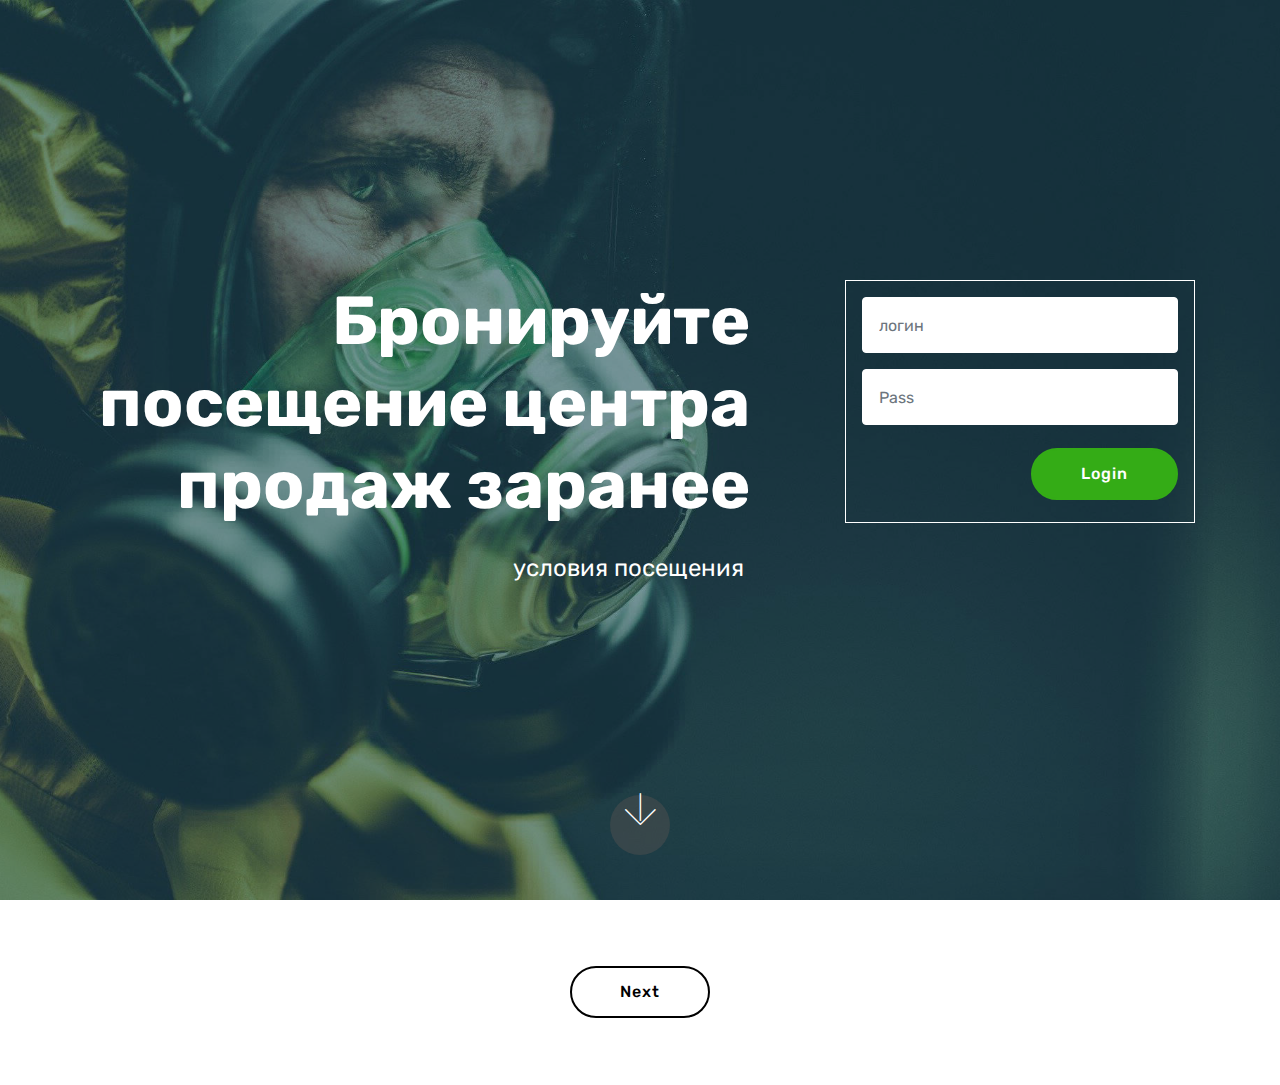
<file: index.html>
<!DOCTYPE html>
<html  >
<head>
  <!-- Site made with Mobirise Website Builder v4.12.3, https://mobirise.com -->
  <meta charset="UTF-8">
  <meta http-equiv="X-UA-Compatible" content="IE=edge">
  <meta name="generator" content="Mobirise v4.12.3, mobirise.com">
  <meta name="viewport" content="width=device-width, initial-scale=1, minimum-scale=1">
  <link rel="shortcut icon" href="assets/images/logo4.png" type="image/x-icon">
  <meta name="description" content="">
  
  
  <title>Home</title>
  <link rel="stylesheet" href="assets/web/assets/mobirise-icons/mobirise-icons.css">
  <link rel="stylesheet" href="assets/bootstrap/css/bootstrap.min.css">
  <link rel="stylesheet" href="assets/bootstrap/css/bootstrap-grid.min.css">
  <link rel="stylesheet" href="assets/bootstrap/css/bootstrap-reboot.min.css">
  <link rel="stylesheet" href="assets/tether/tether.min.css">
  <link rel="stylesheet" href="assets/theme/css/style.css">
  <link rel="preload" as="style" href="assets/mobirise/css/mbr-additional.css"><link rel="stylesheet" href="assets/mobirise/css/mbr-additional.css" type="text/css">
  
  
  
</head>
<body>
  <section class="header15 cid-rYjJnCEu2l mbr-fullscreen" id="header15-1m">

    

    <div class="mbr-overlay" style="opacity: 0.5; background-color: rgb(7, 59, 76);"></div>

    <div class="container align-right">
        <div class="row">
            <div class="mbr-white col-lg-8 col-md-7 content-container">
                <h1 class="mbr-section-title mbr-bold pb-3 mbr-fonts-style display-1">
                    Бронируйте посещение центра продаж заранее</h1>
                <p class="mbr-text pb-3 mbr-fonts-style display-5">
                    условия посещения&nbsp;</p>
            </div>
            <div class="col-lg-4 col-md-5">
                <div class="form-container">
                    <div class="media-container-column" data-form-type="formoid">
                        <!---Formbuilder Form--->
                        <form action="https://mobirise.com/" method="POST" class="mbr-form form-with-styler" data-form-title="Mobirise Form"><input type="hidden" name="email" data-form-email="true" value="qaWdeAmdQz/yiqVjUz4j7yJcVh/4owaUJP1uS4Iq2ANIznM6wVlGLBJd5bco9M4JuKWBxDxKeSonlqhqZ5CehS2s9OElbz5xuXRyRQy3utZMACAFSr3Q2pfiGUcQIylg">
                            <div class="row">
                                <div hidden="hidden" data-form-alert="" class="alert alert-success col-12"></div>
                                <div hidden="hidden" data-form-alert-danger="" class="alert alert-danger col-12">
                                </div>
                            </div>
                            <div class="dragArea row">
                                <div class="col-md-12 form-group " data-for="name">
                                    <input type="text" name="name" placeholder="логин" data-form-field="Name" required="required" class="form-control px-3 display-7" id="name-header15-1m">
                                </div>
                                <div class="col-md-12 form-group " data-for="email">
                                    <input type="email" name="email" placeholder="Pass" data-form-field="Email" required="required" class="form-control px-3 display-7" id="email-header15-1m">
                                </div>
                                
                                
                                <div class="col-md-12 input-group-btn"><button type="submit" class="btn btn-form btn-primary display-4" href="page1.html#header15-1">Login</button></div>
                            </div>
                        </form><!---Formbuilder Form--->
                    </div>
                </div>
            </div>
        </div>
    </div>
    <div class="mbr-arrow hidden-sm-down" aria-hidden="true">
        <a href="#next">
            <i class="mbri-down mbr-iconfont"></i>
        </a>
    </div>
</section>

<section class="engine"><a href="https://mobirise.info/v">html templates</a></section><section class="mbr-section content8 cid-rYjJnXdMDB" id="content8-1n">

    

    <div class="container">
        <div class="media-container-row title">
            <div class="col-12 col-md-8">
                <div class="mbr-section-btn align-center"><a class="btn btn-black-outline display-4" href="page9.html">Next</a></div>
            </div>
        </div>
    </div>
</section>


  <script src="assets/web/assets/jquery/jquery.min.js"></script>
  <script src="assets/popper/popper.min.js"></script>
  <script src="assets/bootstrap/js/bootstrap.min.js"></script>
  <script src="assets/tether/tether.min.js"></script>
  <script src="assets/smoothscroll/smooth-scroll.js"></script>
  <script src="assets/theme/js/script.js"></script>
  <script src="assets/formoid/formoid.min.js"></script>
  
  
</body>
</html>
</file>
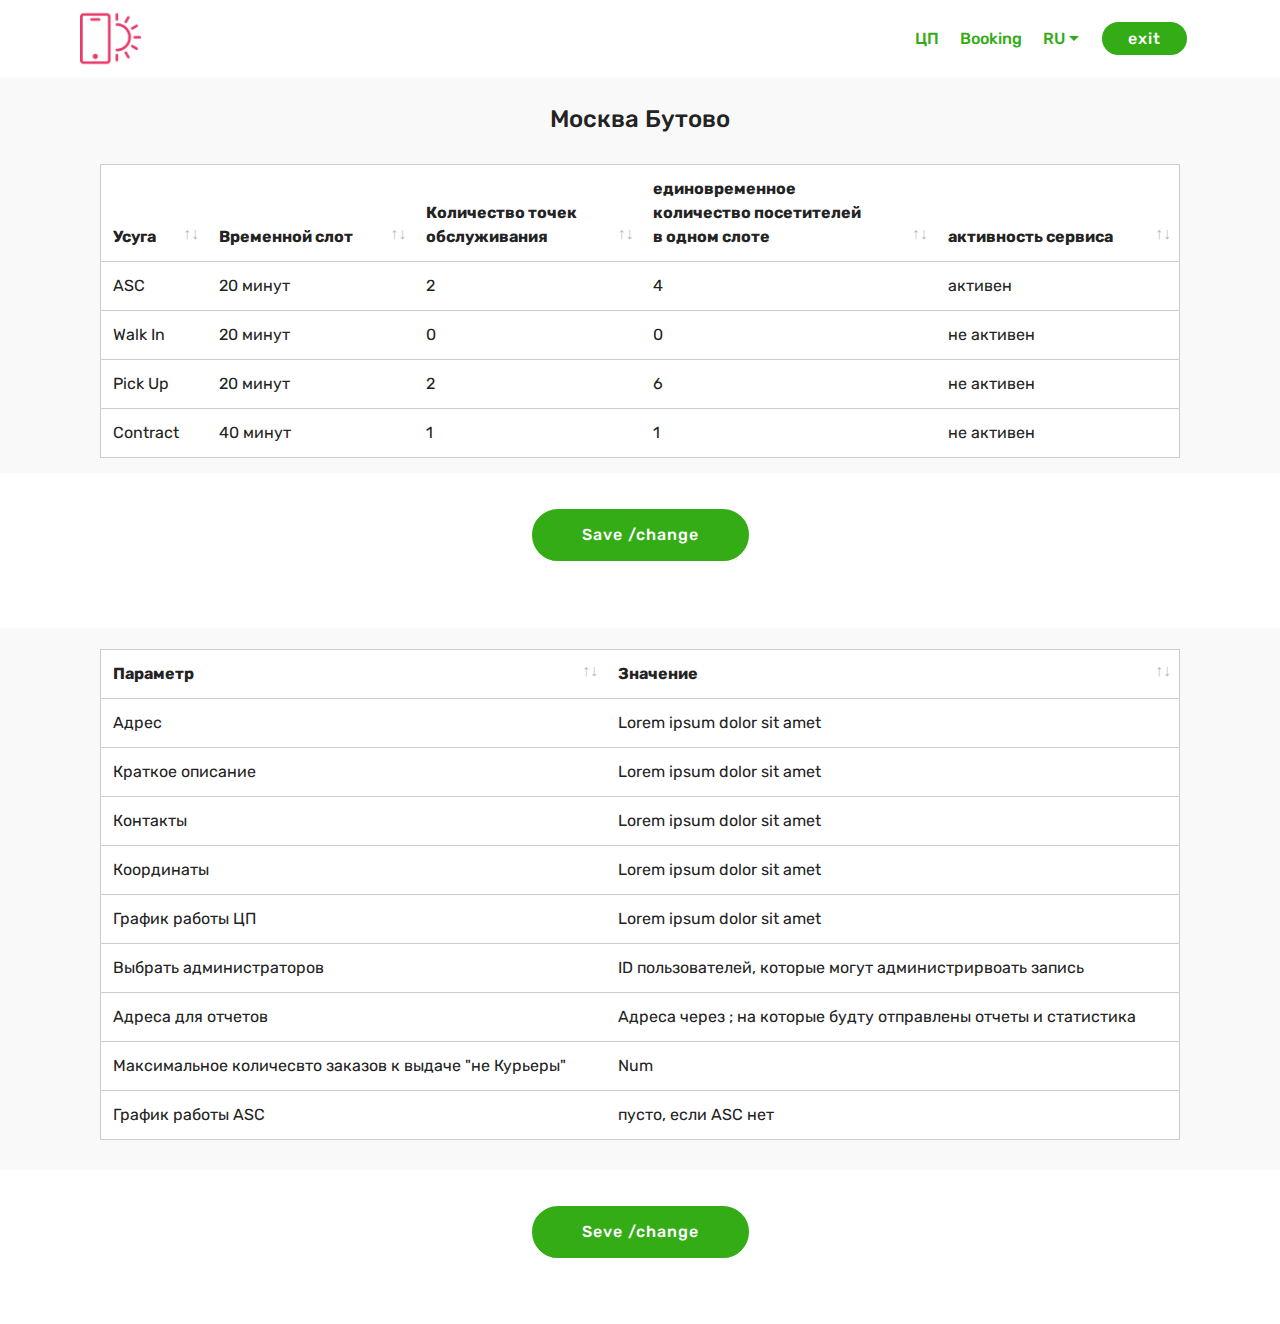
<file: page11.html>
<!DOCTYPE html>
<html  >
<head>
  <!-- Site made with Mobirise Website Builder v4.12.3, https://mobirise.com -->
  <meta charset="UTF-8">
  <meta http-equiv="X-UA-Compatible" content="IE=edge">
  <meta name="generator" content="Mobirise v4.12.3, mobirise.com">
  <meta name="viewport" content="width=device-width, initial-scale=1, minimum-scale=1">
  <link rel="shortcut icon" href="assets/images/logo4.png" type="image/x-icon">
  <meta name="description" content="Web Page Creator Description">
  
  
  <title>1SC</title>
  <link rel="stylesheet" href="assets/bootstrap/css/bootstrap.min.css">
  <link rel="stylesheet" href="assets/bootstrap/css/bootstrap-grid.min.css">
  <link rel="stylesheet" href="assets/bootstrap/css/bootstrap-reboot.min.css">
  <link rel="stylesheet" href="assets/tether/tether.min.css">
  <link rel="stylesheet" href="assets/dropdown/css/style.css">
  <link rel="stylesheet" href="assets/datatables/data-tables.bootstrap4.min.css">
  <link rel="stylesheet" href="assets/theme/css/style.css">
  <link rel="preload" as="style" href="assets/mobirise/css/mbr-additional.css"><link rel="stylesheet" href="assets/mobirise/css/mbr-additional.css" type="text/css">
  
  
  
</head>
<body>
  <section class="menu cid-rYjqBgUQgb" once="menu" id="menu2-1c">

    

    <nav class="navbar navbar-expand beta-menu navbar-dropdown align-items-center navbar-fixed-top navbar-toggleable-sm">
        <button class="navbar-toggler navbar-toggler-right" type="button" data-toggle="collapse" data-target="#navbarSupportedContent" aria-controls="navbarSupportedContent" aria-expanded="false" aria-label="Toggle navigation">
            <div class="hamburger">
                <span></span>
                <span></span>
                <span></span>
                <span></span>
            </div>
        </button>
        <div class="menu-logo">
            <div class="navbar-brand">
                <span class="navbar-logo">
                    <a href="https://mobirise.co">
                        <img src="assets/images/logo2.png" alt="Mobirise" style="height: 3.8rem;">
                    </a>
                </span>
                
            </div>
        </div>
        <div class="collapse navbar-collapse" id="navbarSupportedContent">
            <ul class="navbar-nav nav-dropdown" data-app-modern-menu="true"><li class="nav-item">
                    <a class="nav-link link text-primary display-4" href="page9.html">
                        ЦП</a>
                </li><li class="nav-item"><a class="nav-link link text-primary display-4" href="page12.html">Booking</a></li><li class="nav-item dropdown"><a class="nav-link link text-primary dropdown-toggle display-4" href="page9.html" data-toggle="dropdown-submenu" aria-expanded="true">RU</a><div class="dropdown-menu"><a class="text-primary dropdown-item display-4" href="page9.html">&nbsp;EN<br>KZ<br>BY<br>LV</a></div></li></ul>
            <div class="navbar-buttons mbr-section-btn"><a class="btn btn-sm btn-primary display-4" href="index.html">exit 
                    </a></div>
        </div>
    </nav>
</section>

<section class="engine"><a href="https://mobirise.info/k">develop own website</a></section><section class="section-table cid-rYjqBhpugr" id="table1-1d">

  
  
  <div class="container container-table">
      <h2 class="mbr-section-title mbr-fonts-style align-center pb-3 display-5">Москва Бутово</h2>
      
      <div class="table-wrapper">
        <div class="container">
          
        </div>

        <div class="container scroll">
          <table class="table" cellspacing="0">
            <thead>
              <tr class="table-heads ">
                  
                  
                  
                  
              <th class="head-item mbr-fonts-style display-7">Усуга</th><th class="head-item mbr-fonts-style display-7">
                      Временной слот</th><th class="head-item mbr-fonts-style display-7">Количество точек <br>обслуживания</th><th class="head-item mbr-fonts-style display-7">единовременное <br>количество посетителей<br>в одном слоте</th><th class="head-item mbr-fonts-style display-7">активность сервиса</th></tr>
            </thead>

            <tbody>
              
              
              
              
            <tr> 
                
                
                
                
              <td class="body-item mbr-fonts-style display-7">ASC</td><td class="body-item mbr-fonts-style display-7">20 минут</td><td class="body-item mbr-fonts-style display-7">2</td><td class="body-item mbr-fonts-style display-7">4</td><td class="body-item mbr-fonts-style display-7">активен</td></tr><tr>
                
                
                
                
              <td class="body-item mbr-fonts-style display-7">Walk In</td><td class="body-item mbr-fonts-style display-7">20 минут</td><td class="body-item mbr-fonts-style display-7">0</td><td class="body-item mbr-fonts-style display-7">0</td><td class="body-item mbr-fonts-style display-7">не активен</td></tr><tr>
                
                
                
                
              <td class="body-item mbr-fonts-style display-7">Pick Up</td><td class="body-item mbr-fonts-style display-7">20 минут&nbsp;</td><td class="body-item mbr-fonts-style display-7">2</td><td class="body-item mbr-fonts-style display-7">6</td><td class="body-item mbr-fonts-style display-7">не активен</td></tr><tr>
                
                
                
                
              <td class="body-item mbr-fonts-style display-7">Contract</td><td class="body-item mbr-fonts-style display-7">40 минут&nbsp;</td><td class="body-item mbr-fonts-style display-7">1</td><td class="body-item mbr-fonts-style display-7">1</td><td class="body-item mbr-fonts-style display-7">не активен</td></tr></tbody>
          </table>
        </div>
        <div class="container table-info-container">
          
        </div>
      </div>
    </div>
</section>

<section class="mbr-section content8 cid-rYjqBilzDR" id="content8-1e">

    

    <div class="container">
        <div class="media-container-row title">
            <div class="col-12 col-md-8">
                <div class="mbr-section-btn align-center"><a class="btn btn-primary display-4" href="page11.html">Save /change</a></div>
            </div>
        </div>
    </div>
</section>

<section class="section-table cid-rYjs80klQI" id="table1-1f">

  
  
  <div class="container container-table">
      
      
      <div class="table-wrapper">
        <div class="container">
          
        </div>

        <div class="container scroll">
          <table class="table" cellspacing="0">
            <thead>
              <tr class="table-heads ">
                  
                  
                  
                  
              <th class="head-item mbr-fonts-style display-7">Параметр</th><th class="head-item mbr-fonts-style display-7">Значение</th></tr>
            </thead>

            <tbody>
              
              
              
              
            <tr> 
                
                
                
                
              <td class="body-item mbr-fonts-style display-7">Адрес</td><td class="body-item mbr-fonts-style display-7">Lorem ipsum dolor sit amet</td></tr><tr>
                
                
                
                
              <td class="body-item mbr-fonts-style display-7">Краткое описание</td><td class="body-item mbr-fonts-style display-7">Lorem ipsum dolor sit amet</td></tr><tr>
                
                
                
                
              <td class="body-item mbr-fonts-style display-7">Контакты</td><td class="body-item mbr-fonts-style display-7">Lorem ipsum dolor sit amet</td></tr><tr>
                
                
                
                
              <td class="body-item mbr-fonts-style display-7">Координаты</td><td class="body-item mbr-fonts-style display-7">Lorem ipsum dolor sit amet</td></tr><tr>
                
                
                
                
              <td class="body-item mbr-fonts-style display-7">График работы ЦП</td><td class="body-item mbr-fonts-style display-7">Lorem ipsum dolor sit amet</td></tr><tr>
                
                
                
                
              <td class="body-item mbr-fonts-style display-7">Выбрать администраторов</td><td class="body-item mbr-fonts-style display-7">ID пользователей, которые могут администрирвоать запись</td></tr><tr>
                
                
                
                
              <td class="body-item mbr-fonts-style display-7">Адреса для отчетов</td><td class="body-item mbr-fonts-style display-7">Адреса через ; на которые будту отправлены отчеты и статистика</td></tr><tr>
                
                
                
                
              <td class="body-item mbr-fonts-style display-7">Максимальное количесвто заказов к выдаче "не Курьеры"</td><td class="body-item mbr-fonts-style display-7">Num</td></tr><tr>
                
                
                
                
              <td class="body-item mbr-fonts-style display-7">График работы ASC&nbsp;</td><td class="body-item mbr-fonts-style display-7">пусто, если ASC нет&nbsp;</td></tr></tbody>
          </table>
        </div>
        <div class="container table-info-container">
          
        </div>
      </div>
    </div>
</section>

<section class="mbr-section content8 cid-rYjsicnaKA" id="content8-1g">

    

    <div class="container">
        <div class="media-container-row title">
            <div class="col-12 col-md-8">
                <div class="mbr-section-btn align-center"><a class="btn btn-primary display-4" href="page11.html">Seve /change</a></div>
            </div>
        </div>
    </div>
</section>


  <script src="assets/web/assets/jquery/jquery.min.js"></script>
  <script src="assets/popper/popper.min.js"></script>
  <script src="assets/bootstrap/js/bootstrap.min.js"></script>
  <script src="assets/tether/tether.min.js"></script>
  <script src="assets/smoothscroll/smooth-scroll.js"></script>
  <script src="assets/dropdown/js/nav-dropdown.js"></script>
  <script src="assets/dropdown/js/navbar-dropdown.js"></script>
  <script src="assets/touchswipe/jquery.touch-swipe.min.js"></script>
  <script src="assets/datatables/jquery.data-tables.min.js"></script>
  <script src="assets/datatables/data-tables.bootstrap4.min.js"></script>
  <script src="assets/theme/js/script.js"></script>
  
  
</body>
</html>
</file>
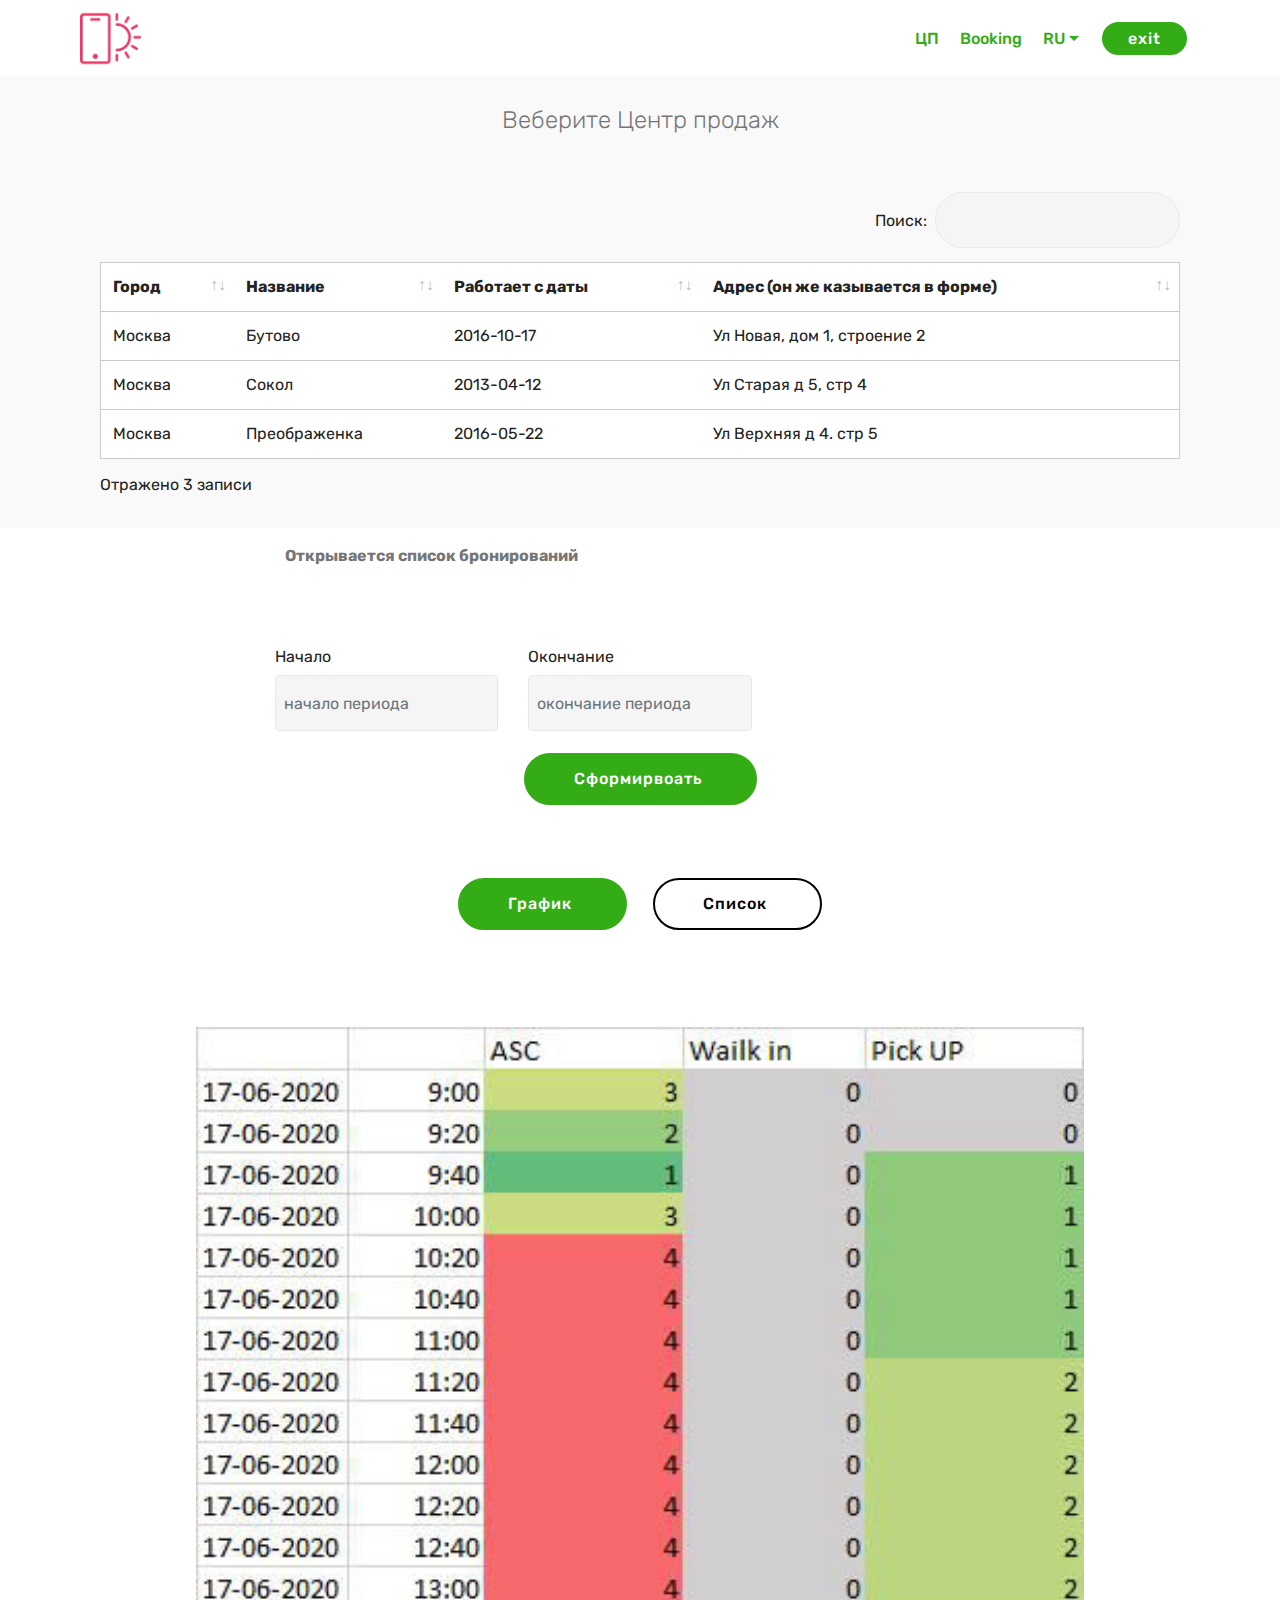
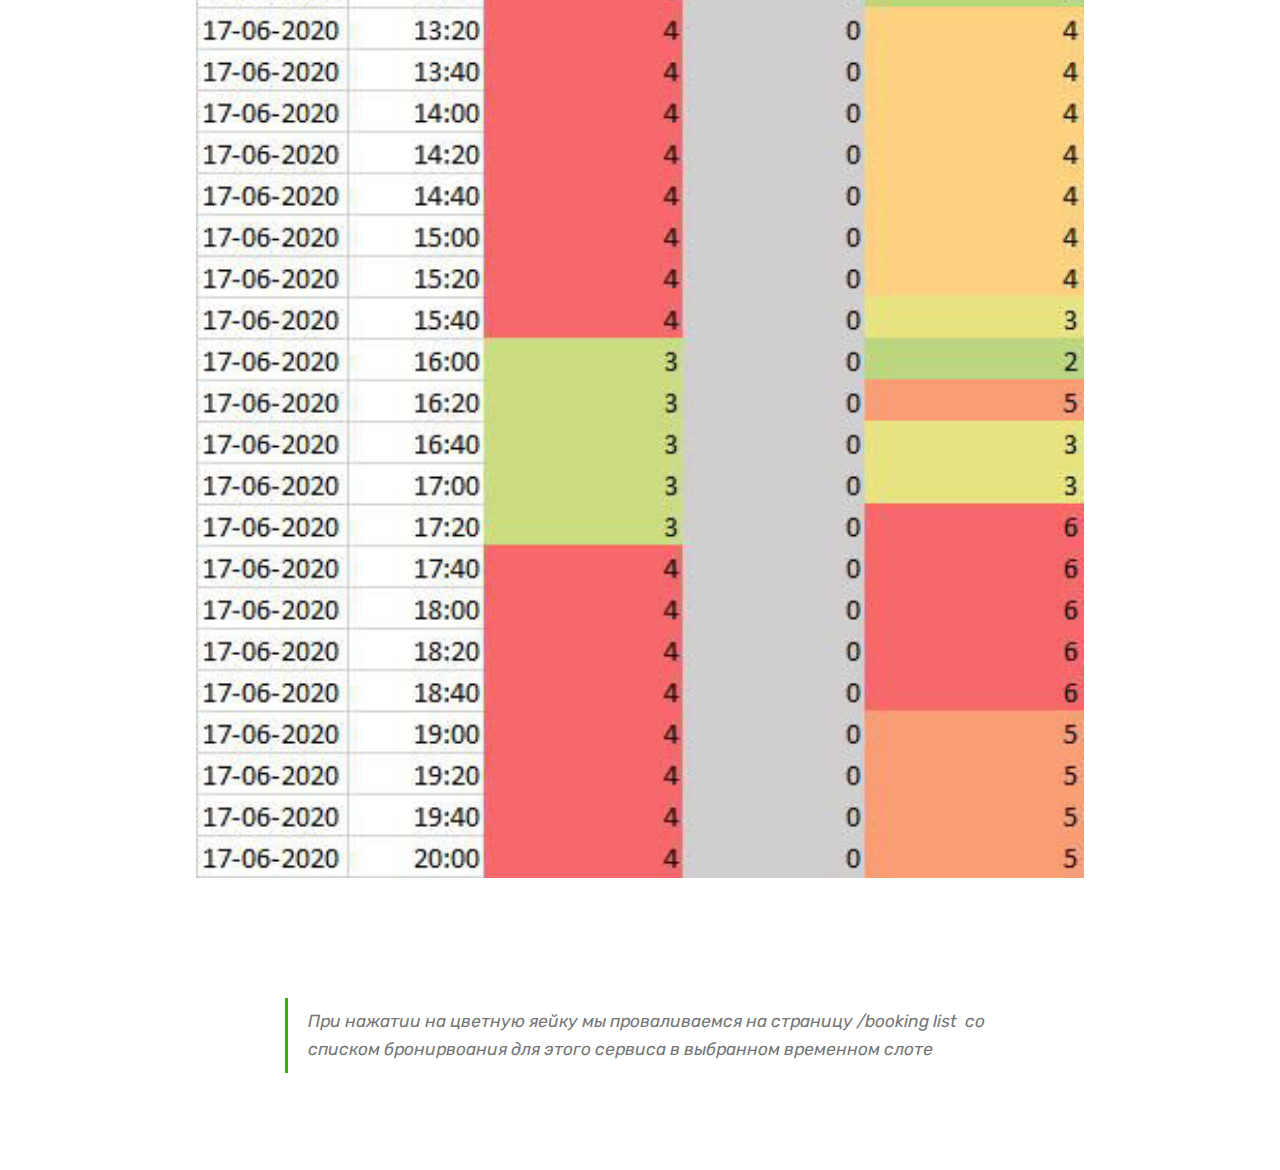
<file: page12.html>
<!DOCTYPE html>
<html  >
<head>
  <!-- Site made with Mobirise Website Builder v4.12.3, https://mobirise.com -->
  <meta charset="UTF-8">
  <meta http-equiv="X-UA-Compatible" content="IE=edge">
  <meta name="generator" content="Mobirise v4.12.3, mobirise.com">
  <meta name="viewport" content="width=device-width, initial-scale=1, minimum-scale=1">
  <link rel="shortcut icon" href="assets/images/logo4.png" type="image/x-icon">
  <meta name="description" content="Web Page Creator Description">
  
  
  <title>boking</title>
  <link rel="stylesheet" href="assets/bootstrap/css/bootstrap.min.css">
  <link rel="stylesheet" href="assets/bootstrap/css/bootstrap-grid.min.css">
  <link rel="stylesheet" href="assets/bootstrap/css/bootstrap-reboot.min.css">
  <link rel="stylesheet" href="assets/tether/tether.min.css">
  <link rel="stylesheet" href="assets/dropdown/css/style.css">
  <link rel="stylesheet" href="assets/datatables/data-tables.bootstrap4.min.css">
  <link rel="stylesheet" href="assets/theme/css/style.css">
  <link rel="preload" as="style" href="assets/mobirise/css/mbr-additional.css"><link rel="stylesheet" href="assets/mobirise/css/mbr-additional.css" type="text/css">
  
  
  
</head>
<body>
  <section class="menu cid-rYjtQEEt6U" once="menu" id="menu2-1h">

    

    <nav class="navbar navbar-expand beta-menu navbar-dropdown align-items-center navbar-fixed-top navbar-toggleable-sm">
        <button class="navbar-toggler navbar-toggler-right" type="button" data-toggle="collapse" data-target="#navbarSupportedContent" aria-controls="navbarSupportedContent" aria-expanded="false" aria-label="Toggle navigation">
            <div class="hamburger">
                <span></span>
                <span></span>
                <span></span>
                <span></span>
            </div>
        </button>
        <div class="menu-logo">
            <div class="navbar-brand">
                <span class="navbar-logo">
                    <a href="https://mobirise.co">
                        <img src="assets/images/logo2.png" alt="Mobirise" style="height: 3.8rem;">
                    </a>
                </span>
                
            </div>
        </div>
        <div class="collapse navbar-collapse" id="navbarSupportedContent">
            <ul class="navbar-nav nav-dropdown" data-app-modern-menu="true"><li class="nav-item">
                    <a class="nav-link link text-primary display-4" href="page9.html">
                        ЦП</a>
                </li><li class="nav-item"><a class="nav-link link text-primary display-4" href="page12.html">Booking</a></li><li class="nav-item dropdown"><a class="nav-link link text-primary dropdown-toggle display-4" href="page9.html" data-toggle="dropdown-submenu" aria-expanded="true">RU</a><div class="dropdown-menu"><a class="text-primary dropdown-item display-4" href="page9.html">&nbsp;EN<br>KZ<br>BY<br>LV</a></div></li></ul>
            <div class="navbar-buttons mbr-section-btn"><a class="btn btn-sm btn-primary display-4" href="index.html">exit 
                    </a></div>
        </div>
    </nav>
</section>

<section class="engine"><a href="https://mobirise.info/z">best website templates</a></section><section class="section-table cid-rYjKul5Isg" id="table1-1q">

  
  
  <div class="container container-table">
      
      <h3 class="mbr-section-subtitle mbr-fonts-style align-center pb-5 mbr-light display-5">Веберите Центр продаж</h3>
      <div class="table-wrapper">
        <div class="container">
          <div class="row search">
            <div class="col-md-6"></div>
            <div class="col-md-6">
                <div class="dataTables_filter">
                  <label class="searchInfo mbr-fonts-style display-7">Поиск:</label>
                  <input class="form-control input-sm" disabled="">
                </div>
            </div>
          </div>
        </div>

        <div class="container scroll">
          <table class="table isSearch" cellspacing="0">
            <thead>
              <tr class="table-heads ">
                  
                  
                  
                  
              <th class="head-item mbr-fonts-style display-7">
                      Город</th><th class="head-item mbr-fonts-style display-7">
                      Название</th><th class="head-item mbr-fonts-style display-7">Работает с даты</th><th class="head-item mbr-fonts-style display-7">Адрес (он же казывается в форме)</th></tr>
            </thead>

            <tbody>
              
              
              
              
            <tr> 
                
                
                
                
              <td class="body-item mbr-fonts-style display-7">Москва</td><td class="body-item mbr-fonts-style display-7">Бутово</td><td class="body-item mbr-fonts-style display-7">2016-10-17</td><td class="body-item mbr-fonts-style display-7">Ул Новая, дом 1, строение 2</td></tr><tr>
                
                
                
                
              <td class="body-item mbr-fonts-style display-7">Москва</td><td class="body-item mbr-fonts-style display-7">Сокол</td><td class="body-item mbr-fonts-style display-7">2013-04-12</td><td class="body-item mbr-fonts-style display-7">Ул Старая д 5, стр 4</td></tr><tr>
                
                
                
                
              <td class="body-item mbr-fonts-style display-7">Москва</td><td class="body-item mbr-fonts-style display-7">Преображенка</td><td class="body-item mbr-fonts-style display-7">2016-05-22</td><td class="body-item mbr-fonts-style display-7">Ул Верхняя д 4. стр 5</td></tr></tbody>
          </table>
        </div>
        <div class="container table-info-container">
          <div class="row info">
            <div class="col-md-6">
              <div class="dataTables_info mbr-fonts-style display-7">
                <span class="infoBefore">Отражено</span>
                <span class="inactive infoRows"></span>
                <span class="infoAfter">записи</span>
                <span class="infoFilteredBefore">(фильтр на</span>
                <span class="inactive infoRows"></span>
                <span class="infoFilteredAfter"> записи)</span>
              </div>
            </div>
            <div class="col-md-6"></div>
          </div>
        </div>
      </div>
    </div>
</section>

<section class="mbr-section article content1 cid-rYjKF2bujy" id="content1-1s">
    
     

    <div class="container">
        <div class="media-container-row">
            <div class="mbr-text col-12 mbr-fonts-style display-7 col-md-8"><strong>Открывается список бронирований</strong></div>
        </div>
    </div>
</section>

<section class="mbr-section form1 cid-rYjKS2ZAGU" id="form1-1t">

    

    
    <div class="container">
        <div class="row justify-content-center">
            <div class="title col-12 col-lg-8">
                
                
            </div>
        </div>
    </div>
    <div class="container">
        <div class="row justify-content-center">
            <div class="media-container-column col-lg-8" data-form-type="formoid">
                <!---Formbuilder Form--->
                <form action="https://mobirise.com/" method="POST" class="mbr-form form-with-styler" data-form-title="Mobirise Form"><input type="hidden" name="email" data-form-email="true" value="pF/hHpRWlbGD8RRFSqyNRPP4bDVa2As4L8J8DPcDSp95ct+YiyWnG7UV/3TwK4Af6JJGmvGXCkOt98CuoyUOn8goEGgx7HwLv4vSQOLlAkzwVT+cvI6WWrvlHZw9eJhN">
                    <div class="row">
                        <div hidden="hidden" data-form-alert="" class="alert alert-success col-12"></div>
                        <div hidden="hidden" data-form-alert-danger="" class="alert alert-danger col-12">
                        </div>
                    </div>
                    <div class="dragArea row">
                        <div class="col-md-4  form-group" data-for="name">
                            <label for="name-form1-1t" class="form-control-label mbr-fonts-style display-7">Начало</label>
                            <input type="text" name="name" data-form-field="Name" required="required" class="form-control display-7" placeholder="начало периода" id="name-form1-1t">
                        </div>
                        <div class="col-md-4  form-group" data-for="email">
                            <label for="email-form1-1t" class="form-control-label mbr-fonts-style display-7">Окончание</label>
                            <input type="email" name="email" data-form-field="Email" required="required" class="form-control display-7" placeholder="окончание периода " id="email-form1-1t">
                        </div>
                        
                        
                        <div class="col-md-12 input-group-btn align-center"><button type="submit" class="btn btn-primary btn-form display-4" href="page12.html">Сформирвоать&nbsp;</button></div>
                    </div>
                </form><!---Formbuilder Form--->
            </div>
        </div>
    </div>
</section>

<section class="mbr-section content8 cid-rYjN5Ro3Xi" id="content8-1u">

    

    <div class="container">
        <div class="media-container-row title">
            <div class="col-12 col-md-8">
                <div class="mbr-section-btn align-center"><a class="btn btn-primary display-4" href="https://mobirise.co">График&nbsp;</a>
                    <a class="btn btn-black-outline display-4" href="page4.html#table1-24">Список&nbsp;</a></div>
            </div>
        </div>
    </div>
</section>

<section class="cid-rYjNw8OrcC" id="image3-1x">

    

    <figure class="mbr-figure container">
            <div class="image-block" style="width: 80%;">
                <img src="assets/images/photo-2020-05-07-18-52-18-429x701.jpg" width="1400" alt="Mobirise" title="">
                
            </div>
    </figure>
</section>

<section class="mbr-section article content1 cid-rYp7U5pH4H" id="content2-27">

     

    <div class="container">
        <div class="media-container-row">
            <div class="mbr-text col-12 col-md-8 mbr-fonts-style display-7">
                <blockquote>При нажатии на цветную яейку мы проваливаемся на страницу /booking list &nbsp;со списком бронирвоания для этого сервиса в выбранном временном слоте&nbsp;</blockquote>
            </div>
        </div>
    </div>
</section>


  <script src="assets/web/assets/jquery/jquery.min.js"></script>
  <script src="assets/popper/popper.min.js"></script>
  <script src="assets/bootstrap/js/bootstrap.min.js"></script>
  <script src="assets/tether/tether.min.js"></script>
  <script src="assets/smoothscroll/smooth-scroll.js"></script>
  <script src="assets/dropdown/js/nav-dropdown.js"></script>
  <script src="assets/dropdown/js/navbar-dropdown.js"></script>
  <script src="assets/touchswipe/jquery.touch-swipe.min.js"></script>
  <script src="assets/datatables/jquery.data-tables.min.js"></script>
  <script src="assets/datatables/data-tables.bootstrap4.min.js"></script>
  <script src="assets/theme/js/script.js"></script>
  <script src="assets/formoid/formoid.min.js"></script>
  
  
</body>
</html>
</file>
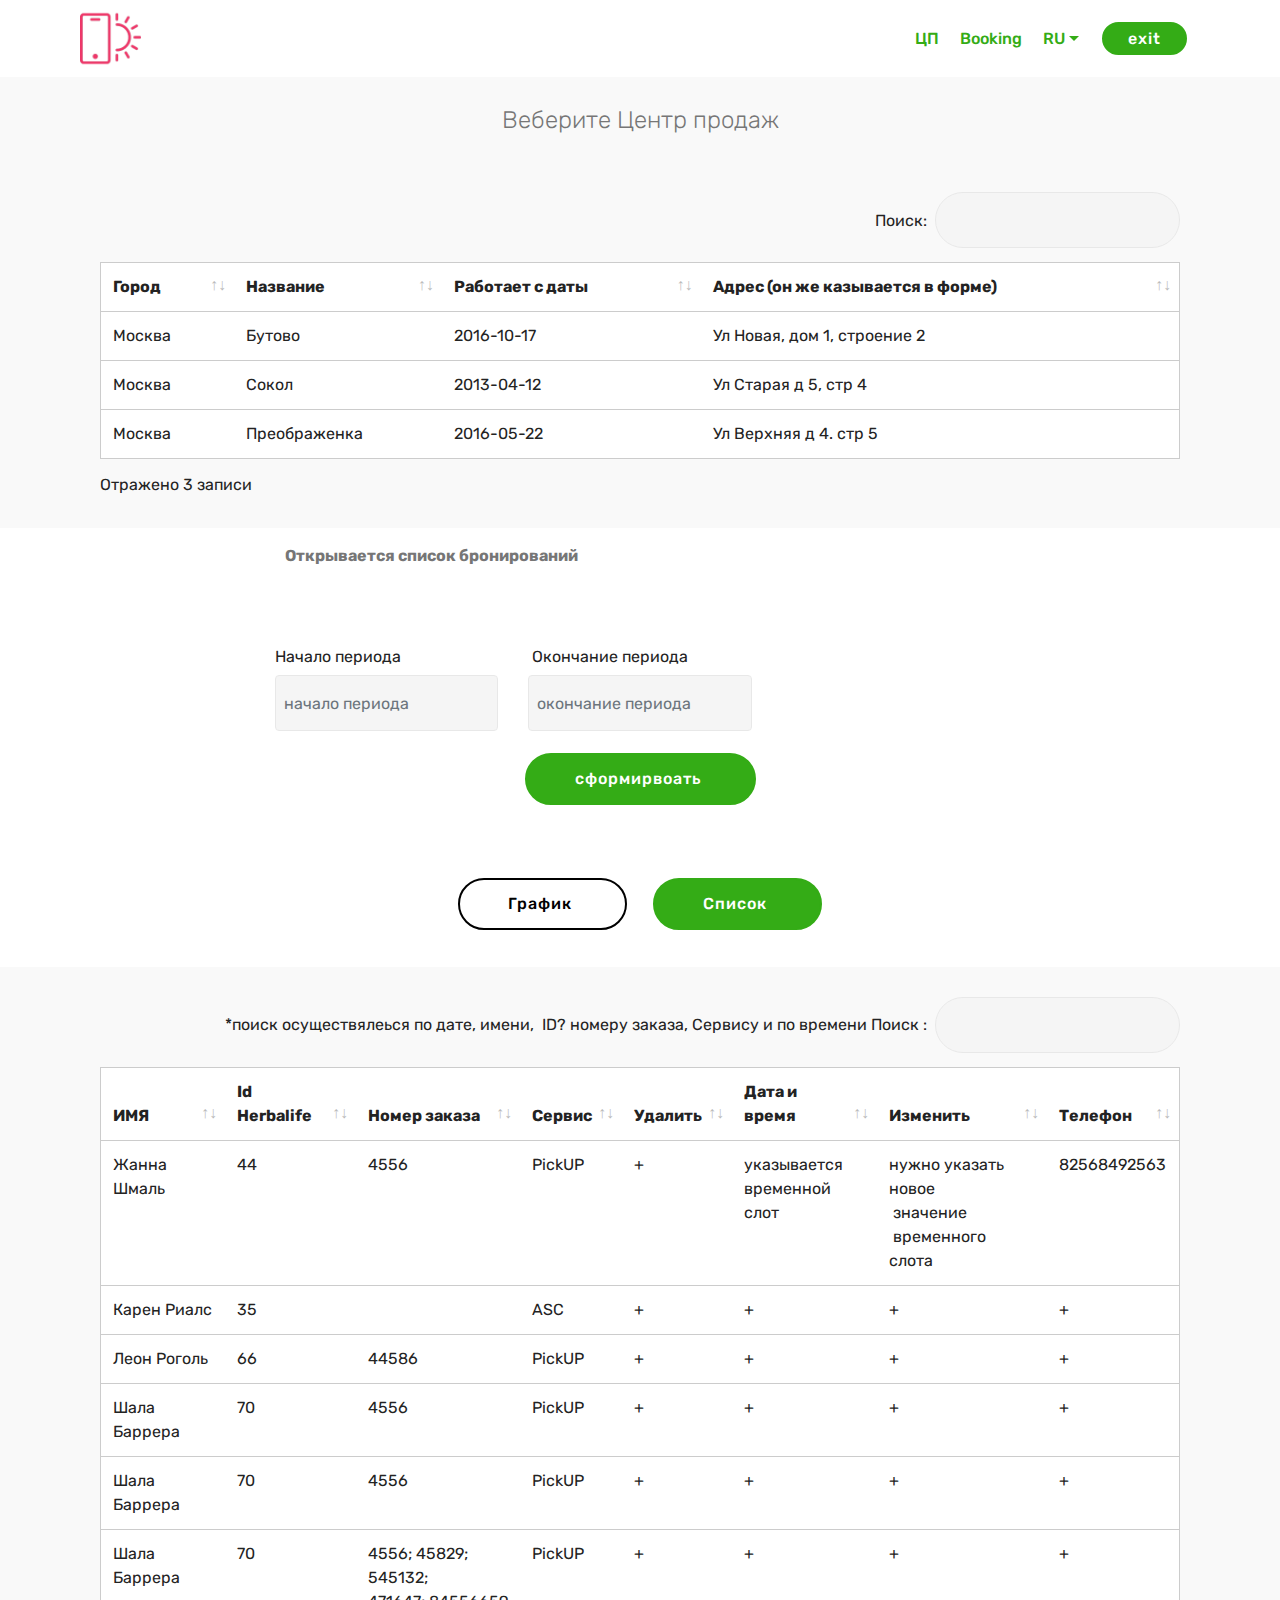
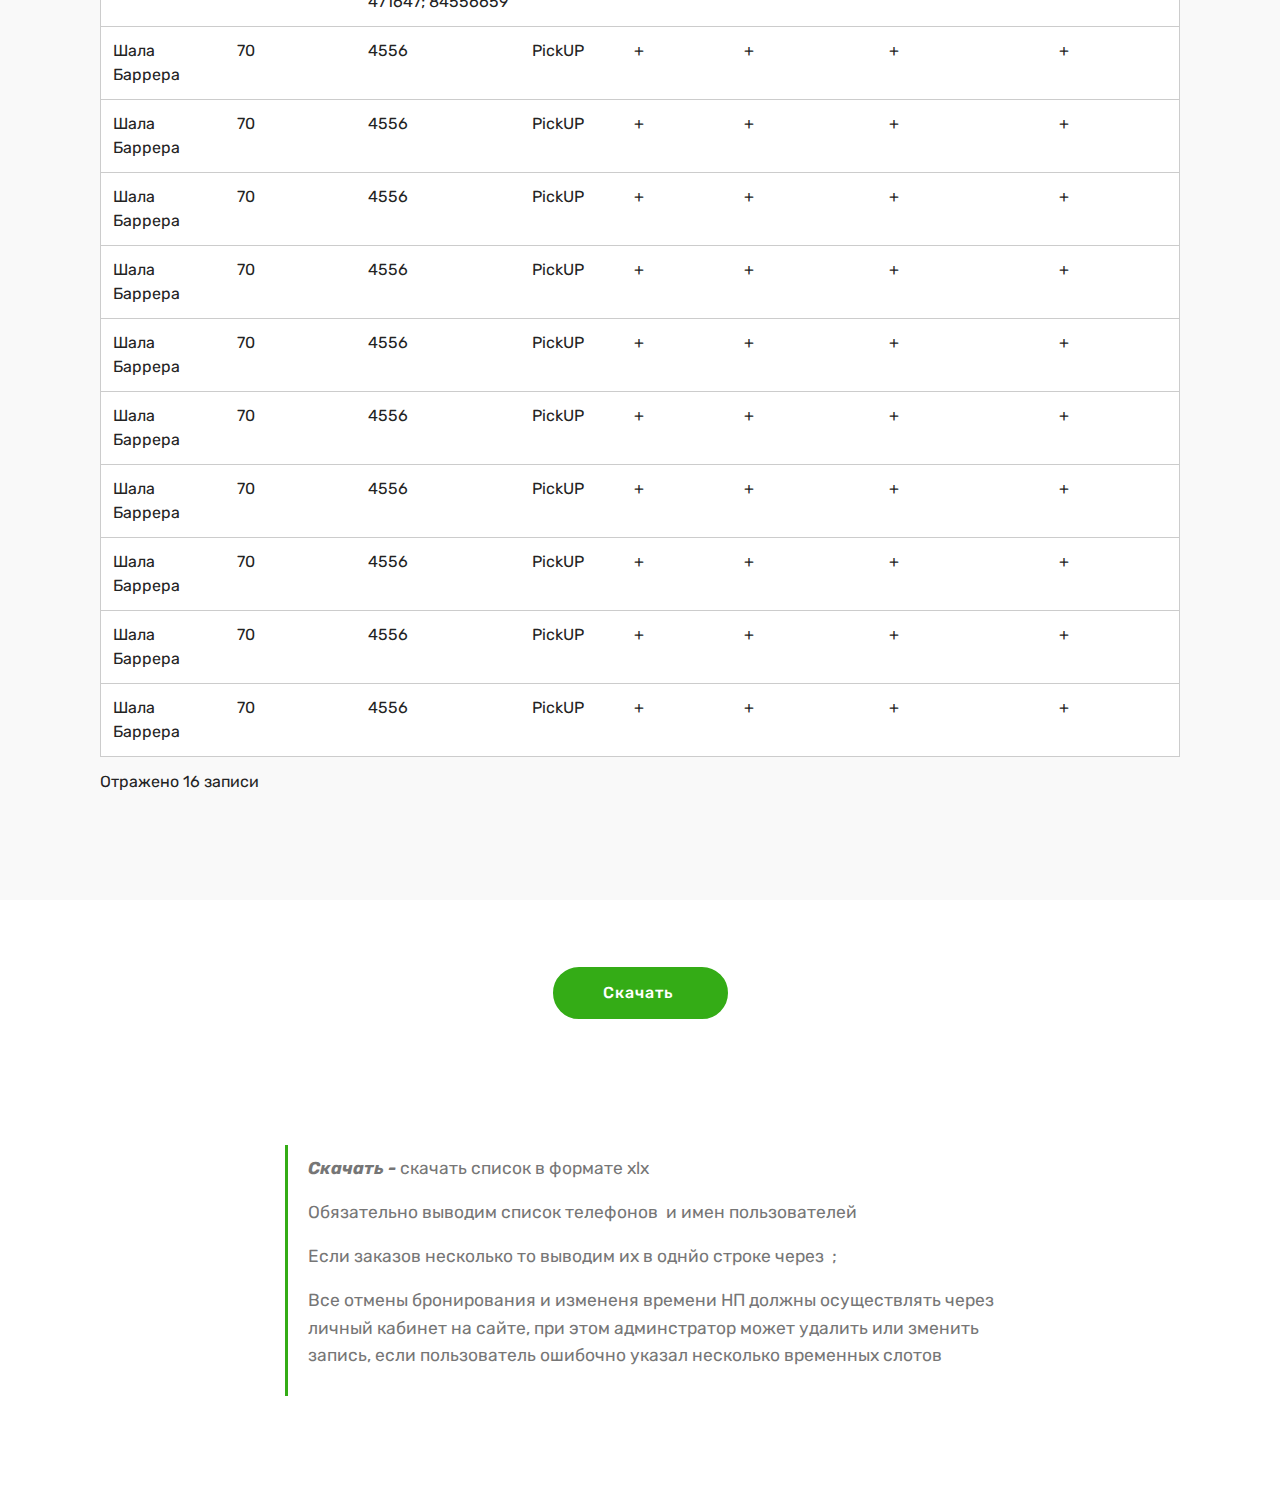
<file: page4.html>
<!DOCTYPE html>
<html  >
<head>
  <!-- Site made with Mobirise Website Builder v4.12.3, https://mobirise.com -->
  <meta charset="UTF-8">
  <meta http-equiv="X-UA-Compatible" content="IE=edge">
  <meta name="generator" content="Mobirise v4.12.3, mobirise.com">
  <meta name="viewport" content="width=device-width, initial-scale=1, minimum-scale=1">
  <link rel="shortcut icon" href="assets/images/logo4.png" type="image/x-icon">
  <meta name="description" content="Web Page Creator Description">
  
  
  <title>booking list</title>
  <link rel="stylesheet" href="assets/bootstrap/css/bootstrap.min.css">
  <link rel="stylesheet" href="assets/bootstrap/css/bootstrap-grid.min.css">
  <link rel="stylesheet" href="assets/bootstrap/css/bootstrap-reboot.min.css">
  <link rel="stylesheet" href="assets/tether/tether.min.css">
  <link rel="stylesheet" href="assets/dropdown/css/style.css">
  <link rel="stylesheet" href="assets/datatables/data-tables.bootstrap4.min.css">
  <link rel="stylesheet" href="assets/theme/css/style.css">
  <link rel="preload" as="style" href="assets/mobirise/css/mbr-additional.css"><link rel="stylesheet" href="assets/mobirise/css/mbr-additional.css" type="text/css">
  
  
  
</head>
<body>
  <section class="menu cid-rYjNHHqPBh" once="menu" id="menu2-1y">

    

    <nav class="navbar navbar-expand beta-menu navbar-dropdown align-items-center navbar-fixed-top navbar-toggleable-sm">
        <button class="navbar-toggler navbar-toggler-right" type="button" data-toggle="collapse" data-target="#navbarSupportedContent" aria-controls="navbarSupportedContent" aria-expanded="false" aria-label="Toggle navigation">
            <div class="hamburger">
                <span></span>
                <span></span>
                <span></span>
                <span></span>
            </div>
        </button>
        <div class="menu-logo">
            <div class="navbar-brand">
                <span class="navbar-logo">
                    <a href="https://mobirise.co">
                        <img src="assets/images/logo2.png" alt="Mobirise" style="height: 3.8rem;">
                    </a>
                </span>
                
            </div>
        </div>
        <div class="collapse navbar-collapse" id="navbarSupportedContent">
            <ul class="navbar-nav nav-dropdown" data-app-modern-menu="true"><li class="nav-item">
                    <a class="nav-link link text-primary display-4" href="page9.html">
                        ЦП</a>
                </li><li class="nav-item"><a class="nav-link link text-primary display-4" href="page12.html">Booking</a></li><li class="nav-item dropdown"><a class="nav-link link text-primary dropdown-toggle display-4" href="page9.html" data-toggle="dropdown-submenu" aria-expanded="true">RU</a><div class="dropdown-menu"><a class="text-primary dropdown-item display-4" href="page9.html">&nbsp;EN<br>KZ<br>BY<br>LV</a></div></li></ul>
            <div class="navbar-buttons mbr-section-btn"><a class="btn btn-sm btn-primary display-4" href="index.html">exit 
                    </a></div>
        </div>
    </nav>
</section>

<section class="engine"><a href="https://mobirise.info/w">html5 templates</a></section><section class="section-table cid-rYjNHHYFBV" id="table1-1z">

  
  
  <div class="container container-table">
      
      <h3 class="mbr-section-subtitle mbr-fonts-style align-center pb-5 mbr-light display-5">Веберите Центр продаж</h3>
      <div class="table-wrapper">
        <div class="container">
          <div class="row search">
            <div class="col-md-6"></div>
            <div class="col-md-6">
                <div class="dataTables_filter">
                  <label class="searchInfo mbr-fonts-style display-7">Поиск:</label>
                  <input class="form-control input-sm" disabled="">
                </div>
            </div>
          </div>
        </div>

        <div class="container scroll">
          <table class="table isSearch" cellspacing="0">
            <thead>
              <tr class="table-heads ">
                  
                  
                  
                  
              <th class="head-item mbr-fonts-style display-7">
                      Город</th><th class="head-item mbr-fonts-style display-7">
                      Название</th><th class="head-item mbr-fonts-style display-7">Работает с даты</th><th class="head-item mbr-fonts-style display-7">Адрес (он же казывается в форме)</th></tr>
            </thead>

            <tbody>
              
              
              
              
            <tr> 
                
                
                
                
              <td class="body-item mbr-fonts-style display-7">Москва</td><td class="body-item mbr-fonts-style display-7">Бутово</td><td class="body-item mbr-fonts-style display-7">2016-10-17</td><td class="body-item mbr-fonts-style display-7">Ул Новая, дом 1, строение 2</td></tr><tr>
                
                
                
                
              <td class="body-item mbr-fonts-style display-7">Москва</td><td class="body-item mbr-fonts-style display-7">Сокол</td><td class="body-item mbr-fonts-style display-7">2013-04-12</td><td class="body-item mbr-fonts-style display-7">Ул Старая д 5, стр 4</td></tr><tr>
                
                
                
                
              <td class="body-item mbr-fonts-style display-7">Москва</td><td class="body-item mbr-fonts-style display-7">Преображенка</td><td class="body-item mbr-fonts-style display-7">2016-05-22</td><td class="body-item mbr-fonts-style display-7">Ул Верхняя д 4. стр 5</td></tr></tbody>
          </table>
        </div>
        <div class="container table-info-container">
          <div class="row info">
            <div class="col-md-6">
              <div class="dataTables_info mbr-fonts-style display-7">
                <span class="infoBefore">Отражено</span>
                <span class="inactive infoRows"></span>
                <span class="infoAfter">записи</span>
                <span class="infoFilteredBefore">(фильтр на</span>
                <span class="inactive infoRows"></span>
                <span class="infoFilteredAfter"> записи)</span>
              </div>
            </div>
            <div class="col-md-6"></div>
          </div>
        </div>
      </div>
    </div>
</section>

<section class="mbr-section article content1 cid-rYjNHJ7aoB" id="content1-20">
    
     

    <div class="container">
        <div class="media-container-row">
            <div class="mbr-text col-12 mbr-fonts-style display-7 col-md-8"><strong>Открывается список бронирований</strong></div>
        </div>
    </div>
</section>

<section class="mbr-section form1 cid-rYjNHJBj1Q" id="form1-21">

    

    
    <div class="container">
        <div class="row justify-content-center">
            <div class="title col-12 col-lg-8">
                
                
            </div>
        </div>
    </div>
    <div class="container">
        <div class="row justify-content-center">
            <div class="media-container-column col-lg-8" data-form-type="formoid">
                <!---Formbuilder Form--->
                <form action="https://mobirise.com/" method="POST" class="mbr-form form-with-styler" data-form-title="Mobirise Form"><input type="hidden" name="email" data-form-email="true" value="0qlxE0Dvju27+NH4FHaouJAVpEm6TT8+mNJSuq83YO+IYztDraKKe9R7IZ9LiOpBZUd1eL0m/nSW77IKr2o/v2P8PNcqjA59VCvUOZMGvHmI9cQd7ds/NUbDl/n7zoPf">
                    <div class="row">
                        <div hidden="hidden" data-form-alert="" class="alert alert-success col-12"></div>
                        <div hidden="hidden" data-form-alert-danger="" class="alert alert-danger col-12">
                        </div>
                    </div>
                    <div class="dragArea row">
                        <div class="col-md-4  form-group" data-for="name">
                            <label for="name-form1-21" class="form-control-label mbr-fonts-style display-7">Начало периода</label>
                            <input type="text" name="name" data-form-field="Name" required="required" class="form-control display-7" placeholder="начало периода" id="name-form1-21">
                        </div>
                        <div class="col-md-4  form-group" data-for="email">
                            <label for="email-form1-21" class="form-control-label mbr-fonts-style display-7">&nbsp;Окончание периода</label>
                            <input type="email" name="email" data-form-field="Email" required="required" class="form-control display-7" placeholder="окончание периода " id="email-form1-21">
                        </div>
                        
                        
                        <div class="col-md-12 input-group-btn align-center"><button type="submit" class="btn btn-primary btn-form display-4" href="page12.html">сформирвоать&nbsp;</button></div>
                    </div>
                </form><!---Formbuilder Form--->
            </div>
        </div>
    </div>
</section>

<section class="mbr-section content8 cid-rYjNHKeGff" id="content8-22">

    

    <div class="container">
        <div class="media-container-row title">
            <div class="col-12 col-md-8">
                <div class="mbr-section-btn align-center"><a class="btn btn-black-outline display-4" href="page12.html#content8-1u">График&nbsp;</a>
                    <a class="btn btn-primary display-4" href="https://mobirise.co">Список&nbsp;</a></div>
            </div>
        </div>
    </div>
</section>

<section class="section-table cid-rYjNTbqVOD" id="table1-24">

  
  
  <div class="container container-table">
      
      
      <div class="table-wrapper">
        <div class="container">
          <div class="row search">
            <div class="col-md-6"></div>
            <div class="col-md-6">
                <div class="dataTables_filter">
                  <label class="searchInfo mbr-fonts-style display-7">*поиск осуществялеься по дате, имени, &nbsp;ID? номеру заказа, Сервису и по времени <br>Поиск :</label>
                  <input class="form-control input-sm" disabled="">
                </div>
            </div>
          </div>
        </div>

        <div class="container scroll">
          <table class="table isSearch" cellspacing="0">
            <thead>
              <tr class="table-heads ">
                  
                  
                  
                  
              <th class="head-item mbr-fonts-style display-7">
                      ИМЯ</th><th class="head-item mbr-fonts-style display-7">
                      Id Herbalife</th><th class="head-item mbr-fonts-style display-7">Номер заказа</th><th class="head-item mbr-fonts-style display-7">
                      Сервис</th><th class="head-item mbr-fonts-style display-7">
                      Удалить</th><th class="head-item mbr-fonts-style display-7">Дата и время&nbsp;</th><th class="head-item mbr-fonts-style display-7">
                      Изменить</th><th class="head-item mbr-fonts-style display-7">
                      Телефон</th></tr>
            </thead>

            <tbody>
              
              
              
              
            <tr> 
                
                
                
                
              <td class="body-item mbr-fonts-style display-7">Жанна Шмаль</td><td class="body-item mbr-fonts-style display-7">44</td><td class="body-item mbr-fonts-style display-7">4556</td><td class="body-item mbr-fonts-style display-7">PickUP</td><td class="body-item mbr-fonts-style display-7">+</td><td class="body-item mbr-fonts-style display-7">указывается <br>временной слот</td><td class="body-item mbr-fonts-style display-7">нужно указать новое<br>&nbsp;значение<br>&nbsp;временного слота&nbsp;</td><td class="body-item mbr-fonts-style display-7">82568492563</td></tr><tr>
                
                
                
                
              <td class="body-item mbr-fonts-style display-7">Карен Риалс</td><td class="body-item mbr-fonts-style display-7">35</td><td class="body-item mbr-fonts-style display-7">&nbsp;</td><td class="body-item mbr-fonts-style display-7">ASC</td><td class="body-item mbr-fonts-style display-7">+</td><td class="body-item mbr-fonts-style display-7">+</td><td class="body-item mbr-fonts-style display-7">+</td><td class="body-item mbr-fonts-style display-7">+</td></tr><tr>
                
                
                
                
              <td class="body-item mbr-fonts-style display-7">Леон Роголь</td><td class="body-item mbr-fonts-style display-7">66</td><td class="body-item mbr-fonts-style display-7">44586</td><td class="body-item mbr-fonts-style display-7">PickUP</td><td class="body-item mbr-fonts-style display-7">+</td><td class="body-item mbr-fonts-style display-7">+</td><td class="body-item mbr-fonts-style display-7">+</td><td class="body-item mbr-fonts-style display-7">+</td></tr><tr>
                
                
                
                
              <td class="body-item mbr-fonts-style display-7">Шала Баррера</td><td class="body-item mbr-fonts-style display-7">70</td><td class="body-item mbr-fonts-style display-7">4556</td><td class="body-item mbr-fonts-style display-7">PickUP</td><td class="body-item mbr-fonts-style display-7">+</td><td class="body-item mbr-fonts-style display-7">+</td><td class="body-item mbr-fonts-style display-7">+</td><td class="body-item mbr-fonts-style display-7">+</td></tr><tr>
                
                
                
                
              <td class="body-item mbr-fonts-style display-7">Шала Баррера</td><td class="body-item mbr-fonts-style display-7">70</td><td class="body-item mbr-fonts-style display-7">4556</td><td class="body-item mbr-fonts-style display-7">PickUP</td><td class="body-item mbr-fonts-style display-7">+</td><td class="body-item mbr-fonts-style display-7">+</td><td class="body-item mbr-fonts-style display-7">+</td><td class="body-item mbr-fonts-style display-7">+</td></tr><tr>
                
                
                
                
              <td class="body-item mbr-fonts-style display-7">Шала Баррера</td><td class="body-item mbr-fonts-style display-7">70</td><td class="body-item mbr-fonts-style display-7">4556; 45829; 545132;<br>471647; 84556659</td><td class="body-item mbr-fonts-style display-7">PickUP</td><td class="body-item mbr-fonts-style display-7">+</td><td class="body-item mbr-fonts-style display-7">+</td><td class="body-item mbr-fonts-style display-7">+</td><td class="body-item mbr-fonts-style display-7">+</td></tr><tr>
                
                
                
                
              <td class="body-item mbr-fonts-style display-7">Шала Баррера</td><td class="body-item mbr-fonts-style display-7">70</td><td class="body-item mbr-fonts-style display-7">4556</td><td class="body-item mbr-fonts-style display-7">PickUP</td><td class="body-item mbr-fonts-style display-7">+</td><td class="body-item mbr-fonts-style display-7">+</td><td class="body-item mbr-fonts-style display-7">+</td><td class="body-item mbr-fonts-style display-7">+</td></tr><tr>
                
                
                
                
              <td class="body-item mbr-fonts-style display-7">Шала Баррера</td><td class="body-item mbr-fonts-style display-7">70</td><td class="body-item mbr-fonts-style display-7">4556</td><td class="body-item mbr-fonts-style display-7">PickUP</td><td class="body-item mbr-fonts-style display-7">+</td><td class="body-item mbr-fonts-style display-7">+</td><td class="body-item mbr-fonts-style display-7">+</td><td class="body-item mbr-fonts-style display-7">+</td></tr><tr>
                
                
                
                
              <td class="body-item mbr-fonts-style display-7">Шала Баррера</td><td class="body-item mbr-fonts-style display-7">70</td><td class="body-item mbr-fonts-style display-7">4556</td><td class="body-item mbr-fonts-style display-7">PickUP</td><td class="body-item mbr-fonts-style display-7">+</td><td class="body-item mbr-fonts-style display-7">+</td><td class="body-item mbr-fonts-style display-7">+</td><td class="body-item mbr-fonts-style display-7">+</td></tr><tr>
                
                
                
                
              <td class="body-item mbr-fonts-style display-7">Шала Баррера</td><td class="body-item mbr-fonts-style display-7">70</td><td class="body-item mbr-fonts-style display-7">4556</td><td class="body-item mbr-fonts-style display-7">PickUP</td><td class="body-item mbr-fonts-style display-7">+</td><td class="body-item mbr-fonts-style display-7">+</td><td class="body-item mbr-fonts-style display-7">+</td><td class="body-item mbr-fonts-style display-7">+</td></tr><tr>
                
                
                
                
              <td class="body-item mbr-fonts-style display-7">Шала Баррера</td><td class="body-item mbr-fonts-style display-7">70</td><td class="body-item mbr-fonts-style display-7">4556</td><td class="body-item mbr-fonts-style display-7">PickUP</td><td class="body-item mbr-fonts-style display-7">+</td><td class="body-item mbr-fonts-style display-7">+</td><td class="body-item mbr-fonts-style display-7">+</td><td class="body-item mbr-fonts-style display-7">+</td></tr><tr>
                
                
                
                
              <td class="body-item mbr-fonts-style display-7">Шала Баррера</td><td class="body-item mbr-fonts-style display-7">70</td><td class="body-item mbr-fonts-style display-7">4556</td><td class="body-item mbr-fonts-style display-7">PickUP</td><td class="body-item mbr-fonts-style display-7">+</td><td class="body-item mbr-fonts-style display-7">+</td><td class="body-item mbr-fonts-style display-7">+</td><td class="body-item mbr-fonts-style display-7">+</td></tr><tr>
                
                
                
                
              <td class="body-item mbr-fonts-style display-7">Шала Баррера</td><td class="body-item mbr-fonts-style display-7">70</td><td class="body-item mbr-fonts-style display-7">4556</td><td class="body-item mbr-fonts-style display-7">PickUP</td><td class="body-item mbr-fonts-style display-7">+</td><td class="body-item mbr-fonts-style display-7">+</td><td class="body-item mbr-fonts-style display-7">+</td><td class="body-item mbr-fonts-style display-7">+</td></tr><tr>
                
                
                
                
              <td class="body-item mbr-fonts-style display-7">Шала Баррера</td><td class="body-item mbr-fonts-style display-7">70</td><td class="body-item mbr-fonts-style display-7">4556</td><td class="body-item mbr-fonts-style display-7">PickUP</td><td class="body-item mbr-fonts-style display-7">+</td><td class="body-item mbr-fonts-style display-7">+</td><td class="body-item mbr-fonts-style display-7">+</td><td class="body-item mbr-fonts-style display-7">+</td></tr><tr>
                
                
                
                
              <td class="body-item mbr-fonts-style display-7">Шала Баррера</td><td class="body-item mbr-fonts-style display-7">70</td><td class="body-item mbr-fonts-style display-7">4556</td><td class="body-item mbr-fonts-style display-7">PickUP</td><td class="body-item mbr-fonts-style display-7">+</td><td class="body-item mbr-fonts-style display-7">+</td><td class="body-item mbr-fonts-style display-7">+</td><td class="body-item mbr-fonts-style display-7">+</td></tr><tr>
                
                
                
                
              <td class="body-item mbr-fonts-style display-7">Шала Баррера</td><td class="body-item mbr-fonts-style display-7">70</td><td class="body-item mbr-fonts-style display-7">4556</td><td class="body-item mbr-fonts-style display-7">PickUP</td><td class="body-item mbr-fonts-style display-7">+</td><td class="body-item mbr-fonts-style display-7">+</td><td class="body-item mbr-fonts-style display-7">+</td><td class="body-item mbr-fonts-style display-7">+</td></tr></tbody>
          </table>
        </div>
        <div class="container table-info-container">
          <div class="row info">
            <div class="col-md-6">
              <div class="dataTables_info mbr-fonts-style display-7">
                <span class="infoBefore">Отражено</span>
                <span class="inactive infoRows"></span>
                <span class="infoAfter">записи</span>
                <span class="infoFilteredBefore">(фильтр на</span>
                <span class="inactive infoRows"></span>
                <span class="infoFilteredAfter"> записи)</span>
              </div>
            </div>
            <div class="col-md-6"></div>
          </div>
        </div>
      </div>
    </div>
</section>

<section class="mbr-section content8 cid-rYjOjLfR39" id="content8-25">

    

    <div class="container">
        <div class="media-container-row title">
            <div class="col-12 col-md-8">
                <div class="mbr-section-btn align-center"><a class="btn btn-primary display-4" href="page4.html">Скачать&nbsp;</a></div>
            </div>
        </div>
    </div>
</section>

<section class="mbr-section article content1 cid-rYp6m16KX5" id="content2-26">

     

    <div class="container">
        <div class="media-container-row">
            <div class="mbr-text col-12 col-md-8 mbr-fonts-style display-7">
                <blockquote><p><strong>Скачать - </strong><span style="font-style: normal;">скачать список в формате xlx&nbsp;</span></p><p><span style="font-style: normal;">Обязательно выводим список телефонов &nbsp;и имен пользователей&nbsp;</span></p><p><span style="font-style: normal;">Если заказов несколько то выводим их в однйо строке через &nbsp;;</span></p><p><span style="font-style: normal;">Все отмены бронирования и измененя времени НП должны осуществлять через личный кабинет на сайте, при этом админстратор может удалить или зменить запись, если пользователь ошибочно указал несколько временных слотов&nbsp;</span></p></blockquote>
            </div>
        </div>
    </div>
</section>


  <script src="assets/web/assets/jquery/jquery.min.js"></script>
  <script src="assets/popper/popper.min.js"></script>
  <script src="assets/bootstrap/js/bootstrap.min.js"></script>
  <script src="assets/tether/tether.min.js"></script>
  <script src="assets/smoothscroll/smooth-scroll.js"></script>
  <script src="assets/dropdown/js/nav-dropdown.js"></script>
  <script src="assets/dropdown/js/navbar-dropdown.js"></script>
  <script src="assets/touchswipe/jquery.touch-swipe.min.js"></script>
  <script src="assets/datatables/jquery.data-tables.min.js"></script>
  <script src="assets/datatables/data-tables.bootstrap4.min.js"></script>
  <script src="assets/theme/js/script.js"></script>
  <script src="assets/formoid/formoid.min.js"></script>
  
  
</body>
</html>
</file>
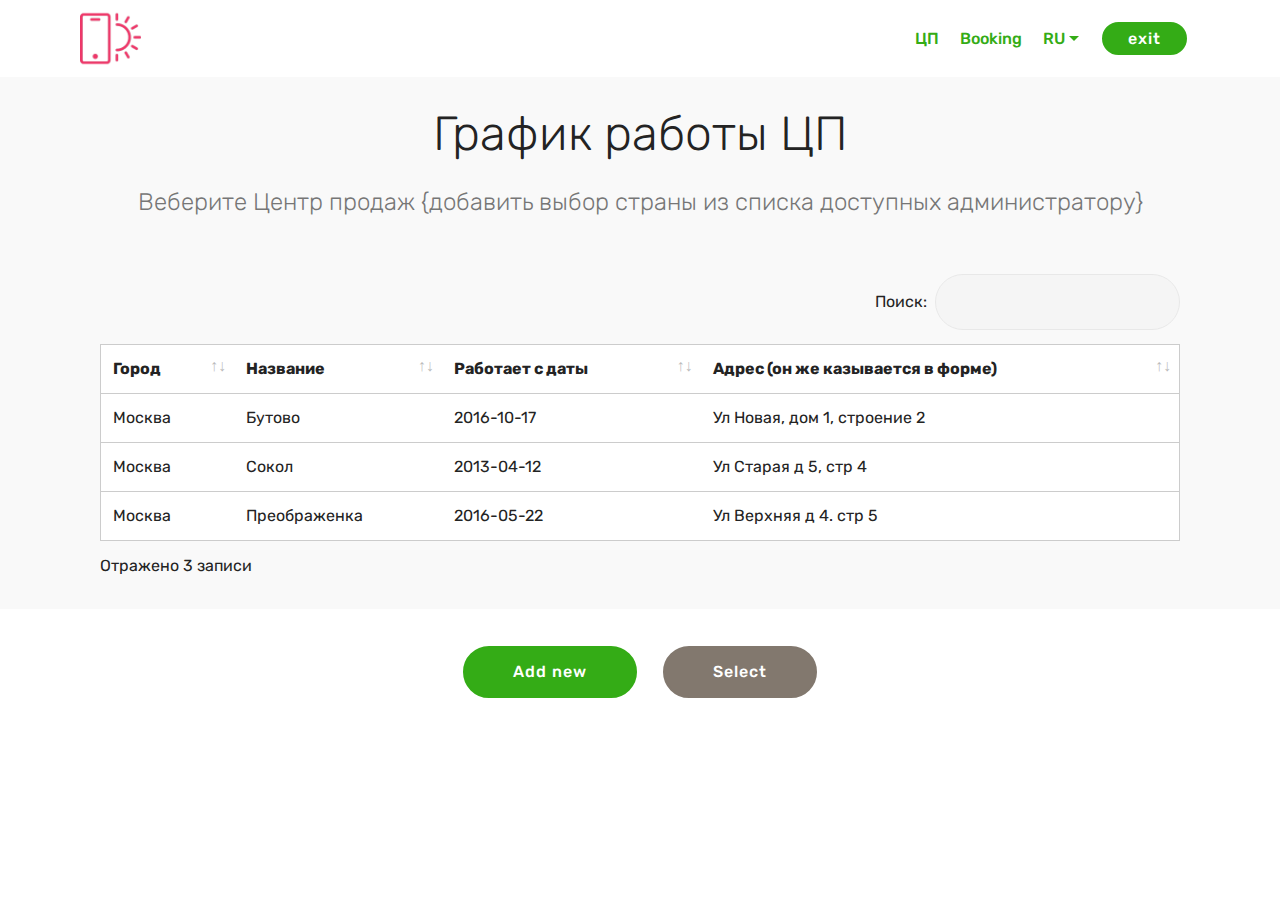
<file: page9.html>
<!DOCTYPE html>
<html  >
<head>
  <!-- Site made with Mobirise Website Builder v4.12.3, https://mobirise.com -->
  <meta charset="UTF-8">
  <meta http-equiv="X-UA-Compatible" content="IE=edge">
  <meta name="generator" content="Mobirise v4.12.3, mobirise.com">
  <meta name="viewport" content="width=device-width, initial-scale=1, minimum-scale=1">
  <link rel="shortcut icon" href="assets/images/logo4.png" type="image/x-icon">
  <meta name="description" content="Web Page Creator Description">
  
  
  <title>adminpan</title>
  <link rel="stylesheet" href="assets/bootstrap/css/bootstrap.min.css">
  <link rel="stylesheet" href="assets/bootstrap/css/bootstrap-grid.min.css">
  <link rel="stylesheet" href="assets/bootstrap/css/bootstrap-reboot.min.css">
  <link rel="stylesheet" href="assets/tether/tether.min.css">
  <link rel="stylesheet" href="assets/dropdown/css/style.css">
  <link rel="stylesheet" href="assets/datatables/data-tables.bootstrap4.min.css">
  <link rel="stylesheet" href="assets/theme/css/style.css">
  <link rel="preload" as="style" href="assets/mobirise/css/mbr-additional.css"><link rel="stylesheet" href="assets/mobirise/css/mbr-additional.css" type="text/css">
  
  
  
</head>
<body>
  <section class="menu cid-rYjohwsxAf" once="menu" id="menu2-16">

    

    <nav class="navbar navbar-expand beta-menu navbar-dropdown align-items-center navbar-fixed-top navbar-toggleable-sm">
        <button class="navbar-toggler navbar-toggler-right" type="button" data-toggle="collapse" data-target="#navbarSupportedContent" aria-controls="navbarSupportedContent" aria-expanded="false" aria-label="Toggle navigation">
            <div class="hamburger">
                <span></span>
                <span></span>
                <span></span>
                <span></span>
            </div>
        </button>
        <div class="menu-logo">
            <div class="navbar-brand">
                <span class="navbar-logo">
                    <a href="https://mobirise.co">
                        <img src="assets/images/logo2.png" alt="Mobirise" style="height: 3.8rem;">
                    </a>
                </span>
                
            </div>
        </div>
        <div class="collapse navbar-collapse" id="navbarSupportedContent">
            <ul class="navbar-nav nav-dropdown" data-app-modern-menu="true"><li class="nav-item">
                    <a class="nav-link link text-primary display-4" href="page9.html">
                        ЦП</a>
                </li><li class="nav-item"><a class="nav-link link text-primary display-4" href="page12.html">Booking</a></li><li class="nav-item dropdown"><a class="nav-link link text-primary dropdown-toggle display-4" href="page9.html" data-toggle="dropdown-submenu" aria-expanded="true">RU</a><div class="dropdown-menu"><a class="text-primary dropdown-item display-4" href="page9.html">&nbsp;EN<br>KZ<br>BY<br>LV</a></div></li></ul>
            <div class="navbar-buttons mbr-section-btn"><a class="btn btn-sm btn-primary display-4" href="index.html">exit 
                    </a></div>
        </div>
    </nav>
</section>

<section class="engine"><a href="https://mobirise.info/y">html web templates</a></section><section class="section-table cid-rYjoKTpzza" id="table1-17">

  
  
  <div class="container container-table">
      <h2 class="mbr-section-title mbr-fonts-style align-center pb-3 display-2">График работы ЦП</h2>
      <h3 class="mbr-section-subtitle mbr-fonts-style align-center pb-5 mbr-light display-5">Веберите Центр продаж {добавить выбор страны из списка доступных администратору}</h3>
      <div class="table-wrapper">
        <div class="container">
          <div class="row search">
            <div class="col-md-6"></div>
            <div class="col-md-6">
                <div class="dataTables_filter">
                  <label class="searchInfo mbr-fonts-style display-7">Поиск:</label>
                  <input class="form-control input-sm" disabled="">
                </div>
            </div>
          </div>
        </div>

        <div class="container scroll">
          <table class="table isSearch" cellspacing="0">
            <thead>
              <tr class="table-heads ">
                  
                  
                  
                  
              <th class="head-item mbr-fonts-style display-7">
                      Город</th><th class="head-item mbr-fonts-style display-7">
                      Название</th><th class="head-item mbr-fonts-style display-7">Работает с даты</th><th class="head-item mbr-fonts-style display-7">Адрес (он же казывается в форме)</th></tr>
            </thead>

            <tbody>
              
              
              
              
            <tr> 
                
                
                
                
              <td class="body-item mbr-fonts-style display-7">Москва</td><td class="body-item mbr-fonts-style display-7">Бутово</td><td class="body-item mbr-fonts-style display-7">2016-10-17</td><td class="body-item mbr-fonts-style display-7">Ул Новая, дом 1, строение 2</td></tr><tr>
                
                
                
                
              <td class="body-item mbr-fonts-style display-7">Москва</td><td class="body-item mbr-fonts-style display-7">Сокол</td><td class="body-item mbr-fonts-style display-7">2013-04-12</td><td class="body-item mbr-fonts-style display-7">Ул Старая д 5, стр 4</td></tr><tr>
                
                
                
                
              <td class="body-item mbr-fonts-style display-7">Москва</td><td class="body-item mbr-fonts-style display-7">Преображенка</td><td class="body-item mbr-fonts-style display-7">2016-05-22</td><td class="body-item mbr-fonts-style display-7">Ул Верхняя д 4. стр 5</td></tr></tbody>
          </table>
        </div>
        <div class="container table-info-container">
          <div class="row info">
            <div class="col-md-6">
              <div class="dataTables_info mbr-fonts-style display-7">
                <span class="infoBefore">Отражено</span>
                <span class="inactive infoRows"></span>
                <span class="infoAfter">записи</span>
                <span class="infoFilteredBefore">(фильтр на</span>
                <span class="inactive infoRows"></span>
                <span class="infoFilteredAfter"> записи)</span>
              </div>
            </div>
            <div class="col-md-6"></div>
          </div>
        </div>
      </div>
    </div>
</section>

<section class="mbr-section content8 cid-rYjpWUdZYZ" id="content8-18">

    

    <div class="container">
        <div class="media-container-row title">
            <div class="col-12 col-md-8">
                <div class="mbr-section-btn align-center"><a class="btn btn-primary display-4" href="page11.html">Add new</a>
                    <a class="btn btn-info display-4" href="page11.html">Select</a></div>
            </div>
        </div>
    </div>
</section>


  <script src="assets/web/assets/jquery/jquery.min.js"></script>
  <script src="assets/popper/popper.min.js"></script>
  <script src="assets/bootstrap/js/bootstrap.min.js"></script>
  <script src="assets/tether/tether.min.js"></script>
  <script src="assets/smoothscroll/smooth-scroll.js"></script>
  <script src="assets/dropdown/js/nav-dropdown.js"></script>
  <script src="assets/dropdown/js/navbar-dropdown.js"></script>
  <script src="assets/touchswipe/jquery.touch-swipe.min.js"></script>
  <script src="assets/datatables/jquery.data-tables.min.js"></script>
  <script src="assets/datatables/data-tables.bootstrap4.min.js"></script>
  <script src="assets/theme/js/script.js"></script>
  
  
</body>
</html>
</file>
<file: assets/web/assets/mobirise-icons/mobirise-icons.css>
@font-face {
  font-family: 'MobiriseIcons';
  src:  url('mobirise-icons.eot?spat4u');
  src:  url('mobirise-icons.eot?spat4u#iefix') format('embedded-opentype'),
    url('mobirise-icons.ttf?spat4u') format('truetype'),
    url('mobirise-icons.woff?spat4u') format('woff'),
    url('mobirise-icons.svg?spat4u#MobiriseIcons') format('svg');
  font-weight: normal;
  font-style: normal;
  font-display: swap;
}

[class^="mbri-"], [class*=" mbri-"] {
  /* use !important to prevent issues with browser extensions that change fonts */
  font-family: MobiriseIcons !important;
  speak: none;
  font-style: normal;
  font-weight: normal;
  font-variant: normal;
  text-transform: none;
  line-height: 1;

  /* Better Font Rendering =========== */
  -webkit-font-smoothing: antialiased;
  -moz-osx-font-smoothing: grayscale;
}

.mbri-add-submenu:before {
  content: "\e900";
}
.mbri-alert:before {
  content: "\e901";
}
.mbri-align-center:before {
  content: "\e902";
}
.mbri-align-justify:before {
  content: "\e903";
}
.mbri-align-left:before {
  content: "\e904";
}
.mbri-align-right:before {
  content: "\e905";
}
.mbri-android:before {
  content: "\e906";
}
.mbri-apple:before {
  content: "\e907";
}
.mbri-arrow-down:before {
  content: "\e908";
}
.mbri-arrow-next:before {
  content: "\e909";
}
.mbri-arrow-prev:before {
  content: "\e90a";
}
.mbri-arrow-up:before {
  content: "\e90b";
}
.mbri-bold:before {
  content: "\e90c";
}
.mbri-bookmark:before {
  content: "\e90d";
}
.mbri-bootstrap:before {
  content: "\e90e";
}
.mbri-briefcase:before {
  content: "\e90f";
}
.mbri-browse:before {
  content: "\e910";
}
.mbri-bulleted-list:before {
  content: "\e911";
}
.mbri-calendar:before {
  content: "\e912";
}
.mbri-camera:before {
  content: "\e913";
}
.mbri-cart-add:before {
  content: "\e914";
}
.mbri-cart-full:before {
  content: "\e915";
}
.mbri-cash:before {
  content: "\e916";
}
.mbri-change-style:before {
  content: "\e917";
}
.mbri-chat:before {
  content: "\e918";
}
.mbri-clock:before {
  content: "\e919";
}
.mbri-close:before {
  content: "\e91a";
}
.mbri-cloud:before {
  content: "\e91b";
}
.mbri-code:before {
  content: "\e91c";
}
.mbri-contact-form:before {
  content: "\e91d";
}
.mbri-credit-card:before {
  content: "\e91e";
}
.mbri-cursor-click:before {
  content: "\e91f";
}
.mbri-cust-feedback:before {
  content: "\e920";
}
.mbri-database:before {
  content: "\e921";
}
.mbri-delivery:before {
  content: "\e922";
}
.mbri-desktop:before {
  content: "\e923";
}
.mbri-devices:before {
  content: "\e924";
}
.mbri-down:before {
  content: "\e925";
}
.mbri-download:before {
  content: "\e989";
}
.mbri-drag-n-drop:before {
  content: "\e927";
}
.mbri-drag-n-drop2:before {
  content: "\e928";
}
.mbri-edit:before {
  content: "\e929";
}
.mbri-edit2:before {
  content: "\e92a";
}
.mbri-error:before {
  content: "\e92b";
}
.mbri-extension:before {
  content: "\e92c";
}
.mbri-features:before {
  content: "\e92d";
}
.mbri-file:before {
  content: "\e92e";
}
.mbri-flag:before {
  content: "\e92f";
}
.mbri-folder:before {
  content: "\e930";
}
.mbri-gift:before {
  content: "\e931";
}
.mbri-github:before {
  content: "\e932";
}
.mbri-globe:before {
  content: "\e933";
}
.mbri-globe-2:before {
  content: "\e934";
}
.mbri-growing-chart:before {
  content: "\e935";
}
.mbri-hearth:before {
  content: "\e936";
}
.mbri-help:before {
  content: "\e937";
}
.mbri-home:before {
  content: "\e938";
}
.mbri-hot-cup:before {
  content: "\e939";
}
.mbri-idea:before {
  content: "\e93a";
}
.mbri-image-gallery:before {
  content: "\e93b";
}
.mbri-image-slider:before {
  content: "\e93c";
}
.mbri-info:before {
  content: "\e93d";
}
.mbri-italic:before {
  content: "\e93e";
}
.mbri-key:before {
  content: "\e93f";
}
.mbri-laptop:before {
  content: "\e940";
}
.mbri-layers:before {
  content: "\e941";
}
.mbri-left-right:before {
  content: "\e942";
}
.mbri-left:before {
  content: "\e943";
}
.mbri-letter:before {
  content: "\e944";
}
.mbri-like:before {
  content: "\e945";
}
.mbri-link:before {
  content: "\e946";
}
.mbri-lock:before {
  content: "\e947";
}
.mbri-login:before {
  content: "\e948";
}
.mbri-logout:before {
  content: "\e949";
}
.mbri-magic-stick:before {
  content: "\e94a";
}
.mbri-map-pin:before {
  content: "\e94b";
}
.mbri-menu:before {
  content: "\e94c";
}
.mbri-mobile:before {
  content: "\e94d";
}
.mbri-mobile2:before {
  content: "\e94e";
}
.mbri-mobirise:before {
  content: "\e94f";
}
.mbri-more-horizontal:before {
  content: "\e950";
}
.mbri-more-vertical:before {
  content: "\e951";
}
.mbri-music:before {
  content: "\e952";
}
.mbri-new-file:before {
  content: "\e953";
}
.mbri-numbered-list:before {
  content: "\e954";
}
.mbri-opened-folder:before {
  content: "\e955";
}
.mbri-pages:before {
  content: "\e956";
}
.mbri-paper-plane:before {
  content: "\e957";
}
.mbri-paperclip:before {
  content: "\e958";
}
.mbri-photo:before {
  content: "\e959";
}
.mbri-photos:before {
  content: "\e95a";
}
.mbri-pin:before {
  content: "\e95b";
}
.mbri-play:before {
  content: "\e95c";
}
.mbri-plus:before {
  content: "\e95d";
}
.mbri-preview:before {
  content: "\e95e";
}
.mbri-print:before {
  content: "\e95f";
}
.mbri-protect:before {
  content: "\e960";
}
.mbri-question:before {
  content: "\e961";
}
.mbri-quote-left:before {
  content: "\e962";
}
.mbri-quote-right:before {
  content: "\e963";
}
.mbri-refresh:before {
  content: "\e964";
}
.mbri-responsive:before {
  content: "\e965";
}
.mbri-right:before {
  content: "\e966";
}
.mbri-rocket:before {
  content: "\e967";
}
.mbri-sad-face:before {
  content: "\e968";
}
.mbri-sale:before {
  content: "\e969";
}
.mbri-save:before {
  content: "\e96a";
}
.mbri-search:before {
  content: "\e96b";
}
.mbri-setting:before {
  content: "\e96c";
}
.mbri-setting2:before {
  content: "\e96d";
}
.mbri-setting3:before {
  content: "\e96e";
}
.mbri-share:before {
  content: "\e96f";
}
.mbri-shopping-bag:before {
  content: "\e970";
}
.mbri-shopping-basket:before {
  content: "\e971";
}
.mbri-shopping-cart:before {
  content: "\e972";
}
.mbri-sites:before {
  content: "\e973";
}
.mbri-smile-face:before {
  content: "\e974";
}
.mbri-speed:before {
  content: "\e975";
}
.mbri-star:before {
  content: "\e976";
}
.mbri-success:before {
  content: "\e977";
}
.mbri-sun:before {
  content: "\e978";
}
.mbri-sun2:before {
  content: "\e979";
}
.mbri-tablet:before {
  content: "\e97a";
}
.mbri-tablet-vertical:before {
  content: "\e97b";
}
.mbri-target:before {
  content: "\e97c";
}
.mbri-timer:before {
  content: "\e97d";
}
.mbri-to-ftp:before {
  content: "\e97e";
}
.mbri-to-local-drive:before {
  content: "\e97f";
}
.mbri-touch-swipe:before {
  content: "\e980";
}
.mbri-touch:before {
  content: "\e981";
}
.mbri-trash:before {
  content: "\e982";
}
.mbri-underline:before {
  content: "\e983";
}
.mbri-unlink:before {
  content: "\e984";
}
.mbri-unlock:before {
  content: "\e985";
}
.mbri-up-down:before {
  content: "\e986";
}
.mbri-up:before {
  content: "\e987";
}
.mbri-update:before {
  content: "\e988";
}
.mbri-upload:before {
 content: "\e926"; 
}
.mbri-user:before {
  content: "\e98a";
}
.mbri-user2:before {
  content: "\e98b";
}
.mbri-users:before {
  content: "\e98c";
}
.mbri-video:before {
  content: "\e98d";
}
.mbri-video-play:before {
  content: "\e98e";
}
.mbri-watch:before {
  content: "\e98f";
}
.mbri-website-theme:before {
  content: "\e990";
}
.mbri-wifi:before {
  content: "\e991";
}
.mbri-windows:before {
  content: "\e992";
}
.mbri-zoom-out:before {
  content: "\e993";
}
.mbri-redo:before {
  content: "\e994";
}
.mbri-undo:before {
  content: "\e995";
}
</file>
<file: assets/theme/css/style.css>
@charset "UTF-8";
/*!
 * Mobirise v4 theme (https://mobirise.com/)
 * Copyright 2017 Mobirise
 */
section {
  background-color: #eeeeee;
}

body {
  font-style: normal;
  line-height: 1.5;
}

section,
.container,
.container-fluid {
  position: relative;
  word-wrap: break-word;
}

a.mbr-iconfont:hover {
  text-decoration: none;
}

.article .lead p,
.article .lead ul,
.article .lead ol,
.article .lead pre,
.article .lead blockquote {
  margin-bottom: 0;
}

ul,
ol,
pre,
blockquote {
  margin-bottom: 2.3125rem;
}

pre {
  background: #f4f4f4;
  padding: 10px 24px;
  white-space: pre-wrap;
}

.inactive {
  -webkit-user-select: none;
  -moz-user-select: none;
  -ms-user-select: none;
  user-select: none;
  pointer-events: none;
  -webkit-user-drag: none;
  user-drag: none;
}

.mbr-section__comments .row {
  justify-content: center;
  -webkit-justify-content: center;
}

a {
  font-style: normal;
  font-weight: 400;
  cursor: pointer;
}
a, a:hover {
  text-decoration: none;
}

figure {
  margin-bottom: 0;
}

body {
  color: #232323;
}

h1,
h2,
h3,
h4,
h5,
h6,
.h1,
.h2,
.h3,
.h4,
.h5,
.h6,
.display-1,
.display-2,
.display-3,
.display-4 {
  line-height: 1;
  word-break: break-word;
  word-wrap: break-word;
}

.mbr-section-title {
  font-style: normal;
  line-height: 1.2;
}

.mbr-section-subtitle {
  line-height: 1.3;
}

.mbr-text {
  font-style: normal;
  line-height: 1.6;
}

b,
strong {
  font-weight: bold;
}

blockquote {
  padding: 10px 0 10px 20px;
  position: relative;
  border-left: 2px solid;
  border-color: #ff3366;
}

input:-webkit-autofill, input:-webkit-autofill:hover, input:-webkit-autofill:focus, input:-webkit-autofill:active {
  transition-delay: 9999s;
  transition-property: background-color, color;
}

textarea[type=hidden] {
  display: none;
}

body {
  position: relative;
}

section {
  background-position: 50% 50%;
  background-repeat: no-repeat;
  background-size: cover;
}
section .mbr-background-video,
section .mbr-background-video-preview {
  position: absolute;
  bottom: 0;
  left: 0;
  right: 0;
  top: 0;
}

.hidden {
  visibility: hidden;
}

.mbr-z-index20 {
  z-index: 20;
}

/*! Base colors */
.mbr-white {
  color: #ffffff;
}

.mbr-black {
  color: #000000;
}

.mbr-bg-white {
  background-color: #ffffff;
}

.mbr-bg-black {
  background-color: #000000;
}

/*! Text-aligns */
.align-left {
  text-align: left;
}

.align-center {
  text-align: center;
}

.align-right {
  text-align: right;
}

@media (max-width: 767px) {
  .align-left,
.align-center,
.align-right,
.mbr-section-btn,
.mbr-section-title {
    text-align: center;
  }
}
/*! Font-weight  */
.mbr-light {
  font-weight: 300;
}

.mbr-regular {
  font-weight: 400;
}

.mbr-semibold {
  font-weight: 500;
}

.mbr-bold {
  font-weight: 700;
}

/*! Media  */
.media-size-item {
  -webkit-flex: 1 1 auto;
  -moz-flex: 1 1 auto;
  -ms-flex: 1 1 auto;
  -o-flex: 1 1 auto;
  flex: 1 1 auto;
}

.media-content {
  -webkit-flex-basis: 100%;
  flex-basis: 100%;
}

.media-container-row {
  display: -ms-flexbox;
  display: -webkit-flex;
  display: flex;
  -webkit-flex-direction: row;
  -ms-flex-direction: row;
  flex-direction: row;
  -webkit-flex-wrap: wrap;
  -ms-flex-wrap: wrap;
  flex-wrap: wrap;
  -webkit-justify-content: center;
  -ms-flex-pack: center;
  justify-content: center;
  -webkit-align-content: center;
  -ms-flex-line-pack: center;
  align-content: center;
  -webkit-align-items: start;
  -ms-flex-align: start;
  align-items: start;
}
.media-container-row .media-size-item {
  width: 400px;
}

.media-container-column {
  display: -ms-flexbox;
  display: -webkit-flex;
  display: flex;
  -webkit-flex-direction: column;
  -ms-flex-direction: column;
  flex-direction: column;
  -webkit-flex-wrap: wrap;
  -ms-flex-wrap: wrap;
  flex-wrap: wrap;
  -webkit-justify-content: center;
  -ms-flex-pack: center;
  justify-content: center;
  -webkit-align-content: center;
  -ms-flex-line-pack: center;
  align-content: center;
  -webkit-align-items: stretch;
  -ms-flex-align: stretch;
  align-items: stretch;
}
.media-container-column > * {
  width: 100%;
}

@media (min-width: 992px) {
  .media-container-row {
    -webkit-flex-wrap: nowrap;
    -ms-flex-wrap: nowrap;
    flex-wrap: nowrap;
  }
}
figure {
  overflow: hidden;
}

figure[mbr-media-size] {
  transition: width 0.1s;
}

.mbr-figure img,
.mbr-figure iframe {
  display: block;
  width: 100%;
}

.card {
  background-color: transparent;
  border: none;
}

.card-box {
  width: 100%;
}

.card-img {
  text-align: center;
  flex-shrink: 0;
  -webkit-flex-shrink: 0;
}

.media {
  max-width: 100%;
  margin: 0 auto;
}

.mbr-figure {
  -ms-flex-item-align: center;
  -ms-grid-row-align: center;
  -webkit-align-self: center;
  align-self: center;
}

.media-container > div {
  max-width: 100%;
}

.mbr-figure img,
.card-img img {
  width: 100%;
}

@media (max-width: 991px) {
  .media-size-item {
    width: auto !important;
  }

  .media {
    width: auto;
  }

  .mbr-figure {
    width: 100% !important;
  }
}
/*! Buttons */
.btn {
  font-weight: 500;
  border-width: 2px;
  font-style: normal;
  letter-spacing: 1px;
  margin: 0.4rem 0.8rem;
  white-space: normal;
  -webkit-transition: all 0.3s ease-in-out;
  -moz-transition: all 0.3s ease-in-out;
  transition: all 0.3s ease-in-out;
  display: inline-flex;
  align-items: center;
  justify-content: center;
  word-break: break-word;
  -webkit-align-items: center;
  -webkit-justify-content: center;
  display: -webkit-inline-flex;
}

.btn-sm {
  font-weight: 500;
  letter-spacing: 1px;
  -webkit-transition: all 0.3s ease-in-out;
  -moz-transition: all 0.3s ease-in-out;
  transition: all 0.3s ease-in-out;
}

.btn-md {
  font-weight: 500;
  letter-spacing: 1px;
  margin: 0.4rem 0.8rem !important;
  -webkit-transition: all 0.3s ease-in-out;
  -moz-transition: all 0.3s ease-in-out;
  transition: all 0.3s ease-in-out;
}

.btn-lg {
  font-weight: 500;
  letter-spacing: 1px;
  margin: 0.4rem 0.8rem !important;
  -webkit-transition: all 0.3s ease-in-out;
  -moz-transition: all 0.3s ease-in-out;
  transition: all 0.3s ease-in-out;
}

.mbr-section-btn {
  margin-left: -0.25rem;
  margin-right: -0.25rem;
  font-size: 0;
}

nav .mbr-section-btn {
  margin-left: 0rem;
  margin-right: 0rem;
}

.btn-form {
  border-radius: 0;
}
.btn-form:hover {
  cursor: pointer;
}

/*! Btn icon margin */
.btn .mbr-iconfont,
.btn.btn-sm .mbr-iconfont {
  cursor: pointer;
  margin-right: 0.5rem;
}

.btn.btn-md .mbr-iconfont,
.btn.btn-md .mbr-iconfont {
  margin-right: 0.8rem;
}

.mbr-regular {
  font-weight: 400;
}

.mbr-semibold {
  font-weight: 500;
}

.mbr-bold {
  font-weight: 700;
}

[type=submit] {
  -webkit-appearance: none;
}

/*! Full-screen */
.mbr-fullscreen .mbr-overlay {
  min-height: 100vh;
}

.mbr-fullscreen {
  display: flex;
  display: -webkit-flex;
  display: -moz-flex;
  display: -ms-flex;
  display: -o-flex;
  align-items: center;
  -webkit-align-items: center;
  min-height: 100vh;
  padding-top: 3rem;
  padding-bottom: 3rem;
}

/*! Map */
.map {
  height: 25rem;
  position: relative;
}
.map iframe {
  width: 100%;
  height: 100%;
}

.mbr-overlay {
  background-color: #000;
  bottom: 0;
  left: 0;
  opacity: 0.5;
  position: absolute;
  right: 0;
  top: 0;
  z-index: 0;
  pointer-events: none;
}

/* Form */
blockquote {
  font-style: italic;
  padding: 10px 0 10px 20px;
  font-size: 1.09rem;
  position: relative;
  border-width: 3px;
}

.form-control {
  background-color: #f5f5f5;
  box-shadow: none;
  color: #565656;
  line-height: 1.43;
  min-height: 3.5em;
  padding: 1.07em 0.5em;
}
.form-control, .form-control:focus {
  border: 1px solid #e8e8e8;
}
.form-active .form-control:invalid {
  border-color: red;
}

.form-control-label {
  position: relative;
  cursor: pointer;
  margin-bottom: 0.357em;
  padding: 0;
}

.alert {
  color: #ffffff;
  border-radius: 0;
  border: 0;
  font-size: 0.875rem;
  line-height: 1.5;
  margin-bottom: 1.875rem;
  padding: 1.25rem;
  position: relative;
}
.alert.alert-form::after {
  background-color: inherit;
  bottom: -7px;
  content: "";
  display: block;
  height: 14px;
  left: 50%;
  margin-left: -7px;
  position: absolute;
  transform: rotate(45deg);
  width: 14px;
  -webkit-transform: rotate(45deg);
}

.form-asterisk {
  font-family: initial;
  position: absolute;
  top: -2px;
  font-weight: normal;
}

/*! Scroll to top arrow */
#scrollToTop a i:before {
  content: "";
  position: absolute;
  height: 40%;
  top: 25%;
  background: #fff;
  width: 2px;
  left: calc(50% - 1px);
}
#scrollToTop a i:after {
  content: "";
  position: absolute;
  display: block;
  border-top: 2px solid #fff;
  border-right: 2px solid #fff;
  width: 40%;
  height: 40%;
  left: 30%;
  bottom: 30%;
  transform: rotate(135deg);
  -webkit-transform: rotate(135deg);
}

.mbr-arrow-up {
  bottom: 25px;
  right: 90px;
  position: fixed;
  text-align: right;
  z-index: 5000;
  color: #ffffff;
  font-size: 32px;
  transform: rotate(180deg);
  -webkit-transform: rotate(180deg);
}

.mbr-arrow-up a {
  background: rgba(0, 0, 0, 0.2);
  border-radius: 3px;
  color: #fff;
  display: inline-block;
  height: 60px;
  width: 60px;
  outline-style: none !important;
  position: relative;
  text-decoration: none;
  transition: all 0.3s ease-in-out;
  cursor: pointer;
  text-align: center;
}
.mbr-arrow-up a:hover {
  background-color: rgba(0, 0, 0, 0.4);
}
.mbr-arrow-up a i {
  line-height: 60px;
}

.mbr-arrow-up-icon {
  display: block;
  color: #fff;
}

.mbr-arrow-up-icon::before {
  content: "›";
  display: inline-block;
  font-family: serif;
  font-size: 32px;
  line-height: 1;
  font-style: normal;
  position: relative;
  top: 6px;
  left: -4px;
  -webkit-transform: rotate(-90deg);
  transform: rotate(-90deg);
}

/*! Arrow Down */
.mbr-arrow {
  position: absolute;
  bottom: 45px;
  left: 50%;
  width: 60px;
  height: 60px;
  cursor: pointer;
  background-color: rgba(80, 80, 80, 0.5);
  border-radius: 50%;
  -webkit-transform: translateX(-50%);
  transform: translateX(-50%);
}
.mbr-arrow > a {
  display: inline-block;
  text-decoration: none;
  outline-style: none;
  -webkit-animation: arrowdown 1.7s ease-in-out infinite;
  animation: arrowdown 1.7s ease-in-out infinite;
}
.mbr-arrow > a > i {
  position: absolute;
  top: -2px;
  left: 15px;
  font-size: 2rem;
}

@keyframes arrowdown {
  0% {
    transform: translateY(0px);
    -webkit-transform: translateY(0px);
  }
  50% {
    transform: translateY(-5px);
    -webkit-transform: translateY(-5px);
  }
  100% {
    transform: translateY(0px);
    -webkit-transform: translateY(0px);
  }
}
@-webkit-keyframes arrowdown {
  0% {
    transform: translateY(0px);
    -webkit-transform: translateY(0px);
  }
  50% {
    transform: translateY(-5px);
    -webkit-transform: translateY(-5px);
  }
  100% {
    transform: translateY(0px);
    -webkit-transform: translateY(0px);
  }
}
@media (max-width: 500px) {
  .mbr-arrow-up {
    left: 50%;
    right: auto;
    transform: translateX(-50%) rotate(180deg);
    -webkit-transform: translateX(-50%) rotate(180deg);
  }
}
/*Gradients animation*/
@keyframes gradient-animation {
  from {
    background-position: 0% 100%;
    animation-timing-function: ease-in-out;
  }
  to {
    background-position: 100% 0%;
    animation-timing-function: ease-in-out;
  }
}
@-webkit-keyframes gradient-animation {
  from {
    background-position: 0% 100%;
    animation-timing-function: ease-in-out;
  }
  to {
    background-position: 100% 0%;
    animation-timing-function: ease-in-out;
  }
}
.bg-gradient {
  background-size: 200% 200%;
  animation: gradient-animation 5s infinite alternate;
  -webkit-animation: gradient-animation 5s infinite alternate;
}

.menu .navbar-brand {
  display: -webkit-flex;
}
.menu .navbar-brand span {
  display: flex;
  display: -webkit-flex;
}
.menu .navbar-brand .navbar-caption-wrap {
  display: -webkit-flex;
}
.menu .navbar-brand .navbar-logo img {
  display: -webkit-flex;
}
@media (min-width: 768px) and (max-width: 1023px) {
  .menu .navbar-toggleable-sm .navbar-nav {
    display: -webkit-box;
    display: -webkit-flex;
    display: -ms-flexbox;
  }
}
@media (max-width: 1023px) {
  .menu .navbar-collapse {
    max-height: 93.5vh;
  }
  .menu .navbar-collapse.show {
    overflow: auto;
  }
}
@media (min-width: 1024px) {
  .menu .navbar-nav.nav-dropdown {
    display: -webkit-flex;
  }
  .menu .navbar-toggleable-sm .navbar-collapse {
    display: -webkit-flex !important;
  }
  .menu .collapsed .navbar-collapse {
    max-height: 93.5vh;
  }
  .menu .collapsed .navbar-collapse.show {
    overflow: auto;
  }
}
@media (max-width: 767px) {
  .menu .navbar-collapse {
    max-height: 80vh;
  }
}

/* Others*/
.note-check a[data-value=Rubik] {
  font-style: normal;
}

.mbr-arrow a {
  color: #ffffff;
}

@media (max-width: 767px) {
  .mbr-arrow {
    display: none;
  }
}
.navbar {
  display: -webkit-flex;
  -webkit-flex-wrap: wrap;
  -webkit-align-items: center;
  -webkit-justify-content: space-between;
}

.navbar-collapse {
  -webkit-flex-basis: 100%;
  -webkit-flex-grow: 1;
  -webkit-align-items: center;
}

.nav-dropdown .link {
  padding: 0.667em 1.667em !important;
  margin: 0 !important;
}

.nav {
  display: -webkit-flex;
  -webkit-flex-wrap: wrap;
}

.row {
  display: -webkit-flex;
  -webkit-flex-wrap: wrap;
}

.justify-content-center {
  -webkit-justify-content: center;
}

.form-inline {
  display: -webkit-flex;
  -webkit-flex-flow: row wrap;
  -webkit-align-items: center;
}

.card-wrapper {
  -webkit-flex: 1;
}

.carousel-control {
  z-index: 10;
  display: -webkit-flex;
  -webkit-align-items: center;
  -webkit-justify-content: center;
}

.carousel-controls {
  display: -webkit-flex;
}

.media {
  display: -webkit-flex;
}

.form-group:focus {
  outline: none;
}

.jq-selectbox__select {
  padding: 1.07em 0.5em;
  position: absolute;
  top: 0;
  left: 0;
  width: 100%;
}

.jq-selectbox__dropdown {
  position: absolute;
  top: 100%;
  left: 0 !important;
  width: 100% !important;
}

.jq-selectbox__trigger-arrow {
  transform: translateY(-50%);
}

.jq-selectbox li {
  padding: 1.07em 0.5em;
}

input[type=range] {
  padding-left: 0 !important;
  padding-right: 0 !important;
}

.modal-dialog,
.modal-content {
  height: 100%;
}

.modal-dialog .carousel-inner {
  height: calc(100vh - 1.75rem);
}
@media (max-width: 575px) {
  .modal-dialog .carousel-inner {
    height: calc(100vh - 1rem);
  }
}

.carousel-item {
  text-align: center;
}

.carousel-item img {
  margin: auto;
}

.navbar-toggler {
  -webkit-align-self: flex-start;
  -ms-flex-item-align: start;
  align-self: flex-start;
  padding: 0.25rem 0.75rem;
  font-size: 1.25rem;
  line-height: 1;
  background: transparent;
  border: 1px solid transparent;
  -webkit-border-radius: 0.25rem;
  border-radius: 0.25rem;
}

.navbar-toggler:focus,
.navbar-toggler:hover {
  text-decoration: none;
}

.navbar-toggler-icon {
  display: inline-block;
  width: 1.5em;
  height: 1.5em;
  vertical-align: middle;
  content: "";
  background: no-repeat center center;
  -webkit-background-size: 100% 100%;
  -o-background-size: 100% 100%;
  background-size: 100% 100%;
}

.navbar-toggler-left {
  position: absolute;
  left: 1rem;
}

.navbar-toggler-right {
  position: absolute;
  right: 1rem;
}

@media (max-width: 575px) {
  .navbar-toggleable .navbar-nav .dropdown-menu {
    position: static;
    float: none;
  }

  .navbar-toggleable > .container {
    padding-right: 0;
    padding-left: 0;
  }
}
@media (min-width: 576px) {
  .navbar-toggleable {
    -webkit-box-orient: horizontal;
    -webkit-box-direction: normal;
    -webkit-flex-direction: row;
    -ms-flex-direction: row;
    flex-direction: row;
    -webkit-flex-wrap: nowrap;
    -ms-flex-wrap: nowrap;
    flex-wrap: nowrap;
    -webkit-box-align: center;
    -webkit-align-items: center;
    -ms-flex-align: center;
    align-items: center;
  }

  .navbar-toggleable .navbar-nav {
    -webkit-box-orient: horizontal;
    -webkit-box-direction: normal;
    -webkit-flex-direction: row;
    -ms-flex-direction: row;
    flex-direction: row;
  }

  .navbar-toggleable .navbar-nav .nav-link {
    padding-right: 0.5rem;
    padding-left: 0.5rem;
  }

  .navbar-toggleable > .container {
    display: -webkit-box;
    display: -webkit-flex;
    display: -ms-flexbox;
    display: flex;
    -webkit-flex-wrap: nowrap;
    -ms-flex-wrap: nowrap;
    flex-wrap: nowrap;
    -webkit-box-align: center;
    -webkit-align-items: center;
    -ms-flex-align: center;
    align-items: center;
  }

  .navbar-toggleable .navbar-collapse {
    display: -webkit-box !important;
    display: -webkit-flex !important;
    display: -ms-flexbox !important;
    display: flex !important;
    width: 100%;
  }

  .navbar-toggleable .navbar-toggler {
    display: none;
  }
}
@media (max-width: 767px) {
  .navbar-toggleable-sm .navbar-nav .dropdown-menu {
    position: static;
    float: none;
  }

  .navbar-toggleable-sm > .container {
    padding-right: 0;
    padding-left: 0;
  }
}
@media (min-width: 768px) {
  .navbar-toggleable-sm {
    -webkit-box-orient: horizontal;
    -webkit-box-direction: normal;
    -webkit-flex-direction: row;
    -ms-flex-direction: row;
    flex-direction: row;
    -webkit-flex-wrap: nowrap;
    -ms-flex-wrap: nowrap;
    flex-wrap: nowrap;
    -webkit-box-align: center;
    -webkit-align-items: center;
    -ms-flex-align: center;
    align-items: center;
  }

  .navbar-toggleable-sm .navbar-nav {
    -webkit-box-orient: horizontal;
    -webkit-box-direction: normal;
    -webkit-flex-direction: row;
    -ms-flex-direction: row;
    flex-direction: row;
  }

  .navbar-toggleable-sm .navbar-nav .nav-link {
    padding-right: 0.5rem;
    padding-left: 0.5rem;
  }

  .navbar-toggleable-sm > .container {
    display: -webkit-box;
    display: -webkit-flex;
    display: -ms-flexbox;
    display: flex;
    -webkit-flex-wrap: nowrap;
    -ms-flex-wrap: nowrap;
    flex-wrap: nowrap;
    -webkit-box-align: center;
    -webkit-align-items: center;
    -ms-flex-align: center;
    align-items: center;
  }

  .navbar-toggleable-sm .navbar-collapse {
    display: none;
    width: 100%;
  }

  .navbar-toggleable-sm .navbar-toggler {
    display: none;
  }
}
@media (max-width: 1023px) {
  .navbar-toggleable-md .navbar-nav .dropdown-menu {
    position: static;
    float: none;
  }

  .navbar-toggleable-md > .container {
    padding-right: 0;
    padding-left: 0;
  }
}
@media (min-width: 1024px) {
  .navbar-toggleable-md {
    -webkit-box-orient: horizontal;
    -webkit-box-direction: normal;
    -webkit-flex-direction: row;
    -ms-flex-direction: row;
    flex-direction: row;
    -webkit-flex-wrap: nowrap;
    -ms-flex-wrap: nowrap;
    flex-wrap: nowrap;
    -webkit-box-align: center;
    -webkit-align-items: center;
    -ms-flex-align: center;
    align-items: center;
  }

  .navbar-toggleable-md .navbar-nav {
    -webkit-box-orient: horizontal;
    -webkit-box-direction: normal;
    -webkit-flex-direction: row;
    -ms-flex-direction: row;
    flex-direction: row;
  }

  .navbar-toggleable-md .navbar-nav .nav-link {
    padding-right: 0.5rem;
    padding-left: 0.5rem;
  }

  .navbar-toggleable-md > .container {
    display: -webkit-box;
    display: -webkit-flex;
    display: -ms-flexbox;
    display: flex;
    -webkit-flex-wrap: nowrap;
    -ms-flex-wrap: nowrap;
    flex-wrap: nowrap;
    -webkit-box-align: center;
    -webkit-align-items: center;
    -ms-flex-align: center;
    align-items: center;
  }

  .navbar-toggleable-md .navbar-collapse {
    display: -webkit-box !important;
    display: -webkit-flex !important;
    display: -ms-flexbox !important;
    display: flex !important;
    width: 100%;
  }

  .navbar-toggleable-md .navbar-toggler {
    display: none;
  }
}
@media (max-width: 1199px) {
  .navbar-toggleable-lg .navbar-nav .dropdown-menu {
    position: static;
    float: none;
  }

  .navbar-toggleable-lg > .container {
    padding-right: 0;
    padding-left: 0;
  }
}
@media (min-width: 1200px) {
  .navbar-toggleable-lg {
    -webkit-box-orient: horizontal;
    -webkit-box-direction: normal;
    -webkit-flex-direction: row;
    -ms-flex-direction: row;
    flex-direction: row;
    -webkit-flex-wrap: nowrap;
    -ms-flex-wrap: nowrap;
    flex-wrap: nowrap;
    -webkit-box-align: center;
    -webkit-align-items: center;
    -ms-flex-align: center;
    align-items: center;
  }

  .navbar-toggleable-lg .navbar-nav {
    -webkit-box-orient: horizontal;
    -webkit-box-direction: normal;
    -webkit-flex-direction: row;
    -ms-flex-direction: row;
    flex-direction: row;
  }

  .navbar-toggleable-lg .navbar-nav .nav-link {
    padding-right: 0.5rem;
    padding-left: 0.5rem;
  }

  .navbar-toggleable-lg > .container {
    display: -webkit-box;
    display: -webkit-flex;
    display: -ms-flexbox;
    display: flex;
    -webkit-flex-wrap: nowrap;
    -ms-flex-wrap: nowrap;
    flex-wrap: nowrap;
    -webkit-box-align: center;
    -webkit-align-items: center;
    -ms-flex-align: center;
    align-items: center;
  }

  .navbar-toggleable-lg .navbar-collapse {
    display: -webkit-box !important;
    display: -webkit-flex !important;
    display: -ms-flexbox !important;
    display: flex !important;
    width: 100%;
  }

  .navbar-toggleable-lg .navbar-toggler {
    display: none;
  }
}
.navbar-toggleable-xl {
  -webkit-box-orient: horizontal;
  -webkit-box-direction: normal;
  -webkit-flex-direction: row;
  -ms-flex-direction: row;
  flex-direction: row;
  -webkit-flex-wrap: nowrap;
  -ms-flex-wrap: nowrap;
  flex-wrap: nowrap;
  -webkit-box-align: center;
  -webkit-align-items: center;
  -ms-flex-align: center;
  align-items: center;
}

.navbar-toggleable-xl .navbar-nav .dropdown-menu {
  position: static;
  float: none;
}

.navbar-toggleable-xl > .container {
  padding-right: 0;
  padding-left: 0;
}

.navbar-toggleable-xl .navbar-nav {
  -webkit-box-orient: horizontal;
  -webkit-box-direction: normal;
  -webkit-flex-direction: row;
  -ms-flex-direction: row;
  flex-direction: row;
}

.navbar-toggleable-xl .navbar-nav .nav-link {
  padding-right: 0.5rem;
  padding-left: 0.5rem;
}

.navbar-toggleable-xl > .container {
  display: -webkit-box;
  display: -webkit-flex;
  display: -ms-flexbox;
  display: flex;
  -webkit-flex-wrap: nowrap;
  -ms-flex-wrap: nowrap;
  flex-wrap: nowrap;
  -webkit-box-align: center;
  -webkit-align-items: center;
  -ms-flex-align: center;
  align-items: center;
}

.navbar-toggleable-xl .navbar-collapse {
  display: -webkit-box !important;
  display: -webkit-flex !important;
  display: -ms-flexbox !important;
  display: flex !important;
  width: 100%;
}

.navbar-toggleable-xl .navbar-toggler {
  display: none;
}

.card-img {
  width: auto;
}

.menu .navbar.collapsed:not(.beta-menu) {
  flex-direction: column;
  -webkit-flex-direction: column;
}

.carousel-item.active,
.carousel-item-next,
.carousel-item-prev {
  display: -webkit-box;
  display: -webkit-flex;
  display: -ms-flexbox;
  display: flex;
}

.note-air-layout .dropup .dropdown-menu,
.note-air-layout .navbar-fixed-bottom .dropdown .dropdown-menu {
  bottom: initial !important;
}

html,
body {
  height: auto;
  min-height: 100vh;
}

.dropup .dropdown-toggle::after {
  display: none;
}.engine {
	position: absolute;
	text-indent: -2400px;
	text-align: center;
	padding: 0;
	top: 0;
	left: -2400px;
}
</file>
<file: assets/mobirise/css/mbr-additional.css>
@import url(https://fonts.googleapis.com/css?family=Rubik:300,300i,400,400i,500,500i,700,700i,900,900i&display=swap);





body {
  font-family: Rubik;
}
.display-1 {
  font-family: 'Rubik', sans-serif;
  font-size: 4.25rem;
  font-display: swap;
}
.display-1 > .mbr-iconfont {
  font-size: 6.8rem;
}
.display-2 {
  font-family: 'Rubik', sans-serif;
  font-size: 3rem;
  font-display: swap;
}
.display-2 > .mbr-iconfont {
  font-size: 4.8rem;
}
.display-4 {
  font-family: 'Rubik', sans-serif;
  font-size: 1rem;
  font-display: swap;
}
.display-4 > .mbr-iconfont {
  font-size: 1.6rem;
}
.display-5 {
  font-family: 'Rubik', sans-serif;
  font-size: 1.5rem;
  font-display: swap;
}
.display-5 > .mbr-iconfont {
  font-size: 2.4rem;
}
.display-7 {
  font-family: 'Rubik', sans-serif;
  font-size: 1rem;
  font-display: swap;
}
.display-7 > .mbr-iconfont {
  font-size: 1.6rem;
}
/* ---- Fluid typography for mobile devices ---- */
/* 1.4 - font scale ratio ( bootstrap == 1.42857 ) */
/* 100vw - current viewport width */
/* (48 - 20)  48 == 48rem == 768px, 20 == 20rem == 320px(minimal supported viewport) */
/* 0.65 - min scale variable, may vary */
@media (max-width: 768px) {
  .display-1 {
    font-size: 3.4rem;
    font-size: calc( 2.1374999999999997rem + (4.25 - 2.1374999999999997) * ((100vw - 20rem) / (48 - 20)));
    line-height: calc( 1.4 * (2.1374999999999997rem + (4.25 - 2.1374999999999997) * ((100vw - 20rem) / (48 - 20))));
  }
  .display-2 {
    font-size: 2.4rem;
    font-size: calc( 1.7rem + (3 - 1.7) * ((100vw - 20rem) / (48 - 20)));
    line-height: calc( 1.4 * (1.7rem + (3 - 1.7) * ((100vw - 20rem) / (48 - 20))));
  }
  .display-4 {
    font-size: 0.8rem;
    font-size: calc( 1rem + (1 - 1) * ((100vw - 20rem) / (48 - 20)));
    line-height: calc( 1.4 * (1rem + (1 - 1) * ((100vw - 20rem) / (48 - 20))));
  }
  .display-5 {
    font-size: 1.2rem;
    font-size: calc( 1.175rem + (1.5 - 1.175) * ((100vw - 20rem) / (48 - 20)));
    line-height: calc( 1.4 * (1.175rem + (1.5 - 1.175) * ((100vw - 20rem) / (48 - 20))));
  }
}
/* Buttons */
.btn {
  padding: 1rem 3rem;
  border-radius: 3px;
}
.btn-sm {
  padding: 0.6rem 1.5rem;
  border-radius: 3px;
}
.btn-md {
  padding: 1rem 3rem;
  border-radius: 3px;
}
.btn-lg {
  padding: 1.2rem 3.2rem;
  border-radius: 3px;
}
.bg-primary {
  background-color: #34ac16 !important;
}
.bg-success {
  background-color: #f7ed4a !important;
}
.bg-info {
  background-color: #82786e !important;
}
.bg-warning {
  background-color: #879a9f !important;
}
.bg-danger {
  background-color: #ffffff !important;
}
.btn-primary,
.btn-primary:active {
  background-color: #34ac16 !important;
  border-color: #34ac16 !important;
  color: #ffffff !important;
}
.btn-primary:hover,
.btn-primary:focus,
.btn-primary.focus,
.btn-primary.active {
  color: #ffffff !important;
  background-color: #1f680d !important;
  border-color: #1f680d !important;
}
.btn-primary.disabled,
.btn-primary:disabled {
  color: #ffffff !important;
  background-color: #1f680d !important;
  border-color: #1f680d !important;
}
.btn-secondary,
.btn-secondary:active {
  background-color: #ff3366 !important;
  border-color: #ff3366 !important;
  color: #ffffff !important;
}
.btn-secondary:hover,
.btn-secondary:focus,
.btn-secondary.focus,
.btn-secondary.active {
  color: #ffffff !important;
  background-color: #e50039 !important;
  border-color: #e50039 !important;
}
.btn-secondary.disabled,
.btn-secondary:disabled {
  color: #ffffff !important;
  background-color: #e50039 !important;
  border-color: #e50039 !important;
}
.btn-info,
.btn-info:active {
  background-color: #82786e !important;
  border-color: #82786e !important;
  color: #ffffff !important;
}
.btn-info:hover,
.btn-info:focus,
.btn-info.focus,
.btn-info.active {
  color: #ffffff !important;
  background-color: #59524b !important;
  border-color: #59524b !important;
}
.btn-info.disabled,
.btn-info:disabled {
  color: #ffffff !important;
  background-color: #59524b !important;
  border-color: #59524b !important;
}
.btn-success,
.btn-success:active {
  background-color: #f7ed4a !important;
  border-color: #f7ed4a !important;
  color: #3f3c03 !important;
}
.btn-success:hover,
.btn-success:focus,
.btn-success.focus,
.btn-success.active {
  color: #3f3c03 !important;
  background-color: #eadd0a !important;
  border-color: #eadd0a !important;
}
.btn-success.disabled,
.btn-success:disabled {
  color: #3f3c03 !important;
  background-color: #eadd0a !important;
  border-color: #eadd0a !important;
}
.btn-warning,
.btn-warning:active {
  background-color: #879a9f !important;
  border-color: #879a9f !important;
  color: #ffffff !important;
}
.btn-warning:hover,
.btn-warning:focus,
.btn-warning.focus,
.btn-warning.active {
  color: #ffffff !important;
  background-color: #617479 !important;
  border-color: #617479 !important;
}
.btn-warning.disabled,
.btn-warning:disabled {
  color: #ffffff !important;
  background-color: #617479 !important;
  border-color: #617479 !important;
}
.btn-danger,
.btn-danger:active {
  background-color: #ffffff !important;
  border-color: #ffffff !important;
  color: #808080 !important;
}
.btn-danger:hover,
.btn-danger:focus,
.btn-danger.focus,
.btn-danger.active {
  color: #808080 !important;
  background-color: #d9d9d9 !important;
  border-color: #d9d9d9 !important;
}
.btn-danger.disabled,
.btn-danger:disabled {
  color: #808080 !important;
  background-color: #d9d9d9 !important;
  border-color: #d9d9d9 !important;
}
.btn-white {
  color: #333333 !important;
}
.btn-white,
.btn-white:active {
  background-color: #ffffff !important;
  border-color: #ffffff !important;
  color: #808080 !important;
}
.btn-white:hover,
.btn-white:focus,
.btn-white.focus,
.btn-white.active {
  color: #808080 !important;
  background-color: #d9d9d9 !important;
  border-color: #d9d9d9 !important;
}
.btn-white.disabled,
.btn-white:disabled {
  color: #808080 !important;
  background-color: #d9d9d9 !important;
  border-color: #d9d9d9 !important;
}
.btn-black,
.btn-black:active {
  background-color: #333333 !important;
  border-color: #333333 !important;
  color: #ffffff !important;
}
.btn-black:hover,
.btn-black:focus,
.btn-black.focus,
.btn-black.active {
  color: #ffffff !important;
  background-color: #0d0d0d !important;
  border-color: #0d0d0d !important;
}
.btn-black.disabled,
.btn-black:disabled {
  color: #ffffff !important;
  background-color: #0d0d0d !important;
  border-color: #0d0d0d !important;
}
.btn-primary-outline,
.btn-primary-outline:active {
  background: none;
  border-color: #19520a;
  color: #19520a;
}
.btn-primary-outline:hover,
.btn-primary-outline:focus,
.btn-primary-outline.focus,
.btn-primary-outline.active {
  color: #ffffff;
  background-color: #34ac16;
  border-color: #34ac16;
}
.btn-primary-outline.disabled,
.btn-primary-outline:disabled {
  color: #ffffff !important;
  background-color: #34ac16 !important;
  border-color: #34ac16 !important;
}
.btn-secondary-outline,
.btn-secondary-outline:active {
  background: none;
  border-color: #cc0033;
  color: #cc0033;
}
.btn-secondary-outline:hover,
.btn-secondary-outline:focus,
.btn-secondary-outline.focus,
.btn-secondary-outline.active {
  color: #ffffff;
  background-color: #ff3366;
  border-color: #ff3366;
}
.btn-secondary-outline.disabled,
.btn-secondary-outline:disabled {
  color: #ffffff !important;
  background-color: #ff3366 !important;
  border-color: #ff3366 !important;
}
.btn-info-outline,
.btn-info-outline:active {
  background: none;
  border-color: #4b453f;
  color: #4b453f;
}
.btn-info-outline:hover,
.btn-info-outline:focus,
.btn-info-outline.focus,
.btn-info-outline.active {
  color: #ffffff;
  background-color: #82786e;
  border-color: #82786e;
}
.btn-info-outline.disabled,
.btn-info-outline:disabled {
  color: #ffffff !important;
  background-color: #82786e !important;
  border-color: #82786e !important;
}
.btn-success-outline,
.btn-success-outline:active {
  background: none;
  border-color: #d2c609;
  color: #d2c609;
}
.btn-success-outline:hover,
.btn-success-outline:focus,
.btn-success-outline.focus,
.btn-success-outline.active {
  color: #3f3c03;
  background-color: #f7ed4a;
  border-color: #f7ed4a;
}
.btn-success-outline.disabled,
.btn-success-outline:disabled {
  color: #3f3c03 !important;
  background-color: #f7ed4a !important;
  border-color: #f7ed4a !important;
}
.btn-warning-outline,
.btn-warning-outline:active {
  background: none;
  border-color: #55666b;
  color: #55666b;
}
.btn-warning-outline:hover,
.btn-warning-outline:focus,
.btn-warning-outline.focus,
.btn-warning-outline.active {
  color: #ffffff;
  background-color: #879a9f;
  border-color: #879a9f;
}
.btn-warning-outline.disabled,
.btn-warning-outline:disabled {
  color: #ffffff !important;
  background-color: #879a9f !important;
  border-color: #879a9f !important;
}
.btn-danger-outline,
.btn-danger-outline:active {
  background: none;
  border-color: #cccccc;
  color: #cccccc;
}
.btn-danger-outline:hover,
.btn-danger-outline:focus,
.btn-danger-outline.focus,
.btn-danger-outline.active {
  color: #808080;
  background-color: #ffffff;
  border-color: #ffffff;
}
.btn-danger-outline.disabled,
.btn-danger-outline:disabled {
  color: #808080 !important;
  background-color: #ffffff !important;
  border-color: #ffffff !important;
}
.btn-black-outline,
.btn-black-outline:active {
  background: none;
  border-color: #000000;
  color: #000000;
}
.btn-black-outline:hover,
.btn-black-outline:focus,
.btn-black-outline.focus,
.btn-black-outline.active {
  color: #ffffff;
  background-color: #333333;
  border-color: #333333;
}
.btn-black-outline.disabled,
.btn-black-outline:disabled {
  color: #ffffff !important;
  background-color: #333333 !important;
  border-color: #333333 !important;
}
.btn-white-outline,
.btn-white-outline:active,
.btn-white-outline.active {
  background: none;
  border-color: #ffffff;
  color: #ffffff;
}
.btn-white-outline:hover,
.btn-white-outline:focus,
.btn-white-outline.focus {
  color: #333333;
  background-color: #ffffff;
  border-color: #ffffff;
}
.text-primary {
  color: #34ac16 !important;
}
.text-secondary {
  color: #ff3366 !important;
}
.text-success {
  color: #f7ed4a !important;
}
.text-info {
  color: #82786e !important;
}
.text-warning {
  color: #879a9f !important;
}
.text-danger {
  color: #ffffff !important;
}
.text-white {
  color: #ffffff !important;
}
.text-black {
  color: #000000 !important;
}
a.text-primary:hover,
a.text-primary:focus {
  color: #19520a !important;
}
a.text-secondary:hover,
a.text-secondary:focus {
  color: #cc0033 !important;
}
a.text-success:hover,
a.text-success:focus {
  color: #d2c609 !important;
}
a.text-info:hover,
a.text-info:focus {
  color: #4b453f !important;
}
a.text-warning:hover,
a.text-warning:focus {
  color: #55666b !important;
}
a.text-danger:hover,
a.text-danger:focus {
  color: #cccccc !important;
}
a.text-white:hover,
a.text-white:focus {
  color: #b3b3b3 !important;
}
a.text-black:hover,
a.text-black:focus {
  color: #4d4d4d !important;
}
.alert-success {
  background-color: #70c770;
}
.alert-info {
  background-color: #82786e;
}
.alert-warning {
  background-color: #879a9f;
}
.alert-danger {
  background-color: #ffffff;
}
.mbr-section-btn a.btn:not(.btn-form) {
  border-radius: 100px;
}
.mbr-section-btn a.btn:not(.btn-form):hover,
.mbr-section-btn a.btn:not(.btn-form):focus {
  box-shadow: none !important;
}
.mbr-section-btn a.btn:not(.btn-form):hover,
.mbr-section-btn a.btn:not(.btn-form):focus {
  box-shadow: 0 10px 40px 0 rgba(0, 0, 0, 0.2) !important;
  -webkit-box-shadow: 0 10px 40px 0 rgba(0, 0, 0, 0.2) !important;
}
.mbr-gallery-filter li a {
  border-radius: 100px !important;
}
.mbr-gallery-filter li.active .btn {
  background-color: #34ac16;
  border-color: #34ac16;
  color: #ffffff;
}
.mbr-gallery-filter li.active .btn:focus {
  box-shadow: none;
}
.nav-tabs .nav-link {
  border-radius: 100px !important;
}
a,
a:hover {
  color: #34ac16;
}
.mbr-plan-header.bg-primary .mbr-plan-subtitle,
.mbr-plan-header.bg-primary .mbr-plan-price-desc {
  color: #75ea58;
}
.mbr-plan-header.bg-success .mbr-plan-subtitle,
.mbr-plan-header.bg-success .mbr-plan-price-desc {
  color: #ffffff;
}
.mbr-plan-header.bg-info .mbr-plan-subtitle,
.mbr-plan-header.bg-info .mbr-plan-price-desc {
  color: #beb8b2;
}
.mbr-plan-header.bg-warning .mbr-plan-subtitle,
.mbr-plan-header.bg-warning .mbr-plan-price-desc {
  color: #ced6d8;
}
.mbr-plan-header.bg-danger .mbr-plan-subtitle,
.mbr-plan-header.bg-danger .mbr-plan-price-desc {
  color: #ffffff;
}
/* Scroll to top button*/
.scrollToTop_wraper {
  display: none;
}
.form-control {
  font-family: 'Rubik', sans-serif;
  font-size: 1rem;
  font-display: swap;
}
.form-control > .mbr-iconfont {
  font-size: 1.6rem;
}
blockquote {
  border-color: #34ac16;
}
/* Forms */
.mbr-form .btn {
  margin: .4rem 0;
}
.mbr-form .input-group-btn a.btn {
  border-radius: 100px !important;
}
.mbr-form .input-group-btn a.btn:hover {
  box-shadow: 0 10px 40px 0 rgba(0, 0, 0, 0.2);
}
.mbr-form .input-group-btn button[type="submit"] {
  border-radius: 100px !important;
  padding: 1rem 3rem;
}
.mbr-form .input-group-btn button[type="submit"]:hover {
  box-shadow: 0 10px 40px 0 rgba(0, 0, 0, 0.2);
}
.form2 .form-control {
  border-top-left-radius: 100px;
  border-bottom-left-radius: 100px;
}
.form2 .input-group-btn a.btn {
  border-top-left-radius: 0 !important;
  border-bottom-left-radius: 0 !important;
}
.form2 .input-group-btn button[type="submit"] {
  border-top-left-radius: 0 !important;
  border-bottom-left-radius: 0 !important;
}
.form3 input[type="email"] {
  border-radius: 100px !important;
}
@media (max-width: 349px) {
  .form2 input[type="email"] {
    border-radius: 100px !important;
  }
  .form2 .input-group-btn a.btn {
    border-radius: 100px !important;
  }
  .form2 .input-group-btn button[type="submit"] {
    border-radius: 100px !important;
  }
}
@media (max-width: 767px) {
  .btn {
    font-size: .75rem !important;
  }
  .btn .mbr-iconfont {
    font-size: 1rem !important;
  }
}
/* Footer */
.mbr-footer-content li::before,
.mbr-footer .mbr-contacts li::before {
  background: #34ac16;
}
.mbr-footer-content li a:hover,
.mbr-footer .mbr-contacts li a:hover {
  color: #34ac16;
}
.footer3 input[type="email"],
.footer4 input[type="email"] {
  border-radius: 100px !important;
}
.footer3 .input-group-btn a.btn,
.footer4 .input-group-btn a.btn {
  border-radius: 100px !important;
}
.footer3 .input-group-btn button[type="submit"],
.footer4 .input-group-btn button[type="submit"] {
  border-radius: 100px !important;
}
/* Headers*/
.header13 .form-inline input[type="email"],
.header14 .form-inline input[type="email"] {
  border-radius: 100px;
}
.header13 .form-inline input[type="text"],
.header14 .form-inline input[type="text"] {
  border-radius: 100px;
}
.header13 .form-inline input[type="tel"],
.header14 .form-inline input[type="tel"] {
  border-radius: 100px;
}
.header13 .form-inline a.btn,
.header14 .form-inline a.btn {
  border-radius: 100px;
}
.header13 .form-inline button,
.header14 .form-inline button {
  border-radius: 100px !important;
}
@media screen and (-ms-high-contrast: active), (-ms-high-contrast: none) {
  .card-wrapper {
    flex: auto !important;
  }
}
.jq-selectbox li:hover,
.jq-selectbox li.selected {
  background-color: #34ac16;
  color: #ffffff;
}
.jq-selectbox .jq-selectbox__trigger-arrow,
.jq-number__spin.minus:after,
.jq-number__spin.plus:after {
  transition: 0.4s;
  border-top-color: currentColor;
  border-bottom-color: currentColor;
}
.jq-selectbox:hover .jq-selectbox__trigger-arrow,
.jq-number__spin.minus:hover:after,
.jq-number__spin.plus:hover:after {
  border-top-color: #34ac16;
  border-bottom-color: #34ac16;
}
.xdsoft_datetimepicker .xdsoft_calendar td.xdsoft_default,
.xdsoft_datetimepicker .xdsoft_calendar td.xdsoft_current,
.xdsoft_datetimepicker .xdsoft_timepicker .xdsoft_time_box > div > div.xdsoft_current {
  color: #000000 !important;
  background-color: #34ac16 !important;
  box-shadow: none !important;
}
.xdsoft_datetimepicker .xdsoft_calendar td:hover,
.xdsoft_datetimepicker .xdsoft_timepicker .xdsoft_time_box > div > div:hover {
  color: #ffffff !important;
  background: #ff3366 !important;
  box-shadow: none !important;
}
.lazy-bg {
  background-image: none !important;
}
.lazy-placeholder:not(section),
.lazy-none {
  display: block;
  position: relative;
  padding-bottom: 56.25%;
}
iframe.lazy-placeholder,
.lazy-placeholder:after {
  content: '';
  position: absolute;
  width: 100px;
  height: 100px;
  background: transparent no-repeat center;
  background-size: contain;
  top: 50%;
  left: 50%;
  transform: translateX(-50%) translateY(-50%);
  background-image: url("data:image/svg+xml;charset=UTF-8,%3csvg width='32' height='32' viewBox='0 0 64 64' xmlns='http://www.w3.org/2000/svg' stroke='%2334ac16' %3e%3cg fill='none' fill-rule='evenodd'%3e%3cg transform='translate(16 16)' stroke-width='2'%3e%3ccircle stroke-opacity='.5' cx='16' cy='16' r='16'/%3e%3cpath d='M32 16c0-9.94-8.06-16-16-16'%3e%3canimateTransform attributeName='transform' type='rotate' from='0 16 16' to='360 16 16' dur='1s' repeatCount='indefinite'/%3e%3c/path%3e%3c/g%3e%3c/g%3e%3c/svg%3e");
}
section.lazy-placeholder:after {
  opacity: 0.3;
}
.cid-rYjJnCEu2l {
  background-image: url("../../../assets/images/mbr-1920x1280.jpg");
}
.cid-rYjJnCEu2l .form-control,
.cid-rYjJnCEu2l .form-control:focus {
  background: #ffffff;
  border: 1px solid #ffffff;
}
.cid-rYjJnCEu2l .form-container {
  transition: all .2s;
  border: 1px solid #ffffff;
  padding: 1rem;
}
.cid-rYjJnCEu2l textarea.form-control {
  min-height: 188px;
}
.cid-rYjJnCEu2l .input-group-btn {
  justify-content: center;
  -webkit-justify-content: center;
}
@media (min-width: 768px) {
  .cid-rYjJnCEu2l .content-container {
    padding-right: 5rem;
  }
}
.cid-rYjJnXdMDB {
  padding-top: 60px;
  padding-bottom: 60px;
  background-color: #ffffff;
}
.cid-rYjohwsxAf .navbar {
  background: #ffffff;
  transition: none;
  min-height: 77px;
  padding: .5rem 0;
}
.cid-rYjohwsxAf .navbar-dropdown.bg-color.transparent.opened {
  background: #ffffff;
}
.cid-rYjohwsxAf a {
  font-style: normal;
}
.cid-rYjohwsxAf .nav-item span {
  padding-right: 0.4em;
  line-height: 0.5em;
  vertical-align: text-bottom;
  position: relative;
  text-decoration: none;
}
.cid-rYjohwsxAf .nav-item a {
  display: -webkit-flex;
  align-items: center;
  justify-content: center;
  padding: 0.7rem 0 !important;
  margin: 0rem .65rem !important;
  -webkit-align-items: center;
  -webkit-justify-content: center;
}
.cid-rYjohwsxAf .nav-item:focus,
.cid-rYjohwsxAf .nav-link:focus {
  outline: none;
}
.cid-rYjohwsxAf .btn {
  padding: 0.4rem 1.5rem;
  display: -webkit-inline-flex;
  align-items: center;
  -webkit-align-items: center;
}
.cid-rYjohwsxAf .btn .mbr-iconfont {
  font-size: 1.6rem;
}
.cid-rYjohwsxAf .menu-logo {
  margin-right: auto;
}
.cid-rYjohwsxAf .menu-logo .navbar-brand {
  display: flex;
  margin-left: 5rem;
  padding: 0;
  transition: padding .2s;
  min-height: 3.8rem;
  -webkit-align-items: center;
  align-items: center;
}
.cid-rYjohwsxAf .menu-logo .navbar-brand .navbar-caption-wrap {
  display: flex;
  -webkit-align-items: center;
  align-items: center;
  word-break: break-word;
  min-width: 7rem;
  margin: .3rem 0;
}
.cid-rYjohwsxAf .menu-logo .navbar-brand .navbar-caption-wrap .navbar-caption {
  line-height: 1.2rem !important;
  padding-right: 2rem;
}
.cid-rYjohwsxAf .menu-logo .navbar-brand .navbar-logo {
  font-size: 4rem;
  transition: font-size 0.25s;
}
.cid-rYjohwsxAf .menu-logo .navbar-brand .navbar-logo img {
  display: flex;
}
.cid-rYjohwsxAf .menu-logo .navbar-brand .navbar-logo .mbr-iconfont {
  transition: font-size 0.25s;
}
.cid-rYjohwsxAf .menu-logo .navbar-brand .navbar-logo a {
  display: inline-flex;
}
.cid-rYjohwsxAf .navbar-toggleable-sm .navbar-collapse {
  justify-content: flex-end;
  -webkit-justify-content: flex-end;
  padding-right: 5rem;
  width: auto;
}
.cid-rYjohwsxAf .navbar-toggleable-sm .navbar-collapse .navbar-nav {
  flex-wrap: wrap;
  -webkit-flex-wrap: wrap;
  padding-left: 0;
}
.cid-rYjohwsxAf .navbar-toggleable-sm .navbar-collapse .navbar-nav .nav-item {
  -webkit-align-self: center;
  align-self: center;
}
.cid-rYjohwsxAf .navbar-toggleable-sm .navbar-collapse .navbar-buttons {
  padding-left: 0;
  padding-bottom: 0;
}
.cid-rYjohwsxAf .dropdown .dropdown-menu {
  background: #ffffff;
  visibility: hidden;
  display: block;
  position: absolute;
  min-width: 5rem;
  padding-top: 1.4rem;
  padding-bottom: 1.4rem;
  text-align: left;
}
.cid-rYjohwsxAf .dropdown .dropdown-menu .dropdown-item {
  width: auto;
  padding: 0.235em 1.5385em 0.235em 1.5385em !important;
}
.cid-rYjohwsxAf .dropdown .dropdown-menu .dropdown-item::after {
  right: 0.5rem;
}
.cid-rYjohwsxAf .dropdown .dropdown-menu .dropdown-submenu {
  margin: 0;
}
.cid-rYjohwsxAf .dropdown.open > .dropdown-menu {
  visibility: visible;
}
.cid-rYjohwsxAf .navbar-toggleable-sm.opened:after {
  position: absolute;
  width: 100vw;
  height: 100vh;
  content: '';
  background-color: rgba(0, 0, 0, 0.1);
  left: 0;
  bottom: 0;
  transform: translateY(100%);
  -webkit-transform: translateY(100%);
  z-index: 1000;
}
.cid-rYjohwsxAf .navbar.navbar-short {
  min-height: 60px;
  transition: all .2s;
}
.cid-rYjohwsxAf .navbar.navbar-short .navbar-toggler-right {
  top: 20px;
}
.cid-rYjohwsxAf .navbar.navbar-short .navbar-logo a {
  font-size: 2.5rem !important;
  line-height: 2.5rem;
  transition: font-size 0.25s;
}
.cid-rYjohwsxAf .navbar.navbar-short .navbar-logo a .mbr-iconfont {
  font-size: 2.5rem !important;
}
.cid-rYjohwsxAf .navbar.navbar-short .navbar-logo a img {
  height: 3rem !important;
}
.cid-rYjohwsxAf .navbar.navbar-short .navbar-brand {
  min-height: 3rem;
}
.cid-rYjohwsxAf button.navbar-toggler {
  width: 31px;
  height: 18px;
  cursor: pointer;
  transition: all .2s;
  top: 1.5rem;
  right: 1rem;
}
.cid-rYjohwsxAf button.navbar-toggler:focus {
  outline: none;
}
.cid-rYjohwsxAf button.navbar-toggler .hamburger span {
  position: absolute;
  right: 0;
  width: 30px;
  height: 2px;
  border-right: 5px;
  background-color: #333333;
}
.cid-rYjohwsxAf button.navbar-toggler .hamburger span:nth-child(1) {
  top: 0;
  transition: all .2s;
}
.cid-rYjohwsxAf button.navbar-toggler .hamburger span:nth-child(2) {
  top: 8px;
  transition: all .15s;
}
.cid-rYjohwsxAf button.navbar-toggler .hamburger span:nth-child(3) {
  top: 8px;
  transition: all .15s;
}
.cid-rYjohwsxAf button.navbar-toggler .hamburger span:nth-child(4) {
  top: 16px;
  transition: all .2s;
}
.cid-rYjohwsxAf nav.opened .hamburger span:nth-child(1) {
  top: 8px;
  width: 0;
  opacity: 0;
  right: 50%;
  transition: all .2s;
}
.cid-rYjohwsxAf nav.opened .hamburger span:nth-child(2) {
  -webkit-transform: rotate(45deg);
  transform: rotate(45deg);
  transition: all .25s;
}
.cid-rYjohwsxAf nav.opened .hamburger span:nth-child(3) {
  -webkit-transform: rotate(-45deg);
  transform: rotate(-45deg);
  transition: all .25s;
}
.cid-rYjohwsxAf nav.opened .hamburger span:nth-child(4) {
  top: 8px;
  width: 0;
  opacity: 0;
  right: 50%;
  transition: all .2s;
}
.cid-rYjohwsxAf .collapsed.navbar-expand {
  flex-direction: column;
  -webkit-flex-direction: column;
}
.cid-rYjohwsxAf .collapsed .btn {
  display: -webkit-flex;
}
.cid-rYjohwsxAf .collapsed .navbar-collapse {
  display: none !important;
  padding-right: 0 !important;
}
.cid-rYjohwsxAf .collapsed .navbar-collapse.collapsing,
.cid-rYjohwsxAf .collapsed .navbar-collapse.show {
  display: block !important;
}
.cid-rYjohwsxAf .collapsed .navbar-collapse.collapsing .navbar-nav,
.cid-rYjohwsxAf .collapsed .navbar-collapse.show .navbar-nav {
  display: block;
  text-align: center;
}
.cid-rYjohwsxAf .collapsed .navbar-collapse.collapsing .navbar-nav .nav-item,
.cid-rYjohwsxAf .collapsed .navbar-collapse.show .navbar-nav .nav-item {
  clear: both;
}
.cid-rYjohwsxAf .collapsed .navbar-collapse.collapsing .navbar-buttons,
.cid-rYjohwsxAf .collapsed .navbar-collapse.show .navbar-buttons {
  text-align: center;
}
.cid-rYjohwsxAf .collapsed .navbar-collapse.collapsing .navbar-buttons:last-child,
.cid-rYjohwsxAf .collapsed .navbar-collapse.show .navbar-buttons:last-child {
  margin-bottom: 1rem;
}
@media (min-width: 1024px) {
  .cid-rYjohwsxAf .collapsed:not(.navbar-short) .navbar-collapse {
    max-height: calc(98.5vh - 3.8rem);
  }
}
.cid-rYjohwsxAf .collapsed button.navbar-toggler {
  display: block;
}
.cid-rYjohwsxAf .collapsed .navbar-brand {
  margin-left: 1rem !important;
}
.cid-rYjohwsxAf .collapsed .navbar-toggleable-sm {
  flex-direction: column;
  -webkit-flex-direction: column;
}
.cid-rYjohwsxAf .collapsed .dropdown .dropdown-menu {
  width: 100%;
  text-align: center;
  position: relative;
  opacity: 0;
  overflow: hidden;
  display: block;
  height: 0;
  visibility: hidden;
  padding: 0;
  transition-duration: .5s;
  transition-property: opacity,padding,height;
}
.cid-rYjohwsxAf .collapsed .dropdown.open > .dropdown-menu {
  position: relative;
  opacity: 1;
  height: auto;
  padding: 1.4rem 0;
  visibility: visible;
}
.cid-rYjohwsxAf .collapsed .dropdown .dropdown-submenu {
  left: 0;
  text-align: center;
  width: 100%;
}
.cid-rYjohwsxAf .collapsed .dropdown .dropdown-toggle[data-toggle="dropdown-submenu"]::after {
  margin-top: 0;
  position: inherit;
  right: 0;
  top: 50%;
  display: inline-block;
  width: 0;
  height: 0;
  margin-left: .3em;
  vertical-align: middle;
  content: "";
  border-top: .30em solid;
  border-right: .30em solid transparent;
  border-left: .30em solid transparent;
}
@media (max-width: 1023px) {
  .cid-rYjohwsxAf.navbar-expand {
    flex-direction: column;
    -webkit-flex-direction: column;
  }
  .cid-rYjohwsxAf img {
    height: 3.8rem !important;
  }
  .cid-rYjohwsxAf .btn {
    display: -webkit-flex;
  }
  .cid-rYjohwsxAf button.navbar-toggler {
    display: block;
  }
  .cid-rYjohwsxAf .navbar-brand {
    margin-left: 1rem !important;
  }
  .cid-rYjohwsxAf .navbar-toggleable-sm {
    flex-direction: column;
    -webkit-flex-direction: column;
  }
  .cid-rYjohwsxAf .navbar-collapse {
    display: none !important;
    padding-right: 0 !important;
  }
  .cid-rYjohwsxAf .navbar-collapse.collapsing,
  .cid-rYjohwsxAf .navbar-collapse.show {
    display: block !important;
  }
  .cid-rYjohwsxAf .navbar-collapse.collapsing .navbar-nav,
  .cid-rYjohwsxAf .navbar-collapse.show .navbar-nav {
    display: block;
    text-align: center;
  }
  .cid-rYjohwsxAf .navbar-collapse.collapsing .navbar-nav .nav-item,
  .cid-rYjohwsxAf .navbar-collapse.show .navbar-nav .nav-item {
    clear: both;
  }
  .cid-rYjohwsxAf .navbar-collapse.collapsing .navbar-buttons,
  .cid-rYjohwsxAf .navbar-collapse.show .navbar-buttons {
    text-align: center;
  }
  .cid-rYjohwsxAf .navbar-collapse.collapsing .navbar-buttons:last-child,
  .cid-rYjohwsxAf .navbar-collapse.show .navbar-buttons:last-child {
    margin-bottom: 1rem;
  }
  .cid-rYjohwsxAf .dropdown .dropdown-menu {
    width: 100%;
    text-align: center;
    position: relative;
    opacity: 0;
    overflow: hidden;
    display: block;
    height: 0;
    visibility: hidden;
    padding: 0;
    transition-duration: .5s;
    transition-property: opacity,padding,height;
  }
  .cid-rYjohwsxAf .dropdown.open > .dropdown-menu {
    position: relative;
    opacity: 1;
    height: auto;
    padding: 1.4rem 0;
    visibility: visible;
  }
  .cid-rYjohwsxAf .dropdown .dropdown-submenu {
    left: 0;
    text-align: center;
    width: 100%;
  }
  .cid-rYjohwsxAf .dropdown .dropdown-toggle[data-toggle="dropdown-submenu"]::after {
    margin-top: 0;
    position: inherit;
    right: 0;
    top: 50%;
    display: inline-block;
    width: 0;
    height: 0;
    margin-left: .3em;
    vertical-align: middle;
    content: "";
    border-top: .30em solid;
    border-right: .30em solid transparent;
    border-left: .30em solid transparent;
  }
}
@media (min-width: 767px) {
  .cid-rYjohwsxAf .menu-logo {
    flex-shrink: 0;
    -webkit-flex-shrink: 0;
  }
}
.cid-rYjohwsxAf .navbar-collapse {
  flex-basis: auto;
  -webkit-flex-basis: auto;
}
.cid-rYjohwsxAf .nav-link:hover,
.cid-rYjohwsxAf .dropdown-item:hover {
  color: #767676 !important;
}
.cid-rYjoKTpzza {
  padding-top: 105px;
  padding-bottom: 15px;
  background-color: #f9f9f9;
}
.cid-rYjoKTpzza .mbr-section-subtitle {
  color: #767676;
}
.cid-rYjoKTpzza .container-table {
  margin: 0 auto;
}
.cid-rYjoKTpzza .scroll {
  overflow-x: auto;
  padding: 0;
}
.cid-rYjoKTpzza .dataTables_wrapper {
  display: block;
}
.cid-rYjoKTpzza .dataTables_wrapper .search {
  margin-bottom: .5rem;
}
.cid-rYjoKTpzza .dataTables_wrapper .table {
  overflow-x: auto;
}
.cid-rYjoKTpzza table {
  width: 100% !important;
  margin-top: 6px;
  border: 1px solid #cccccc;
  margin-bottom: 0;
}
.cid-rYjoKTpzza table th {
  border-top: none;
  transition: all .2s;
  border-bottom: none;
}
.cid-rYjoKTpzza table th:hover {
  background: #cccccc;
  color: #000000;
}
.cid-rYjoKTpzza table td {
  border-top: 1px solid #cccccc;
}
.cid-rYjoKTpzza table.table {
  background: #ffffff;
}
.cid-rYjoKTpzza .dataTables_filter {
  text-align: right;
  margin-bottom: .5rem;
}
.cid-rYjoKTpzza .dataTables_filter label {
  display: inline;
  white-space: normal !important;
}
.cid-rYjoKTpzza .dataTables_filter input {
  display: inline;
  width: auto;
  margin-left: .5rem;
  border-radius: 100px;
  padding-left: 1rem;
}
.cid-rYjoKTpzza .dataTables_info {
  padding-bottom: 1rem;
  padding-top: 1rem;
  white-space: normal !important;
}
@media (max-width: 992px) {
  .cid-rYjoKTpzza .dataTables_filter {
    text-align: center;
  }
}
@media (max-width: 350px) {
  .cid-rYjoKTpzza .dataTables_filter {
    text-align: center;
  }
  .cid-rYjoKTpzza .dataTables_filter input {
    width: 100% !important;
    margin-left: 0 !important;
  }
}
.cid-rYjpWUdZYZ {
  padding-top: 30px;
  padding-bottom: 60px;
  background-color: #ffffff;
}
.cid-rYjqBgUQgb .navbar {
  background: #ffffff;
  transition: none;
  min-height: 77px;
  padding: .5rem 0;
}
.cid-rYjqBgUQgb .navbar-dropdown.bg-color.transparent.opened {
  background: #ffffff;
}
.cid-rYjqBgUQgb a {
  font-style: normal;
}
.cid-rYjqBgUQgb .nav-item span {
  padding-right: 0.4em;
  line-height: 0.5em;
  vertical-align: text-bottom;
  position: relative;
  text-decoration: none;
}
.cid-rYjqBgUQgb .nav-item a {
  display: -webkit-flex;
  align-items: center;
  justify-content: center;
  padding: 0.7rem 0 !important;
  margin: 0rem .65rem !important;
  -webkit-align-items: center;
  -webkit-justify-content: center;
}
.cid-rYjqBgUQgb .nav-item:focus,
.cid-rYjqBgUQgb .nav-link:focus {
  outline: none;
}
.cid-rYjqBgUQgb .btn {
  padding: 0.4rem 1.5rem;
  display: -webkit-inline-flex;
  align-items: center;
  -webkit-align-items: center;
}
.cid-rYjqBgUQgb .btn .mbr-iconfont {
  font-size: 1.6rem;
}
.cid-rYjqBgUQgb .menu-logo {
  margin-right: auto;
}
.cid-rYjqBgUQgb .menu-logo .navbar-brand {
  display: flex;
  margin-left: 5rem;
  padding: 0;
  transition: padding .2s;
  min-height: 3.8rem;
  -webkit-align-items: center;
  align-items: center;
}
.cid-rYjqBgUQgb .menu-logo .navbar-brand .navbar-caption-wrap {
  display: flex;
  -webkit-align-items: center;
  align-items: center;
  word-break: break-word;
  min-width: 7rem;
  margin: .3rem 0;
}
.cid-rYjqBgUQgb .menu-logo .navbar-brand .navbar-caption-wrap .navbar-caption {
  line-height: 1.2rem !important;
  padding-right: 2rem;
}
.cid-rYjqBgUQgb .menu-logo .navbar-brand .navbar-logo {
  font-size: 4rem;
  transition: font-size 0.25s;
}
.cid-rYjqBgUQgb .menu-logo .navbar-brand .navbar-logo img {
  display: flex;
}
.cid-rYjqBgUQgb .menu-logo .navbar-brand .navbar-logo .mbr-iconfont {
  transition: font-size 0.25s;
}
.cid-rYjqBgUQgb .menu-logo .navbar-brand .navbar-logo a {
  display: inline-flex;
}
.cid-rYjqBgUQgb .navbar-toggleable-sm .navbar-collapse {
  justify-content: flex-end;
  -webkit-justify-content: flex-end;
  padding-right: 5rem;
  width: auto;
}
.cid-rYjqBgUQgb .navbar-toggleable-sm .navbar-collapse .navbar-nav {
  flex-wrap: wrap;
  -webkit-flex-wrap: wrap;
  padding-left: 0;
}
.cid-rYjqBgUQgb .navbar-toggleable-sm .navbar-collapse .navbar-nav .nav-item {
  -webkit-align-self: center;
  align-self: center;
}
.cid-rYjqBgUQgb .navbar-toggleable-sm .navbar-collapse .navbar-buttons {
  padding-left: 0;
  padding-bottom: 0;
}
.cid-rYjqBgUQgb .dropdown .dropdown-menu {
  background: #ffffff;
  visibility: hidden;
  display: block;
  position: absolute;
  min-width: 5rem;
  padding-top: 1.4rem;
  padding-bottom: 1.4rem;
  text-align: left;
}
.cid-rYjqBgUQgb .dropdown .dropdown-menu .dropdown-item {
  width: auto;
  padding: 0.235em 1.5385em 0.235em 1.5385em !important;
}
.cid-rYjqBgUQgb .dropdown .dropdown-menu .dropdown-item::after {
  right: 0.5rem;
}
.cid-rYjqBgUQgb .dropdown .dropdown-menu .dropdown-submenu {
  margin: 0;
}
.cid-rYjqBgUQgb .dropdown.open > .dropdown-menu {
  visibility: visible;
}
.cid-rYjqBgUQgb .navbar-toggleable-sm.opened:after {
  position: absolute;
  width: 100vw;
  height: 100vh;
  content: '';
  background-color: rgba(0, 0, 0, 0.1);
  left: 0;
  bottom: 0;
  transform: translateY(100%);
  -webkit-transform: translateY(100%);
  z-index: 1000;
}
.cid-rYjqBgUQgb .navbar.navbar-short {
  min-height: 60px;
  transition: all .2s;
}
.cid-rYjqBgUQgb .navbar.navbar-short .navbar-toggler-right {
  top: 20px;
}
.cid-rYjqBgUQgb .navbar.navbar-short .navbar-logo a {
  font-size: 2.5rem !important;
  line-height: 2.5rem;
  transition: font-size 0.25s;
}
.cid-rYjqBgUQgb .navbar.navbar-short .navbar-logo a .mbr-iconfont {
  font-size: 2.5rem !important;
}
.cid-rYjqBgUQgb .navbar.navbar-short .navbar-logo a img {
  height: 3rem !important;
}
.cid-rYjqBgUQgb .navbar.navbar-short .navbar-brand {
  min-height: 3rem;
}
.cid-rYjqBgUQgb button.navbar-toggler {
  width: 31px;
  height: 18px;
  cursor: pointer;
  transition: all .2s;
  top: 1.5rem;
  right: 1rem;
}
.cid-rYjqBgUQgb button.navbar-toggler:focus {
  outline: none;
}
.cid-rYjqBgUQgb button.navbar-toggler .hamburger span {
  position: absolute;
  right: 0;
  width: 30px;
  height: 2px;
  border-right: 5px;
  background-color: #333333;
}
.cid-rYjqBgUQgb button.navbar-toggler .hamburger span:nth-child(1) {
  top: 0;
  transition: all .2s;
}
.cid-rYjqBgUQgb button.navbar-toggler .hamburger span:nth-child(2) {
  top: 8px;
  transition: all .15s;
}
.cid-rYjqBgUQgb button.navbar-toggler .hamburger span:nth-child(3) {
  top: 8px;
  transition: all .15s;
}
.cid-rYjqBgUQgb button.navbar-toggler .hamburger span:nth-child(4) {
  top: 16px;
  transition: all .2s;
}
.cid-rYjqBgUQgb nav.opened .hamburger span:nth-child(1) {
  top: 8px;
  width: 0;
  opacity: 0;
  right: 50%;
  transition: all .2s;
}
.cid-rYjqBgUQgb nav.opened .hamburger span:nth-child(2) {
  -webkit-transform: rotate(45deg);
  transform: rotate(45deg);
  transition: all .25s;
}
.cid-rYjqBgUQgb nav.opened .hamburger span:nth-child(3) {
  -webkit-transform: rotate(-45deg);
  transform: rotate(-45deg);
  transition: all .25s;
}
.cid-rYjqBgUQgb nav.opened .hamburger span:nth-child(4) {
  top: 8px;
  width: 0;
  opacity: 0;
  right: 50%;
  transition: all .2s;
}
.cid-rYjqBgUQgb .collapsed.navbar-expand {
  flex-direction: column;
  -webkit-flex-direction: column;
}
.cid-rYjqBgUQgb .collapsed .btn {
  display: -webkit-flex;
}
.cid-rYjqBgUQgb .collapsed .navbar-collapse {
  display: none !important;
  padding-right: 0 !important;
}
.cid-rYjqBgUQgb .collapsed .navbar-collapse.collapsing,
.cid-rYjqBgUQgb .collapsed .navbar-collapse.show {
  display: block !important;
}
.cid-rYjqBgUQgb .collapsed .navbar-collapse.collapsing .navbar-nav,
.cid-rYjqBgUQgb .collapsed .navbar-collapse.show .navbar-nav {
  display: block;
  text-align: center;
}
.cid-rYjqBgUQgb .collapsed .navbar-collapse.collapsing .navbar-nav .nav-item,
.cid-rYjqBgUQgb .collapsed .navbar-collapse.show .navbar-nav .nav-item {
  clear: both;
}
.cid-rYjqBgUQgb .collapsed .navbar-collapse.collapsing .navbar-buttons,
.cid-rYjqBgUQgb .collapsed .navbar-collapse.show .navbar-buttons {
  text-align: center;
}
.cid-rYjqBgUQgb .collapsed .navbar-collapse.collapsing .navbar-buttons:last-child,
.cid-rYjqBgUQgb .collapsed .navbar-collapse.show .navbar-buttons:last-child {
  margin-bottom: 1rem;
}
@media (min-width: 1024px) {
  .cid-rYjqBgUQgb .collapsed:not(.navbar-short) .navbar-collapse {
    max-height: calc(98.5vh - 3.8rem);
  }
}
.cid-rYjqBgUQgb .collapsed button.navbar-toggler {
  display: block;
}
.cid-rYjqBgUQgb .collapsed .navbar-brand {
  margin-left: 1rem !important;
}
.cid-rYjqBgUQgb .collapsed .navbar-toggleable-sm {
  flex-direction: column;
  -webkit-flex-direction: column;
}
.cid-rYjqBgUQgb .collapsed .dropdown .dropdown-menu {
  width: 100%;
  text-align: center;
  position: relative;
  opacity: 0;
  overflow: hidden;
  display: block;
  height: 0;
  visibility: hidden;
  padding: 0;
  transition-duration: .5s;
  transition-property: opacity,padding,height;
}
.cid-rYjqBgUQgb .collapsed .dropdown.open > .dropdown-menu {
  position: relative;
  opacity: 1;
  height: auto;
  padding: 1.4rem 0;
  visibility: visible;
}
.cid-rYjqBgUQgb .collapsed .dropdown .dropdown-submenu {
  left: 0;
  text-align: center;
  width: 100%;
}
.cid-rYjqBgUQgb .collapsed .dropdown .dropdown-toggle[data-toggle="dropdown-submenu"]::after {
  margin-top: 0;
  position: inherit;
  right: 0;
  top: 50%;
  display: inline-block;
  width: 0;
  height: 0;
  margin-left: .3em;
  vertical-align: middle;
  content: "";
  border-top: .30em solid;
  border-right: .30em solid transparent;
  border-left: .30em solid transparent;
}
@media (max-width: 1023px) {
  .cid-rYjqBgUQgb.navbar-expand {
    flex-direction: column;
    -webkit-flex-direction: column;
  }
  .cid-rYjqBgUQgb img {
    height: 3.8rem !important;
  }
  .cid-rYjqBgUQgb .btn {
    display: -webkit-flex;
  }
  .cid-rYjqBgUQgb button.navbar-toggler {
    display: block;
  }
  .cid-rYjqBgUQgb .navbar-brand {
    margin-left: 1rem !important;
  }
  .cid-rYjqBgUQgb .navbar-toggleable-sm {
    flex-direction: column;
    -webkit-flex-direction: column;
  }
  .cid-rYjqBgUQgb .navbar-collapse {
    display: none !important;
    padding-right: 0 !important;
  }
  .cid-rYjqBgUQgb .navbar-collapse.collapsing,
  .cid-rYjqBgUQgb .navbar-collapse.show {
    display: block !important;
  }
  .cid-rYjqBgUQgb .navbar-collapse.collapsing .navbar-nav,
  .cid-rYjqBgUQgb .navbar-collapse.show .navbar-nav {
    display: block;
    text-align: center;
  }
  .cid-rYjqBgUQgb .navbar-collapse.collapsing .navbar-nav .nav-item,
  .cid-rYjqBgUQgb .navbar-collapse.show .navbar-nav .nav-item {
    clear: both;
  }
  .cid-rYjqBgUQgb .navbar-collapse.collapsing .navbar-buttons,
  .cid-rYjqBgUQgb .navbar-collapse.show .navbar-buttons {
    text-align: center;
  }
  .cid-rYjqBgUQgb .navbar-collapse.collapsing .navbar-buttons:last-child,
  .cid-rYjqBgUQgb .navbar-collapse.show .navbar-buttons:last-child {
    margin-bottom: 1rem;
  }
  .cid-rYjqBgUQgb .dropdown .dropdown-menu {
    width: 100%;
    text-align: center;
    position: relative;
    opacity: 0;
    overflow: hidden;
    display: block;
    height: 0;
    visibility: hidden;
    padding: 0;
    transition-duration: .5s;
    transition-property: opacity,padding,height;
  }
  .cid-rYjqBgUQgb .dropdown.open > .dropdown-menu {
    position: relative;
    opacity: 1;
    height: auto;
    padding: 1.4rem 0;
    visibility: visible;
  }
  .cid-rYjqBgUQgb .dropdown .dropdown-submenu {
    left: 0;
    text-align: center;
    width: 100%;
  }
  .cid-rYjqBgUQgb .dropdown .dropdown-toggle[data-toggle="dropdown-submenu"]::after {
    margin-top: 0;
    position: inherit;
    right: 0;
    top: 50%;
    display: inline-block;
    width: 0;
    height: 0;
    margin-left: .3em;
    vertical-align: middle;
    content: "";
    border-top: .30em solid;
    border-right: .30em solid transparent;
    border-left: .30em solid transparent;
  }
}
@media (min-width: 767px) {
  .cid-rYjqBgUQgb .menu-logo {
    flex-shrink: 0;
    -webkit-flex-shrink: 0;
  }
}
.cid-rYjqBgUQgb .navbar-collapse {
  flex-basis: auto;
  -webkit-flex-basis: auto;
}
.cid-rYjqBgUQgb .nav-link:hover,
.cid-rYjqBgUQgb .dropdown-item:hover {
  color: #767676 !important;
}
.cid-rYjqBhpugr {
  padding-top: 105px;
  padding-bottom: 15px;
  background-color: #f9f9f9;
}
.cid-rYjqBhpugr .mbr-section-subtitle {
  color: #767676;
}
.cid-rYjqBhpugr .container-table {
  margin: 0 auto;
}
.cid-rYjqBhpugr .scroll {
  overflow-x: auto;
  padding: 0;
}
.cid-rYjqBhpugr .dataTables_wrapper {
  display: block;
}
.cid-rYjqBhpugr .dataTables_wrapper .search {
  margin-bottom: .5rem;
}
.cid-rYjqBhpugr .dataTables_wrapper .table {
  overflow-x: auto;
}
.cid-rYjqBhpugr table {
  width: 100% !important;
  margin-top: 6px;
  border: 1px solid #cccccc;
  margin-bottom: 0;
}
.cid-rYjqBhpugr table th {
  border-top: none;
  transition: all .2s;
  border-bottom: none;
}
.cid-rYjqBhpugr table th:hover {
  background: #cccccc;
  color: #000000;
}
.cid-rYjqBhpugr table td {
  border-top: 1px solid #cccccc;
}
.cid-rYjqBhpugr table.table {
  background: #ffffff;
}
.cid-rYjqBhpugr .dataTables_filter {
  text-align: right;
  margin-bottom: .5rem;
}
.cid-rYjqBhpugr .dataTables_filter label {
  display: inline;
  white-space: normal !important;
}
.cid-rYjqBhpugr .dataTables_filter input {
  display: inline;
  width: auto;
  margin-left: .5rem;
  border-radius: 100px;
  padding-left: 1rem;
}
.cid-rYjqBhpugr .dataTables_info {
  padding-bottom: 1rem;
  padding-top: 1rem;
  white-space: normal !important;
}
@media (max-width: 992px) {
  .cid-rYjqBhpugr .dataTables_filter {
    text-align: center;
  }
}
@media (max-width: 350px) {
  .cid-rYjqBhpugr .dataTables_filter {
    text-align: center;
  }
  .cid-rYjqBhpugr .dataTables_filter input {
    width: 100% !important;
    margin-left: 0 !important;
  }
}
.cid-rYjqBilzDR {
  padding-top: 30px;
  padding-bottom: 60px;
  background-color: #ffffff;
}
.cid-rYjs80klQI {
  padding-top: 15px;
  padding-bottom: 30px;
  background-color: #f9f9f9;
}
.cid-rYjs80klQI .mbr-section-subtitle {
  color: #767676;
}
.cid-rYjs80klQI .container-table {
  margin: 0 auto;
}
.cid-rYjs80klQI .scroll {
  overflow-x: auto;
  padding: 0;
}
.cid-rYjs80klQI .dataTables_wrapper {
  display: block;
}
.cid-rYjs80klQI .dataTables_wrapper .search {
  margin-bottom: .5rem;
}
.cid-rYjs80klQI .dataTables_wrapper .table {
  overflow-x: auto;
}
.cid-rYjs80klQI table {
  width: 100% !important;
  margin-top: 6px;
  border: 1px solid #cccccc;
  margin-bottom: 0;
}
.cid-rYjs80klQI table th {
  border-top: none;
  transition: all .2s;
  border-bottom: none;
}
.cid-rYjs80klQI table th:hover {
  background: #cccccc;
  color: #000000;
}
.cid-rYjs80klQI table td {
  border-top: 1px solid #cccccc;
}
.cid-rYjs80klQI table.table {
  background: #ffffff;
}
.cid-rYjs80klQI .dataTables_filter {
  text-align: right;
  margin-bottom: .5rem;
}
.cid-rYjs80klQI .dataTables_filter label {
  display: inline;
  white-space: normal !important;
}
.cid-rYjs80klQI .dataTables_filter input {
  display: inline;
  width: auto;
  margin-left: .5rem;
  border-radius: 100px;
  padding-left: 1rem;
}
.cid-rYjs80klQI .dataTables_info {
  padding-bottom: 1rem;
  padding-top: 1rem;
  white-space: normal !important;
}
@media (max-width: 992px) {
  .cid-rYjs80klQI .dataTables_filter {
    text-align: center;
  }
}
@media (max-width: 350px) {
  .cid-rYjs80klQI .dataTables_filter {
    text-align: center;
  }
  .cid-rYjs80klQI .dataTables_filter input {
    width: 100% !important;
    margin-left: 0 !important;
  }
}
.cid-rYjsicnaKA {
  padding-top: 30px;
  padding-bottom: 60px;
  background-color: #ffffff;
}
.cid-rYjtQEEt6U .navbar {
  background: #ffffff;
  transition: none;
  min-height: 77px;
  padding: .5rem 0;
}
.cid-rYjtQEEt6U .navbar-dropdown.bg-color.transparent.opened {
  background: #ffffff;
}
.cid-rYjtQEEt6U a {
  font-style: normal;
}
.cid-rYjtQEEt6U .nav-item span {
  padding-right: 0.4em;
  line-height: 0.5em;
  vertical-align: text-bottom;
  position: relative;
  text-decoration: none;
}
.cid-rYjtQEEt6U .nav-item a {
  display: -webkit-flex;
  align-items: center;
  justify-content: center;
  padding: 0.7rem 0 !important;
  margin: 0rem .65rem !important;
  -webkit-align-items: center;
  -webkit-justify-content: center;
}
.cid-rYjtQEEt6U .nav-item:focus,
.cid-rYjtQEEt6U .nav-link:focus {
  outline: none;
}
.cid-rYjtQEEt6U .btn {
  padding: 0.4rem 1.5rem;
  display: -webkit-inline-flex;
  align-items: center;
  -webkit-align-items: center;
}
.cid-rYjtQEEt6U .btn .mbr-iconfont {
  font-size: 1.6rem;
}
.cid-rYjtQEEt6U .menu-logo {
  margin-right: auto;
}
.cid-rYjtQEEt6U .menu-logo .navbar-brand {
  display: flex;
  margin-left: 5rem;
  padding: 0;
  transition: padding .2s;
  min-height: 3.8rem;
  -webkit-align-items: center;
  align-items: center;
}
.cid-rYjtQEEt6U .menu-logo .navbar-brand .navbar-caption-wrap {
  display: flex;
  -webkit-align-items: center;
  align-items: center;
  word-break: break-word;
  min-width: 7rem;
  margin: .3rem 0;
}
.cid-rYjtQEEt6U .menu-logo .navbar-brand .navbar-caption-wrap .navbar-caption {
  line-height: 1.2rem !important;
  padding-right: 2rem;
}
.cid-rYjtQEEt6U .menu-logo .navbar-brand .navbar-logo {
  font-size: 4rem;
  transition: font-size 0.25s;
}
.cid-rYjtQEEt6U .menu-logo .navbar-brand .navbar-logo img {
  display: flex;
}
.cid-rYjtQEEt6U .menu-logo .navbar-brand .navbar-logo .mbr-iconfont {
  transition: font-size 0.25s;
}
.cid-rYjtQEEt6U .menu-logo .navbar-brand .navbar-logo a {
  display: inline-flex;
}
.cid-rYjtQEEt6U .navbar-toggleable-sm .navbar-collapse {
  justify-content: flex-end;
  -webkit-justify-content: flex-end;
  padding-right: 5rem;
  width: auto;
}
.cid-rYjtQEEt6U .navbar-toggleable-sm .navbar-collapse .navbar-nav {
  flex-wrap: wrap;
  -webkit-flex-wrap: wrap;
  padding-left: 0;
}
.cid-rYjtQEEt6U .navbar-toggleable-sm .navbar-collapse .navbar-nav .nav-item {
  -webkit-align-self: center;
  align-self: center;
}
.cid-rYjtQEEt6U .navbar-toggleable-sm .navbar-collapse .navbar-buttons {
  padding-left: 0;
  padding-bottom: 0;
}
.cid-rYjtQEEt6U .dropdown .dropdown-menu {
  background: #ffffff;
  visibility: hidden;
  display: block;
  position: absolute;
  min-width: 5rem;
  padding-top: 1.4rem;
  padding-bottom: 1.4rem;
  text-align: left;
}
.cid-rYjtQEEt6U .dropdown .dropdown-menu .dropdown-item {
  width: auto;
  padding: 0.235em 1.5385em 0.235em 1.5385em !important;
}
.cid-rYjtQEEt6U .dropdown .dropdown-menu .dropdown-item::after {
  right: 0.5rem;
}
.cid-rYjtQEEt6U .dropdown .dropdown-menu .dropdown-submenu {
  margin: 0;
}
.cid-rYjtQEEt6U .dropdown.open > .dropdown-menu {
  visibility: visible;
}
.cid-rYjtQEEt6U .navbar-toggleable-sm.opened:after {
  position: absolute;
  width: 100vw;
  height: 100vh;
  content: '';
  background-color: rgba(0, 0, 0, 0.1);
  left: 0;
  bottom: 0;
  transform: translateY(100%);
  -webkit-transform: translateY(100%);
  z-index: 1000;
}
.cid-rYjtQEEt6U .navbar.navbar-short {
  min-height: 60px;
  transition: all .2s;
}
.cid-rYjtQEEt6U .navbar.navbar-short .navbar-toggler-right {
  top: 20px;
}
.cid-rYjtQEEt6U .navbar.navbar-short .navbar-logo a {
  font-size: 2.5rem !important;
  line-height: 2.5rem;
  transition: font-size 0.25s;
}
.cid-rYjtQEEt6U .navbar.navbar-short .navbar-logo a .mbr-iconfont {
  font-size: 2.5rem !important;
}
.cid-rYjtQEEt6U .navbar.navbar-short .navbar-logo a img {
  height: 3rem !important;
}
.cid-rYjtQEEt6U .navbar.navbar-short .navbar-brand {
  min-height: 3rem;
}
.cid-rYjtQEEt6U button.navbar-toggler {
  width: 31px;
  height: 18px;
  cursor: pointer;
  transition: all .2s;
  top: 1.5rem;
  right: 1rem;
}
.cid-rYjtQEEt6U button.navbar-toggler:focus {
  outline: none;
}
.cid-rYjtQEEt6U button.navbar-toggler .hamburger span {
  position: absolute;
  right: 0;
  width: 30px;
  height: 2px;
  border-right: 5px;
  background-color: #333333;
}
.cid-rYjtQEEt6U button.navbar-toggler .hamburger span:nth-child(1) {
  top: 0;
  transition: all .2s;
}
.cid-rYjtQEEt6U button.navbar-toggler .hamburger span:nth-child(2) {
  top: 8px;
  transition: all .15s;
}
.cid-rYjtQEEt6U button.navbar-toggler .hamburger span:nth-child(3) {
  top: 8px;
  transition: all .15s;
}
.cid-rYjtQEEt6U button.navbar-toggler .hamburger span:nth-child(4) {
  top: 16px;
  transition: all .2s;
}
.cid-rYjtQEEt6U nav.opened .hamburger span:nth-child(1) {
  top: 8px;
  width: 0;
  opacity: 0;
  right: 50%;
  transition: all .2s;
}
.cid-rYjtQEEt6U nav.opened .hamburger span:nth-child(2) {
  -webkit-transform: rotate(45deg);
  transform: rotate(45deg);
  transition: all .25s;
}
.cid-rYjtQEEt6U nav.opened .hamburger span:nth-child(3) {
  -webkit-transform: rotate(-45deg);
  transform: rotate(-45deg);
  transition: all .25s;
}
.cid-rYjtQEEt6U nav.opened .hamburger span:nth-child(4) {
  top: 8px;
  width: 0;
  opacity: 0;
  right: 50%;
  transition: all .2s;
}
.cid-rYjtQEEt6U .collapsed.navbar-expand {
  flex-direction: column;
  -webkit-flex-direction: column;
}
.cid-rYjtQEEt6U .collapsed .btn {
  display: -webkit-flex;
}
.cid-rYjtQEEt6U .collapsed .navbar-collapse {
  display: none !important;
  padding-right: 0 !important;
}
.cid-rYjtQEEt6U .collapsed .navbar-collapse.collapsing,
.cid-rYjtQEEt6U .collapsed .navbar-collapse.show {
  display: block !important;
}
.cid-rYjtQEEt6U .collapsed .navbar-collapse.collapsing .navbar-nav,
.cid-rYjtQEEt6U .collapsed .navbar-collapse.show .navbar-nav {
  display: block;
  text-align: center;
}
.cid-rYjtQEEt6U .collapsed .navbar-collapse.collapsing .navbar-nav .nav-item,
.cid-rYjtQEEt6U .collapsed .navbar-collapse.show .navbar-nav .nav-item {
  clear: both;
}
.cid-rYjtQEEt6U .collapsed .navbar-collapse.collapsing .navbar-buttons,
.cid-rYjtQEEt6U .collapsed .navbar-collapse.show .navbar-buttons {
  text-align: center;
}
.cid-rYjtQEEt6U .collapsed .navbar-collapse.collapsing .navbar-buttons:last-child,
.cid-rYjtQEEt6U .collapsed .navbar-collapse.show .navbar-buttons:last-child {
  margin-bottom: 1rem;
}
@media (min-width: 1024px) {
  .cid-rYjtQEEt6U .collapsed:not(.navbar-short) .navbar-collapse {
    max-height: calc(98.5vh - 3.8rem);
  }
}
.cid-rYjtQEEt6U .collapsed button.navbar-toggler {
  display: block;
}
.cid-rYjtQEEt6U .collapsed .navbar-brand {
  margin-left: 1rem !important;
}
.cid-rYjtQEEt6U .collapsed .navbar-toggleable-sm {
  flex-direction: column;
  -webkit-flex-direction: column;
}
.cid-rYjtQEEt6U .collapsed .dropdown .dropdown-menu {
  width: 100%;
  text-align: center;
  position: relative;
  opacity: 0;
  overflow: hidden;
  display: block;
  height: 0;
  visibility: hidden;
  padding: 0;
  transition-duration: .5s;
  transition-property: opacity,padding,height;
}
.cid-rYjtQEEt6U .collapsed .dropdown.open > .dropdown-menu {
  position: relative;
  opacity: 1;
  height: auto;
  padding: 1.4rem 0;
  visibility: visible;
}
.cid-rYjtQEEt6U .collapsed .dropdown .dropdown-submenu {
  left: 0;
  text-align: center;
  width: 100%;
}
.cid-rYjtQEEt6U .collapsed .dropdown .dropdown-toggle[data-toggle="dropdown-submenu"]::after {
  margin-top: 0;
  position: inherit;
  right: 0;
  top: 50%;
  display: inline-block;
  width: 0;
  height: 0;
  margin-left: .3em;
  vertical-align: middle;
  content: "";
  border-top: .30em solid;
  border-right: .30em solid transparent;
  border-left: .30em solid transparent;
}
@media (max-width: 1023px) {
  .cid-rYjtQEEt6U.navbar-expand {
    flex-direction: column;
    -webkit-flex-direction: column;
  }
  .cid-rYjtQEEt6U img {
    height: 3.8rem !important;
  }
  .cid-rYjtQEEt6U .btn {
    display: -webkit-flex;
  }
  .cid-rYjtQEEt6U button.navbar-toggler {
    display: block;
  }
  .cid-rYjtQEEt6U .navbar-brand {
    margin-left: 1rem !important;
  }
  .cid-rYjtQEEt6U .navbar-toggleable-sm {
    flex-direction: column;
    -webkit-flex-direction: column;
  }
  .cid-rYjtQEEt6U .navbar-collapse {
    display: none !important;
    padding-right: 0 !important;
  }
  .cid-rYjtQEEt6U .navbar-collapse.collapsing,
  .cid-rYjtQEEt6U .navbar-collapse.show {
    display: block !important;
  }
  .cid-rYjtQEEt6U .navbar-collapse.collapsing .navbar-nav,
  .cid-rYjtQEEt6U .navbar-collapse.show .navbar-nav {
    display: block;
    text-align: center;
  }
  .cid-rYjtQEEt6U .navbar-collapse.collapsing .navbar-nav .nav-item,
  .cid-rYjtQEEt6U .navbar-collapse.show .navbar-nav .nav-item {
    clear: both;
  }
  .cid-rYjtQEEt6U .navbar-collapse.collapsing .navbar-buttons,
  .cid-rYjtQEEt6U .navbar-collapse.show .navbar-buttons {
    text-align: center;
  }
  .cid-rYjtQEEt6U .navbar-collapse.collapsing .navbar-buttons:last-child,
  .cid-rYjtQEEt6U .navbar-collapse.show .navbar-buttons:last-child {
    margin-bottom: 1rem;
  }
  .cid-rYjtQEEt6U .dropdown .dropdown-menu {
    width: 100%;
    text-align: center;
    position: relative;
    opacity: 0;
    overflow: hidden;
    display: block;
    height: 0;
    visibility: hidden;
    padding: 0;
    transition-duration: .5s;
    transition-property: opacity,padding,height;
  }
  .cid-rYjtQEEt6U .dropdown.open > .dropdown-menu {
    position: relative;
    opacity: 1;
    height: auto;
    padding: 1.4rem 0;
    visibility: visible;
  }
  .cid-rYjtQEEt6U .dropdown .dropdown-submenu {
    left: 0;
    text-align: center;
    width: 100%;
  }
  .cid-rYjtQEEt6U .dropdown .dropdown-toggle[data-toggle="dropdown-submenu"]::after {
    margin-top: 0;
    position: inherit;
    right: 0;
    top: 50%;
    display: inline-block;
    width: 0;
    height: 0;
    margin-left: .3em;
    vertical-align: middle;
    content: "";
    border-top: .30em solid;
    border-right: .30em solid transparent;
    border-left: .30em solid transparent;
  }
}
@media (min-width: 767px) {
  .cid-rYjtQEEt6U .menu-logo {
    flex-shrink: 0;
    -webkit-flex-shrink: 0;
  }
}
.cid-rYjtQEEt6U .navbar-collapse {
  flex-basis: auto;
  -webkit-flex-basis: auto;
}
.cid-rYjtQEEt6U .nav-link:hover,
.cid-rYjtQEEt6U .dropdown-item:hover {
  color: #767676 !important;
}
.cid-rYjKul5Isg {
  padding-top: 105px;
  padding-bottom: 15px;
  background-color: #f9f9f9;
}
.cid-rYjKul5Isg .mbr-section-subtitle {
  color: #767676;
}
.cid-rYjKul5Isg .container-table {
  margin: 0 auto;
}
.cid-rYjKul5Isg .scroll {
  overflow-x: auto;
  padding: 0;
}
.cid-rYjKul5Isg .dataTables_wrapper {
  display: block;
}
.cid-rYjKul5Isg .dataTables_wrapper .search {
  margin-bottom: .5rem;
}
.cid-rYjKul5Isg .dataTables_wrapper .table {
  overflow-x: auto;
}
.cid-rYjKul5Isg table {
  width: 100% !important;
  margin-top: 6px;
  border: 1px solid #cccccc;
  margin-bottom: 0;
}
.cid-rYjKul5Isg table th {
  border-top: none;
  transition: all .2s;
  border-bottom: none;
}
.cid-rYjKul5Isg table th:hover {
  background: #cccccc;
  color: #000000;
}
.cid-rYjKul5Isg table td {
  border-top: 1px solid #cccccc;
}
.cid-rYjKul5Isg table.table {
  background: #ffffff;
}
.cid-rYjKul5Isg .dataTables_filter {
  text-align: right;
  margin-bottom: .5rem;
}
.cid-rYjKul5Isg .dataTables_filter label {
  display: inline;
  white-space: normal !important;
}
.cid-rYjKul5Isg .dataTables_filter input {
  display: inline;
  width: auto;
  margin-left: .5rem;
  border-radius: 100px;
  padding-left: 1rem;
}
.cid-rYjKul5Isg .dataTables_info {
  padding-bottom: 1rem;
  padding-top: 1rem;
  white-space: normal !important;
}
@media (max-width: 992px) {
  .cid-rYjKul5Isg .dataTables_filter {
    text-align: center;
  }
}
@media (max-width: 350px) {
  .cid-rYjKul5Isg .dataTables_filter {
    text-align: center;
  }
  .cid-rYjKul5Isg .dataTables_filter input {
    width: 100% !important;
    margin-left: 0 !important;
  }
}
.cid-rYjKF2bujy {
  padding-top: 15px;
  padding-bottom: 30px;
  background-color: #ffffff;
}
.cid-rYjKF2bujy .mbr-text,
.cid-rYjKF2bujy blockquote {
  color: #767676;
}
.cid-rYjKS2ZAGU {
  padding-top: 15px;
  padding-bottom: 30px;
  background-color: #ffffff;
}
.cid-rYjKS2ZAGU .title {
  margin-bottom: 2rem;
}
.cid-rYjKS2ZAGU .mbr-section-subtitle {
  color: #767676;
}
.cid-rYjKS2ZAGU a:not([href]):not([tabindex]) {
  color: #fff;
  border-radius: 3px;
}
.cid-rYjKS2ZAGU a.btn-white:not([href]):not([tabindex]) {
  color: #333;
}
.cid-rYjKS2ZAGU textarea.form-control {
  min-height: 188px;
}
.cid-rYjN5Ro3Xi {
  padding-top: 30px;
  padding-bottom: 30px;
  background-color: #ffffff;
}
.cid-rYjNw8OrcC {
  background: #ffffff;
  padding-top: 60px;
  padding-bottom: 60px;
}
.cid-rYjNw8OrcC .image-block {
  margin: auto;
}
.cid-rYjNw8OrcC figcaption {
  position: relative;
}
.cid-rYjNw8OrcC figcaption div {
  position: absolute;
  bottom: 0;
  width: 100%;
}
@media (max-width: 768px) {
  .cid-rYjNw8OrcC .image-block {
    width: 100% !important;
  }
}
.cid-rYp7U5pH4H {
  padding-top: 60px;
  padding-bottom: 60px;
  background-color: #ffffff;
}
.cid-rYp7U5pH4H .mbr-text,
.cid-rYp7U5pH4H blockquote {
  color: #767676;
}
.cid-rYjNHHqPBh .navbar {
  background: #ffffff;
  transition: none;
  min-height: 77px;
  padding: .5rem 0;
}
.cid-rYjNHHqPBh .navbar-dropdown.bg-color.transparent.opened {
  background: #ffffff;
}
.cid-rYjNHHqPBh a {
  font-style: normal;
}
.cid-rYjNHHqPBh .nav-item span {
  padding-right: 0.4em;
  line-height: 0.5em;
  vertical-align: text-bottom;
  position: relative;
  text-decoration: none;
}
.cid-rYjNHHqPBh .nav-item a {
  display: -webkit-flex;
  align-items: center;
  justify-content: center;
  padding: 0.7rem 0 !important;
  margin: 0rem .65rem !important;
  -webkit-align-items: center;
  -webkit-justify-content: center;
}
.cid-rYjNHHqPBh .nav-item:focus,
.cid-rYjNHHqPBh .nav-link:focus {
  outline: none;
}
.cid-rYjNHHqPBh .btn {
  padding: 0.4rem 1.5rem;
  display: -webkit-inline-flex;
  align-items: center;
  -webkit-align-items: center;
}
.cid-rYjNHHqPBh .btn .mbr-iconfont {
  font-size: 1.6rem;
}
.cid-rYjNHHqPBh .menu-logo {
  margin-right: auto;
}
.cid-rYjNHHqPBh .menu-logo .navbar-brand {
  display: flex;
  margin-left: 5rem;
  padding: 0;
  transition: padding .2s;
  min-height: 3.8rem;
  -webkit-align-items: center;
  align-items: center;
}
.cid-rYjNHHqPBh .menu-logo .navbar-brand .navbar-caption-wrap {
  display: flex;
  -webkit-align-items: center;
  align-items: center;
  word-break: break-word;
  min-width: 7rem;
  margin: .3rem 0;
}
.cid-rYjNHHqPBh .menu-logo .navbar-brand .navbar-caption-wrap .navbar-caption {
  line-height: 1.2rem !important;
  padding-right: 2rem;
}
.cid-rYjNHHqPBh .menu-logo .navbar-brand .navbar-logo {
  font-size: 4rem;
  transition: font-size 0.25s;
}
.cid-rYjNHHqPBh .menu-logo .navbar-brand .navbar-logo img {
  display: flex;
}
.cid-rYjNHHqPBh .menu-logo .navbar-brand .navbar-logo .mbr-iconfont {
  transition: font-size 0.25s;
}
.cid-rYjNHHqPBh .menu-logo .navbar-brand .navbar-logo a {
  display: inline-flex;
}
.cid-rYjNHHqPBh .navbar-toggleable-sm .navbar-collapse {
  justify-content: flex-end;
  -webkit-justify-content: flex-end;
  padding-right: 5rem;
  width: auto;
}
.cid-rYjNHHqPBh .navbar-toggleable-sm .navbar-collapse .navbar-nav {
  flex-wrap: wrap;
  -webkit-flex-wrap: wrap;
  padding-left: 0;
}
.cid-rYjNHHqPBh .navbar-toggleable-sm .navbar-collapse .navbar-nav .nav-item {
  -webkit-align-self: center;
  align-self: center;
}
.cid-rYjNHHqPBh .navbar-toggleable-sm .navbar-collapse .navbar-buttons {
  padding-left: 0;
  padding-bottom: 0;
}
.cid-rYjNHHqPBh .dropdown .dropdown-menu {
  background: #ffffff;
  visibility: hidden;
  display: block;
  position: absolute;
  min-width: 5rem;
  padding-top: 1.4rem;
  padding-bottom: 1.4rem;
  text-align: left;
}
.cid-rYjNHHqPBh .dropdown .dropdown-menu .dropdown-item {
  width: auto;
  padding: 0.235em 1.5385em 0.235em 1.5385em !important;
}
.cid-rYjNHHqPBh .dropdown .dropdown-menu .dropdown-item::after {
  right: 0.5rem;
}
.cid-rYjNHHqPBh .dropdown .dropdown-menu .dropdown-submenu {
  margin: 0;
}
.cid-rYjNHHqPBh .dropdown.open > .dropdown-menu {
  visibility: visible;
}
.cid-rYjNHHqPBh .navbar-toggleable-sm.opened:after {
  position: absolute;
  width: 100vw;
  height: 100vh;
  content: '';
  background-color: rgba(0, 0, 0, 0.1);
  left: 0;
  bottom: 0;
  transform: translateY(100%);
  -webkit-transform: translateY(100%);
  z-index: 1000;
}
.cid-rYjNHHqPBh .navbar.navbar-short {
  min-height: 60px;
  transition: all .2s;
}
.cid-rYjNHHqPBh .navbar.navbar-short .navbar-toggler-right {
  top: 20px;
}
.cid-rYjNHHqPBh .navbar.navbar-short .navbar-logo a {
  font-size: 2.5rem !important;
  line-height: 2.5rem;
  transition: font-size 0.25s;
}
.cid-rYjNHHqPBh .navbar.navbar-short .navbar-logo a .mbr-iconfont {
  font-size: 2.5rem !important;
}
.cid-rYjNHHqPBh .navbar.navbar-short .navbar-logo a img {
  height: 3rem !important;
}
.cid-rYjNHHqPBh .navbar.navbar-short .navbar-brand {
  min-height: 3rem;
}
.cid-rYjNHHqPBh button.navbar-toggler {
  width: 31px;
  height: 18px;
  cursor: pointer;
  transition: all .2s;
  top: 1.5rem;
  right: 1rem;
}
.cid-rYjNHHqPBh button.navbar-toggler:focus {
  outline: none;
}
.cid-rYjNHHqPBh button.navbar-toggler .hamburger span {
  position: absolute;
  right: 0;
  width: 30px;
  height: 2px;
  border-right: 5px;
  background-color: #333333;
}
.cid-rYjNHHqPBh button.navbar-toggler .hamburger span:nth-child(1) {
  top: 0;
  transition: all .2s;
}
.cid-rYjNHHqPBh button.navbar-toggler .hamburger span:nth-child(2) {
  top: 8px;
  transition: all .15s;
}
.cid-rYjNHHqPBh button.navbar-toggler .hamburger span:nth-child(3) {
  top: 8px;
  transition: all .15s;
}
.cid-rYjNHHqPBh button.navbar-toggler .hamburger span:nth-child(4) {
  top: 16px;
  transition: all .2s;
}
.cid-rYjNHHqPBh nav.opened .hamburger span:nth-child(1) {
  top: 8px;
  width: 0;
  opacity: 0;
  right: 50%;
  transition: all .2s;
}
.cid-rYjNHHqPBh nav.opened .hamburger span:nth-child(2) {
  -webkit-transform: rotate(45deg);
  transform: rotate(45deg);
  transition: all .25s;
}
.cid-rYjNHHqPBh nav.opened .hamburger span:nth-child(3) {
  -webkit-transform: rotate(-45deg);
  transform: rotate(-45deg);
  transition: all .25s;
}
.cid-rYjNHHqPBh nav.opened .hamburger span:nth-child(4) {
  top: 8px;
  width: 0;
  opacity: 0;
  right: 50%;
  transition: all .2s;
}
.cid-rYjNHHqPBh .collapsed.navbar-expand {
  flex-direction: column;
  -webkit-flex-direction: column;
}
.cid-rYjNHHqPBh .collapsed .btn {
  display: -webkit-flex;
}
.cid-rYjNHHqPBh .collapsed .navbar-collapse {
  display: none !important;
  padding-right: 0 !important;
}
.cid-rYjNHHqPBh .collapsed .navbar-collapse.collapsing,
.cid-rYjNHHqPBh .collapsed .navbar-collapse.show {
  display: block !important;
}
.cid-rYjNHHqPBh .collapsed .navbar-collapse.collapsing .navbar-nav,
.cid-rYjNHHqPBh .collapsed .navbar-collapse.show .navbar-nav {
  display: block;
  text-align: center;
}
.cid-rYjNHHqPBh .collapsed .navbar-collapse.collapsing .navbar-nav .nav-item,
.cid-rYjNHHqPBh .collapsed .navbar-collapse.show .navbar-nav .nav-item {
  clear: both;
}
.cid-rYjNHHqPBh .collapsed .navbar-collapse.collapsing .navbar-buttons,
.cid-rYjNHHqPBh .collapsed .navbar-collapse.show .navbar-buttons {
  text-align: center;
}
.cid-rYjNHHqPBh .collapsed .navbar-collapse.collapsing .navbar-buttons:last-child,
.cid-rYjNHHqPBh .collapsed .navbar-collapse.show .navbar-buttons:last-child {
  margin-bottom: 1rem;
}
@media (min-width: 1024px) {
  .cid-rYjNHHqPBh .collapsed:not(.navbar-short) .navbar-collapse {
    max-height: calc(98.5vh - 3.8rem);
  }
}
.cid-rYjNHHqPBh .collapsed button.navbar-toggler {
  display: block;
}
.cid-rYjNHHqPBh .collapsed .navbar-brand {
  margin-left: 1rem !important;
}
.cid-rYjNHHqPBh .collapsed .navbar-toggleable-sm {
  flex-direction: column;
  -webkit-flex-direction: column;
}
.cid-rYjNHHqPBh .collapsed .dropdown .dropdown-menu {
  width: 100%;
  text-align: center;
  position: relative;
  opacity: 0;
  overflow: hidden;
  display: block;
  height: 0;
  visibility: hidden;
  padding: 0;
  transition-duration: .5s;
  transition-property: opacity,padding,height;
}
.cid-rYjNHHqPBh .collapsed .dropdown.open > .dropdown-menu {
  position: relative;
  opacity: 1;
  height: auto;
  padding: 1.4rem 0;
  visibility: visible;
}
.cid-rYjNHHqPBh .collapsed .dropdown .dropdown-submenu {
  left: 0;
  text-align: center;
  width: 100%;
}
.cid-rYjNHHqPBh .collapsed .dropdown .dropdown-toggle[data-toggle="dropdown-submenu"]::after {
  margin-top: 0;
  position: inherit;
  right: 0;
  top: 50%;
  display: inline-block;
  width: 0;
  height: 0;
  margin-left: .3em;
  vertical-align: middle;
  content: "";
  border-top: .30em solid;
  border-right: .30em solid transparent;
  border-left: .30em solid transparent;
}
@media (max-width: 1023px) {
  .cid-rYjNHHqPBh.navbar-expand {
    flex-direction: column;
    -webkit-flex-direction: column;
  }
  .cid-rYjNHHqPBh img {
    height: 3.8rem !important;
  }
  .cid-rYjNHHqPBh .btn {
    display: -webkit-flex;
  }
  .cid-rYjNHHqPBh button.navbar-toggler {
    display: block;
  }
  .cid-rYjNHHqPBh .navbar-brand {
    margin-left: 1rem !important;
  }
  .cid-rYjNHHqPBh .navbar-toggleable-sm {
    flex-direction: column;
    -webkit-flex-direction: column;
  }
  .cid-rYjNHHqPBh .navbar-collapse {
    display: none !important;
    padding-right: 0 !important;
  }
  .cid-rYjNHHqPBh .navbar-collapse.collapsing,
  .cid-rYjNHHqPBh .navbar-collapse.show {
    display: block !important;
  }
  .cid-rYjNHHqPBh .navbar-collapse.collapsing .navbar-nav,
  .cid-rYjNHHqPBh .navbar-collapse.show .navbar-nav {
    display: block;
    text-align: center;
  }
  .cid-rYjNHHqPBh .navbar-collapse.collapsing .navbar-nav .nav-item,
  .cid-rYjNHHqPBh .navbar-collapse.show .navbar-nav .nav-item {
    clear: both;
  }
  .cid-rYjNHHqPBh .navbar-collapse.collapsing .navbar-buttons,
  .cid-rYjNHHqPBh .navbar-collapse.show .navbar-buttons {
    text-align: center;
  }
  .cid-rYjNHHqPBh .navbar-collapse.collapsing .navbar-buttons:last-child,
  .cid-rYjNHHqPBh .navbar-collapse.show .navbar-buttons:last-child {
    margin-bottom: 1rem;
  }
  .cid-rYjNHHqPBh .dropdown .dropdown-menu {
    width: 100%;
    text-align: center;
    position: relative;
    opacity: 0;
    overflow: hidden;
    display: block;
    height: 0;
    visibility: hidden;
    padding: 0;
    transition-duration: .5s;
    transition-property: opacity,padding,height;
  }
  .cid-rYjNHHqPBh .dropdown.open > .dropdown-menu {
    position: relative;
    opacity: 1;
    height: auto;
    padding: 1.4rem 0;
    visibility: visible;
  }
  .cid-rYjNHHqPBh .dropdown .dropdown-submenu {
    left: 0;
    text-align: center;
    width: 100%;
  }
  .cid-rYjNHHqPBh .dropdown .dropdown-toggle[data-toggle="dropdown-submenu"]::after {
    margin-top: 0;
    position: inherit;
    right: 0;
    top: 50%;
    display: inline-block;
    width: 0;
    height: 0;
    margin-left: .3em;
    vertical-align: middle;
    content: "";
    border-top: .30em solid;
    border-right: .30em solid transparent;
    border-left: .30em solid transparent;
  }
}
@media (min-width: 767px) {
  .cid-rYjNHHqPBh .menu-logo {
    flex-shrink: 0;
    -webkit-flex-shrink: 0;
  }
}
.cid-rYjNHHqPBh .navbar-collapse {
  flex-basis: auto;
  -webkit-flex-basis: auto;
}
.cid-rYjNHHqPBh .nav-link:hover,
.cid-rYjNHHqPBh .dropdown-item:hover {
  color: #767676 !important;
}
.cid-rYjNHHYFBV {
  padding-top: 105px;
  padding-bottom: 15px;
  background-color: #f9f9f9;
}
.cid-rYjNHHYFBV .mbr-section-subtitle {
  color: #767676;
}
.cid-rYjNHHYFBV .container-table {
  margin: 0 auto;
}
.cid-rYjNHHYFBV .scroll {
  overflow-x: auto;
  padding: 0;
}
.cid-rYjNHHYFBV .dataTables_wrapper {
  display: block;
}
.cid-rYjNHHYFBV .dataTables_wrapper .search {
  margin-bottom: .5rem;
}
.cid-rYjNHHYFBV .dataTables_wrapper .table {
  overflow-x: auto;
}
.cid-rYjNHHYFBV table {
  width: 100% !important;
  margin-top: 6px;
  border: 1px solid #cccccc;
  margin-bottom: 0;
}
.cid-rYjNHHYFBV table th {
  border-top: none;
  transition: all .2s;
  border-bottom: none;
}
.cid-rYjNHHYFBV table th:hover {
  background: #cccccc;
  color: #000000;
}
.cid-rYjNHHYFBV table td {
  border-top: 1px solid #cccccc;
}
.cid-rYjNHHYFBV table.table {
  background: #ffffff;
}
.cid-rYjNHHYFBV .dataTables_filter {
  text-align: right;
  margin-bottom: .5rem;
}
.cid-rYjNHHYFBV .dataTables_filter label {
  display: inline;
  white-space: normal !important;
}
.cid-rYjNHHYFBV .dataTables_filter input {
  display: inline;
  width: auto;
  margin-left: .5rem;
  border-radius: 100px;
  padding-left: 1rem;
}
.cid-rYjNHHYFBV .dataTables_info {
  padding-bottom: 1rem;
  padding-top: 1rem;
  white-space: normal !important;
}
@media (max-width: 992px) {
  .cid-rYjNHHYFBV .dataTables_filter {
    text-align: center;
  }
}
@media (max-width: 350px) {
  .cid-rYjNHHYFBV .dataTables_filter {
    text-align: center;
  }
  .cid-rYjNHHYFBV .dataTables_filter input {
    width: 100% !important;
    margin-left: 0 !important;
  }
}
.cid-rYjNHJ7aoB {
  padding-top: 15px;
  padding-bottom: 30px;
  background-color: #ffffff;
}
.cid-rYjNHJ7aoB .mbr-text,
.cid-rYjNHJ7aoB blockquote {
  color: #767676;
}
.cid-rYjNHJBj1Q {
  padding-top: 15px;
  padding-bottom: 30px;
  background-color: #ffffff;
}
.cid-rYjNHJBj1Q .title {
  margin-bottom: 2rem;
}
.cid-rYjNHJBj1Q .mbr-section-subtitle {
  color: #767676;
}
.cid-rYjNHJBj1Q a:not([href]):not([tabindex]) {
  color: #fff;
  border-radius: 3px;
}
.cid-rYjNHJBj1Q a.btn-white:not([href]):not([tabindex]) {
  color: #333;
}
.cid-rYjNHJBj1Q textarea.form-control {
  min-height: 188px;
}
.cid-rYjNHKeGff {
  padding-top: 30px;
  padding-bottom: 30px;
  background-color: #ffffff;
}
.cid-rYjNTbqVOD {
  padding-top: 30px;
  padding-bottom: 90px;
  background-color: #f9f9f9;
}
.cid-rYjNTbqVOD .mbr-section-subtitle {
  color: #767676;
}
.cid-rYjNTbqVOD .container-table {
  margin: 0 auto;
}
.cid-rYjNTbqVOD .scroll {
  overflow-x: auto;
  padding: 0;
}
.cid-rYjNTbqVOD .dataTables_wrapper {
  display: block;
}
.cid-rYjNTbqVOD .dataTables_wrapper .search {
  margin-bottom: .5rem;
}
.cid-rYjNTbqVOD .dataTables_wrapper .table {
  overflow-x: auto;
}
.cid-rYjNTbqVOD table {
  width: 100% !important;
  margin-top: 6px;
  border: 1px solid #cccccc;
  margin-bottom: 0;
}
.cid-rYjNTbqVOD table th {
  border-top: none;
  transition: all .2s;
  border-bottom: none;
}
.cid-rYjNTbqVOD table th:hover {
  background: #cccccc;
  color: #000000;
}
.cid-rYjNTbqVOD table td {
  border-top: 1px solid #cccccc;
}
.cid-rYjNTbqVOD table.table {
  background: #ffffff;
}
.cid-rYjNTbqVOD .dataTables_filter {
  text-align: right;
  margin-bottom: .5rem;
}
.cid-rYjNTbqVOD .dataTables_filter label {
  display: inline;
  white-space: normal !important;
}
.cid-rYjNTbqVOD .dataTables_filter input {
  display: inline;
  width: auto;
  margin-left: .5rem;
  border-radius: 100px;
  padding-left: 1rem;
}
.cid-rYjNTbqVOD .dataTables_info {
  padding-bottom: 1rem;
  padding-top: 1rem;
  white-space: normal !important;
}
@media (max-width: 992px) {
  .cid-rYjNTbqVOD .dataTables_filter {
    text-align: center;
  }
}
@media (max-width: 350px) {
  .cid-rYjNTbqVOD .dataTables_filter {
    text-align: center;
  }
  .cid-rYjNTbqVOD .dataTables_filter input {
    width: 100% !important;
    margin-left: 0 !important;
  }
}
.cid-rYjOjLfR39 {
  padding-top: 60px;
  padding-bottom: 60px;
  background-color: #ffffff;
}
.cid-rYp6m16KX5 {
  padding-top: 60px;
  padding-bottom: 60px;
  background-color: #ffffff;
}
.cid-rYp6m16KX5 .mbr-text,
.cid-rYp6m16KX5 blockquote {
  color: #767676;
}
</file>
<file: assets/dropdown/css/style.css>
.navbar-dropdown {
  left: 0;
  padding: 0;
  position: absolute;
  right: 0;
  top: 0;
  transition: all 0.45s ease;
  z-index: 1030;
  background: #282828; }
  .navbar-dropdown .navbar-logo {
    margin-right: 0.8rem;
    transition: margin 0.3s ease-in-out;
    vertical-align: middle; }
    .navbar-dropdown .navbar-logo img {
      height: 3.125rem;
      transition: all 0.3s ease-in-out; }
    .navbar-dropdown .navbar-logo.mbr-iconfont {
      font-size: 3.125rem;
      line-height: 3.125rem; }
  .navbar-dropdown .navbar-caption {
    font-weight: 700;
    white-space: normal;
    vertical-align: -4px;
    line-height: 3.125rem !important; }
    .navbar-dropdown .navbar-caption, .navbar-dropdown .navbar-caption:hover {
      color: inherit;
      text-decoration: none; }
  .navbar-dropdown .mbr-iconfont + .navbar-caption {
    vertical-align: -1px; }
  .navbar-dropdown.navbar-fixed-top {
    position: fixed; }
  .navbar-dropdown .navbar-brand span {
    vertical-align: -4px; }
  .navbar-dropdown.bg-color.transparent {
    background: none; }
  .navbar-dropdown.navbar-short .navbar-brand {
    padding: 0.625rem 0; }
    .navbar-dropdown.navbar-short .navbar-brand span {
      vertical-align: -1px; }
  .navbar-dropdown.navbar-short .navbar-caption {
    line-height: 2.375rem !important;
    vertical-align: -2px; }
  .navbar-dropdown.navbar-short .navbar-logo {
    margin-right: 0.5rem; }
    .navbar-dropdown.navbar-short .navbar-logo img {
      height: 2.375rem; }
    .navbar-dropdown.navbar-short .navbar-logo.mbr-iconfont {
      font-size: 2.375rem;
      line-height: 2.375rem; }
  .navbar-dropdown.navbar-short .mbr-table-cell {
    height: 3.625rem; }
  .navbar-dropdown .navbar-close {
    left: 0.6875rem;
    position: fixed;
    top: 0.75rem;
    z-index: 1000; }
  .navbar-dropdown .hamburger-icon {
    content: "";
    display: inline-block;
    vertical-align: middle;
    width: 16px;
    -webkit-box-shadow: 0 -6px 0 1px #282828,0 0 0 1px #282828,0 6px 0 1px #282828;
    -moz-box-shadow: 0 -6px 0 1px #282828,0 0 0 1px #282828,0 6px 0 1px #282828;
    box-shadow: 0 -6px 0 1px #282828,0 0 0 1px #282828,0 6px 0 1px #282828; }

.dropdown-menu .dropdown-toggle[data-toggle="dropdown-submenu"]::after {
  border-bottom: 0.35em solid transparent;
  border-left: 0.35em solid;
  border-right: 0;
  border-top: 0.35em solid transparent;
  margin-left: 0.3rem; }

.dropdown-menu .dropdown-item:focus {
  outline: 0; }

.nav-dropdown {
  font-size: 0.75rem;
  font-weight: 500;
  height: auto !important; }
  .nav-dropdown .nav-btn {
    padding-left: 1rem; }
  .nav-dropdown .link {
    margin: .667em 1.667em;
    font-weight: 500;
    padding: 0;
    transition: color .2s ease-in-out; }
    .nav-dropdown .link.dropdown-toggle {
      margin-right: 2.583em; }
      .nav-dropdown .link.dropdown-toggle::after {
        margin-left: .25rem;
        border-top: 0.35em solid;
        border-right: 0.35em solid transparent;
        border-left: 0.35em solid transparent;
        border-bottom: 0; }
      .nav-dropdown .link.dropdown-toggle[aria-expanded="true"] {
        margin: 0;
        padding: 0.667em 3.263em  0.667em 1.667em; }
  .nav-dropdown .link::after,
  .nav-dropdown .dropdown-item::after {
    color: inherit; }
  .nav-dropdown .btn {
    font-size: 0.75rem;
    font-weight: 700;
    letter-spacing: 0;
    margin-bottom: 0;
    padding-left: 1.25rem;
    padding-right: 1.25rem; }
  .nav-dropdown .dropdown-menu {
    border-radius: 0;
    border: 0;
    left: 0;
    margin: 0;
    padding-bottom: 1.25rem;
    padding-top: 1.25rem;
    position: relative; }
  .nav-dropdown .dropdown-submenu {
    margin-left: 0.125rem;
    top: 0; }
  .nav-dropdown .dropdown-item {
    font-weight: 500;
    line-height: 2;
    padding: 0.3846em 4.615em 0.3846em 1.5385em;
    position: relative;
    transition: color .2s ease-in-out, background-color .2s ease-in-out; }
    .nav-dropdown .dropdown-item::after {
      margin-top: -0.3077em;
      position: absolute;
      right: 1.1538em;
      top: 50%; }
    .nav-dropdown .dropdown-item:focus, .nav-dropdown .dropdown-item:hover {
      background: none; }

@media (max-width: 767px) {
  .nav-dropdown.navbar-toggleable-sm {
    bottom: 0;
    display: none;
    left: 0;
    overflow-x: hidden;
    position: fixed;
    top: 0;
    transform: translateX(-100%);
    -ms-transform: translateX(-100%);
    -webkit-transform: translateX(-100%);
    width: 18.75rem;
    z-index: 999; } }
.nav-dropdown.navbar-toggleable-xl {
  bottom: 0;
  display: none;
  left: 0;
  overflow-x: hidden;
  position: fixed;
  top: 0;
  transform: translateX(-100%);
  -ms-transform: translateX(-100%);
  -webkit-transform: translateX(-100%);
  width: 18.75rem;
  z-index: 999; }

.nav-dropdown-sm {
  display: block !important;
  overflow-x: hidden;
  overflow: auto;
  padding-top: 3.875rem; }
  .nav-dropdown-sm::after {
    content: "";
    display: block;
    height: 3rem;
    width: 100%; }
  .nav-dropdown-sm.collapse.in ~ .navbar-close {
    display: block !important; }
  .nav-dropdown-sm.collapsing, .nav-dropdown-sm.collapse.in {
    transform: translateX(0);
    -ms-transform: translateX(0);
    -webkit-transform: translateX(0);
    transition: all 0.25s ease-out;
    -webkit-transition: all 0.25s ease-out;
    background: #282828; }
  .nav-dropdown-sm.collapsing[aria-expanded="false"] {
    transform: translateX(-100%);
    -ms-transform: translateX(-100%);
    -webkit-transform: translateX(-100%); }
  .nav-dropdown-sm .nav-item {
    display: block;
    margin-left: 0 !important;
    padding-left: 0; }
  .nav-dropdown-sm .link,
  .nav-dropdown-sm .dropdown-item {
    border-top: 1px dotted rgba(255, 255, 255, 0.1);
    font-size: 0.8125rem;
    line-height: 1.6;
    margin: 0 !important;
    padding: 0.875rem 2.4rem 0.875rem 1.5625rem !important;
    position: relative;
    white-space: normal; }
    .nav-dropdown-sm .link:focus, .nav-dropdown-sm .link:hover,
    .nav-dropdown-sm .dropdown-item:focus,
    .nav-dropdown-sm .dropdown-item:hover {
      background: rgba(0, 0, 0, 0.2) !important;
      color: #c0a375; }
  .nav-dropdown-sm .nav-btn {
    position: relative;
    padding: 1.5625rem 1.5625rem 0 1.5625rem; }
    .nav-dropdown-sm .nav-btn::before {
      border-top: 1px dotted rgba(255, 255, 255, 0.1);
      content: "";
      left: 0;
      position: absolute;
      top: 0;
      width: 100%; }
    .nav-dropdown-sm .nav-btn + .nav-btn {
      padding-top: 0.625rem; }
      .nav-dropdown-sm .nav-btn + .nav-btn::before {
        display: none; }
  .nav-dropdown-sm .btn {
    padding: 0.625rem 0; }
  .nav-dropdown-sm .dropdown-toggle[data-toggle="dropdown-submenu"]::after {
    margin-left: .25rem;
    border-top: 0.35em solid;
    border-right: 0.35em solid transparent;
    border-left: 0.35em solid transparent;
    border-bottom: 0; }
  .nav-dropdown-sm .dropdown-toggle[data-toggle="dropdown-submenu"][aria-expanded="true"]::after {
    border-top: 0;
    border-right: 0.35em solid transparent;
    border-left: 0.35em solid transparent;
    border-bottom: 0.35em solid; }
  .nav-dropdown-sm .dropdown-menu {
    margin: 0;
    padding: 0;
    position: relative;
    top: 0;
    left: 0;
    width: 100%;
    border: 0;
    float: none;
    border-radius: 0;
    background: none; }
  .nav-dropdown-sm .dropdown-submenu {
    left: 100%;
    margin-left: 0.125rem;
    margin-top: -1.25rem;
    top: 0; }

.navbar-toggleable-sm .nav-dropdown .dropdown-menu {
  position: absolute; }

.navbar-toggleable-sm .nav-dropdown .dropdown-submenu {
  left: 100%;
  margin-left: 0.125rem;
  margin-top: -1.25rem;
  top: 0; }

.navbar-toggleable-sm.opened .nav-dropdown .dropdown-menu {
  position: relative; }

.navbar-toggleable-sm.opened .nav-dropdown .dropdown-submenu {
  left: 0;
  margin-left: 00rem;
  margin-top: 0rem;
  top: 0; }

.is-builder .nav-dropdown.collapsing {
  transition: none !important; }

/*# sourceMappingURL=style.css.map */
</file>
<file: assets/datatables/data-tables.bootstrap4.min.css>
table.dataTable{clear:both;margin-top:6px !important;margin-bottom:6px !important;max-width:none !important;border-collapse:separate !important}table.dataTable td,table.dataTable th{-webkit-box-sizing:content-box;box-sizing:content-box}table.dataTable td.dataTables_empty,table.dataTable th.dataTables_empty{text-align:center}table.dataTable.nowrap th,table.dataTable.nowrap td{white-space:nowrap}div.dataTables_wrapper div.dataTables_length label{font-weight:normal;text-align:left;white-space:nowrap}div.dataTables_wrapper div.dataTables_length select{width:75px;display:inline-block}div.dataTables_wrapper div.dataTables_filter{text-align:right}div.dataTables_wrapper div.dataTables_filter label{font-weight:normal;white-space:nowrap;text-align:left}div.dataTables_wrapper div.dataTables_filter input{margin-left:0.5em;display:inline-block;width:auto}div.dataTables_wrapper div.dataTables_info{padding-top:0.85em;white-space:nowrap}div.dataTables_wrapper div.dataTables_paginate{margin:0;white-space:nowrap;text-align:right}div.dataTables_wrapper div.dataTables_paginate ul.pagination{margin:2px 0;white-space:nowrap}div.dataTables_wrapper div.dataTables_processing{position:absolute;top:50%;left:50%;width:200px;margin-left:-100px;margin-top:-26px;text-align:center;padding:1em 0}table.dataTable thead>tr>th.sorting_asc,table.dataTable thead>tr>th.sorting_desc,table.dataTable thead>tr>th.sorting,table.dataTable thead>tr>td.sorting_asc,table.dataTable thead>tr>td.sorting_desc,table.dataTable thead>tr>td.sorting{padding-right:30px}table.dataTable thead>tr>th:active,table.dataTable thead>tr>td:active{outline:none}table.dataTable thead .sorting,table.dataTable thead .sorting_asc,table.dataTable thead .sorting_desc,table.dataTable thead .sorting_asc_disabled,table.dataTable thead .sorting_desc_disabled{cursor:pointer;position:relative}table.dataTable thead .sorting:before,table.dataTable thead .sorting:after,table.dataTable thead .sorting_asc:before,table.dataTable thead .sorting_asc:after,table.dataTable thead .sorting_desc:before,table.dataTable thead .sorting_desc:after,table.dataTable thead .sorting_asc_disabled:before,table.dataTable thead .sorting_asc_disabled:after,table.dataTable thead .sorting_desc_disabled:before,table.dataTable thead .sorting_desc_disabled:after{position:absolute;bottom:0.9em;display:block;opacity:0.3}table.dataTable thead .sorting:before,table.dataTable thead .sorting_asc:before,table.dataTable thead .sorting_desc:before,table.dataTable thead .sorting_asc_disabled:before,table.dataTable thead .sorting_desc_disabled:before{right:1em;content:"\2191"}table.dataTable thead .sorting:after,table.dataTable thead .sorting_asc:after,table.dataTable thead .sorting_desc:after,table.dataTable thead .sorting_asc_disabled:after,table.dataTable thead .sorting_desc_disabled:after{right:0.5em;content:"\2193"}table.dataTable thead .sorting_asc:before,table.dataTable thead .sorting_desc:after{opacity:1}table.dataTable thead .sorting_asc_disabled:before,table.dataTable thead .sorting_desc_disabled:after{opacity:0}div.dataTables_scrollHead table.dataTable{margin-bottom:0 !important}div.dataTables_scrollBody table{border-top:none;margin-top:0 !important;margin-bottom:0 !important}div.dataTables_scrollBody table thead .sorting:after,div.dataTables_scrollBody table thead .sorting_asc:after,div.dataTables_scrollBody table thead .sorting_desc:after{display:none}div.dataTables_scrollBody table tbody tr:first-child th,div.dataTables_scrollBody table tbody tr:first-child td{border-top:none}div.dataTables_scrollFoot table{margin-top:0 !important;border-top:none}@media screen and (max-width: 767px){div.dataTables_wrapper div.dataTables_length,div.dataTables_wrapper div.dataTables_filter,div.dataTables_wrapper div.dataTables_info,div.dataTables_wrapper div.dataTables_paginate{text-align:center}}table.dataTable.table-condensed>thead>tr>th{padding-right:20px}table.dataTable.table-condensed .sorting:after,table.dataTable.table-condensed .sorting_asc:after,table.dataTable.table-condensed .sorting_desc:after{top:6px;right:6px}table.table-bordered.dataTable th,table.table-bordered.dataTable td{border-left-width:0}table.table-bordered.dataTable th:last-child,table.table-bordered.dataTable th:last-child,table.table-bordered.dataTable td:last-child,table.table-bordered.dataTable td:last-child{border-right-width:0}table.table-bordered.dataTable tbody th,table.table-bordered.dataTable tbody td{border-bottom-width:0}div.dataTables_scrollHead table.table-bordered{border-bottom-width:0}div.table-responsive>div.dataTables_wrapper>div.row{margin:0}div.table-responsive>div.dataTables_wrapper>div.row>div[class^="col-"]:first-child{padding-left:0}div.table-responsive>div.dataTables_wrapper>div.row>div[class^="col-"]:last-child{padding-right:0}
</file>
